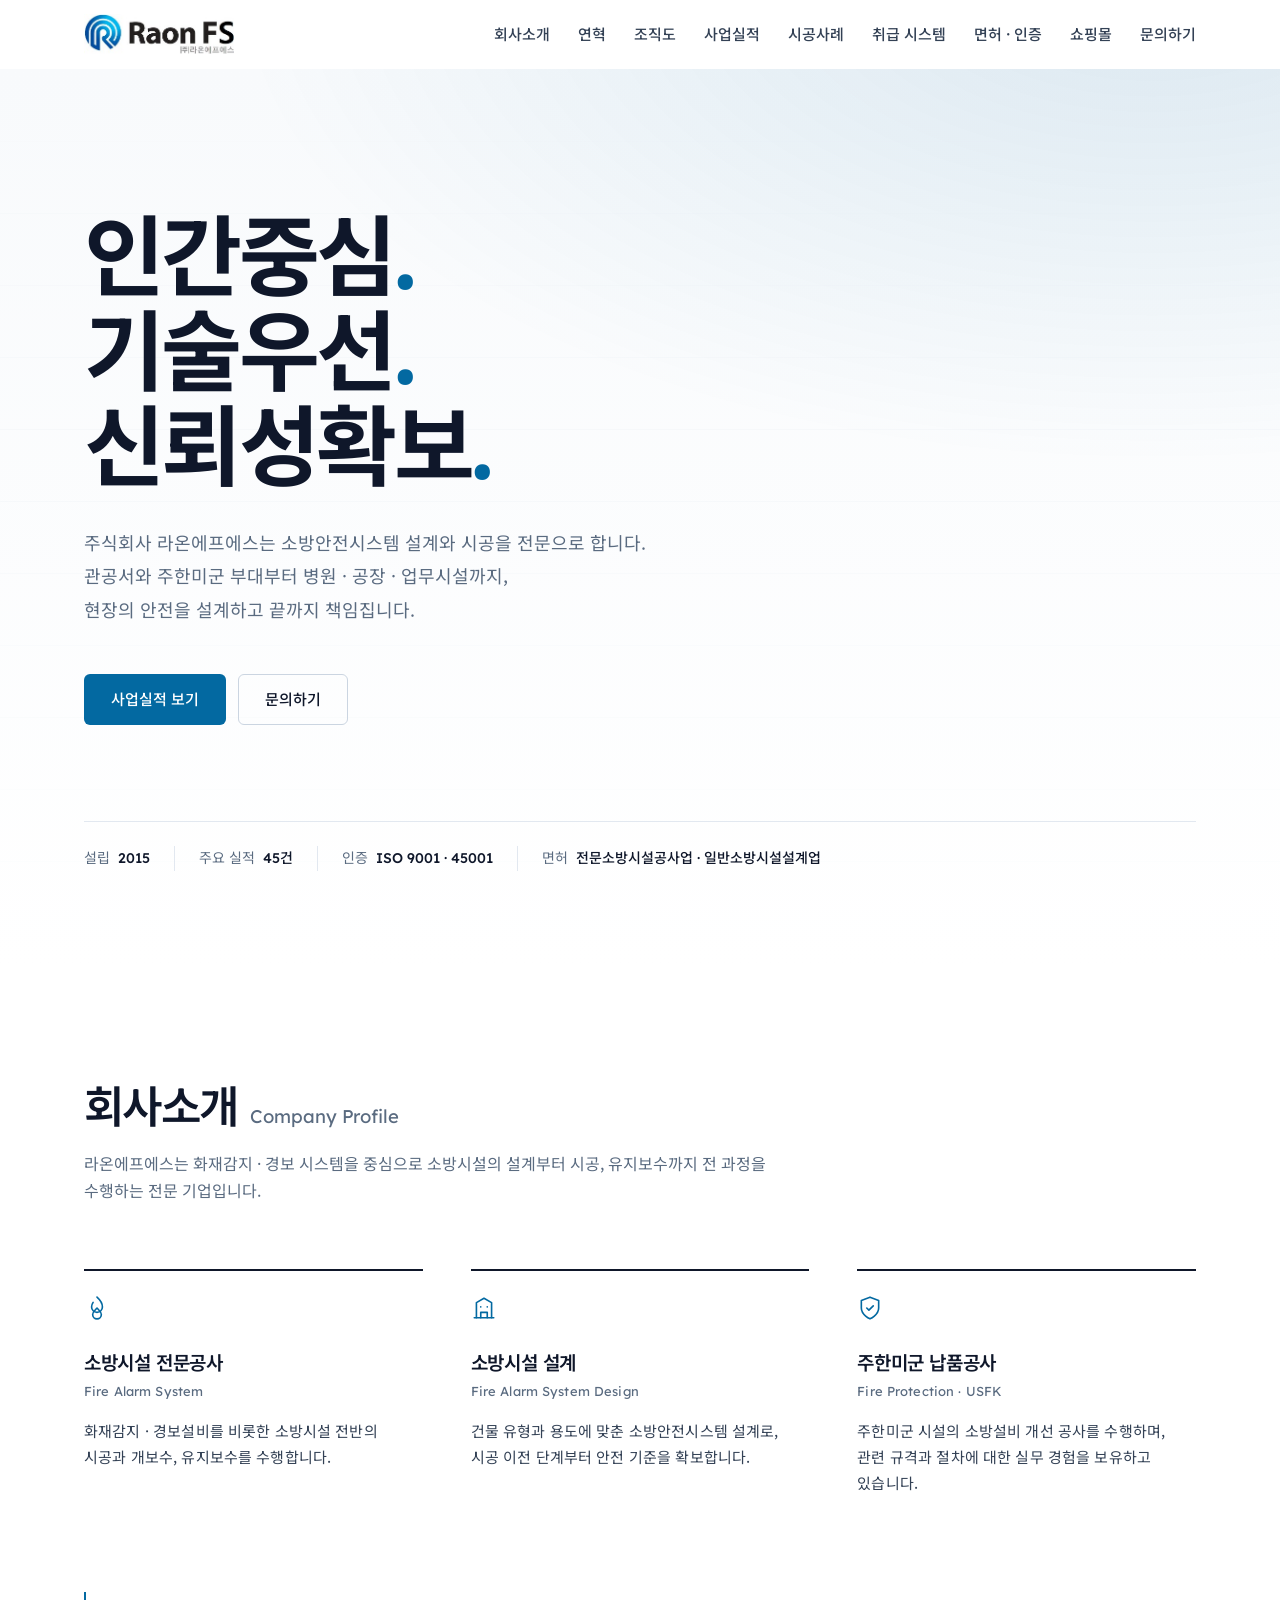
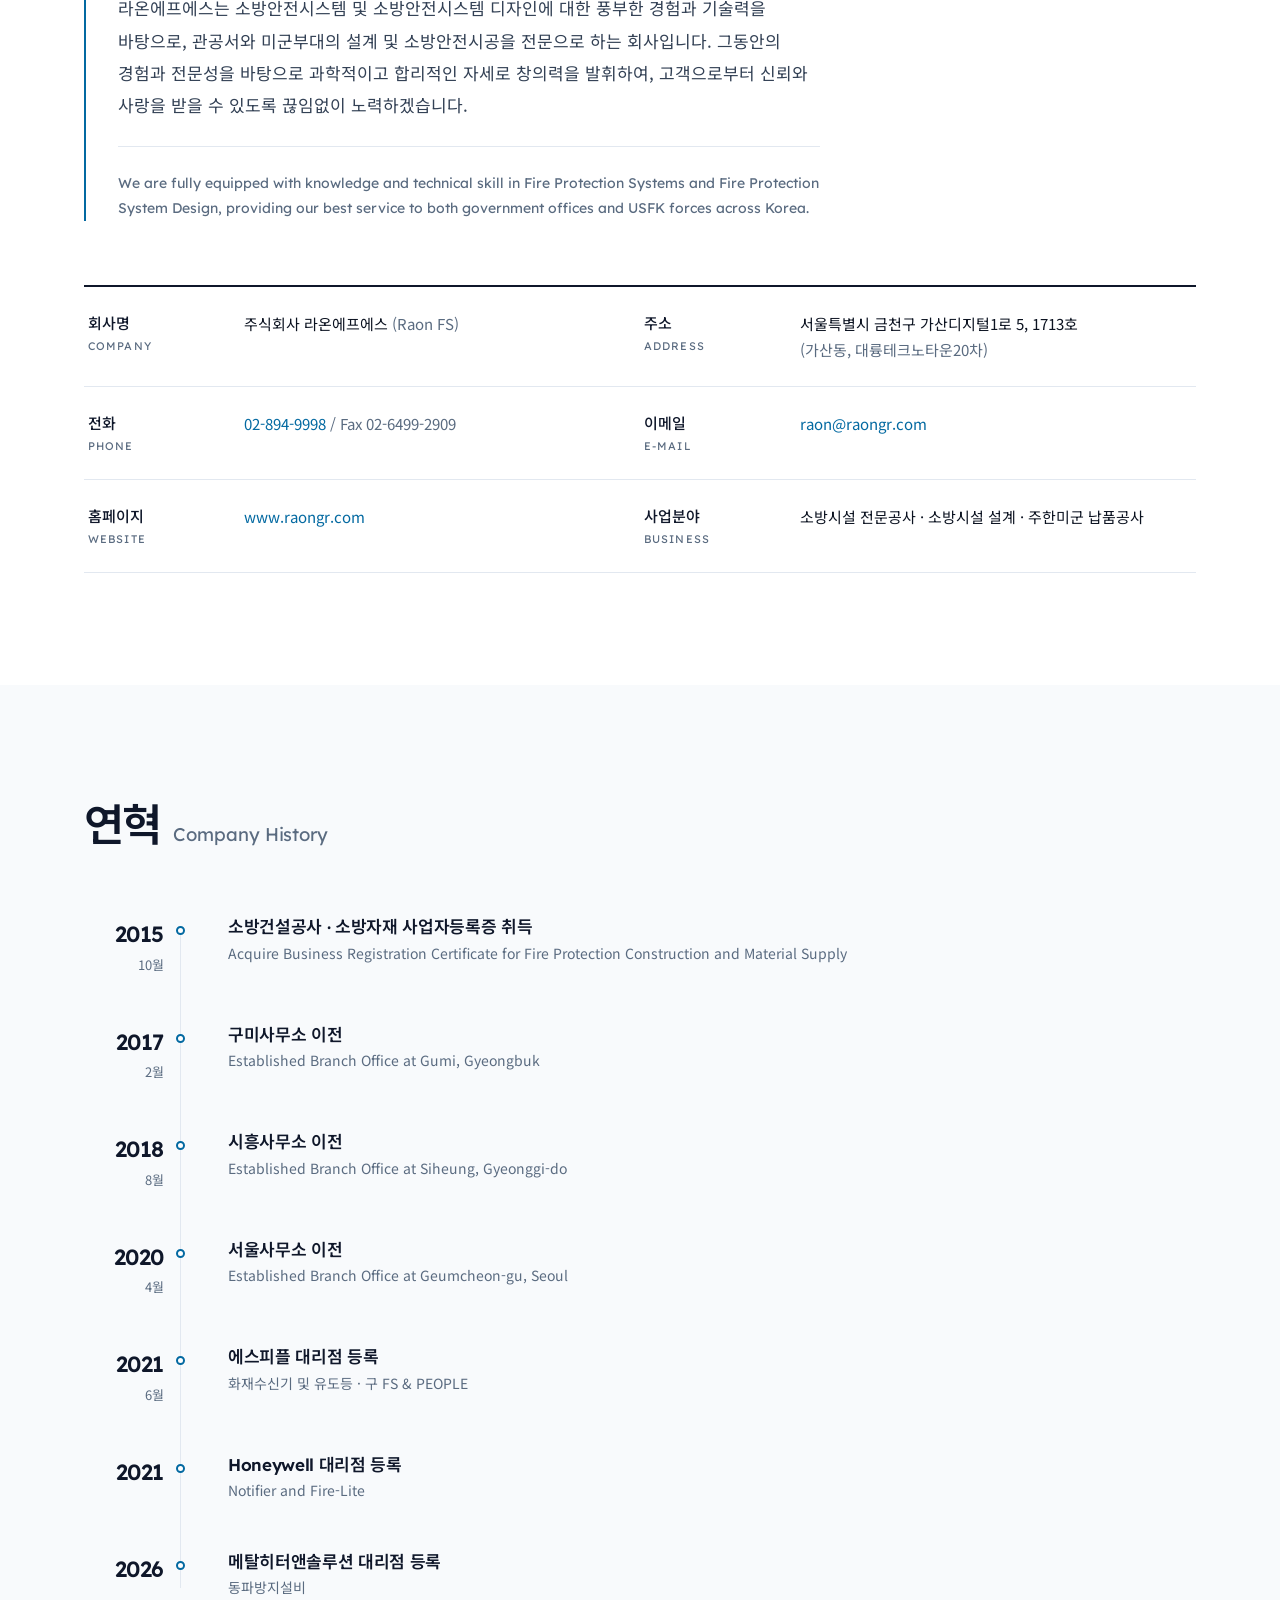
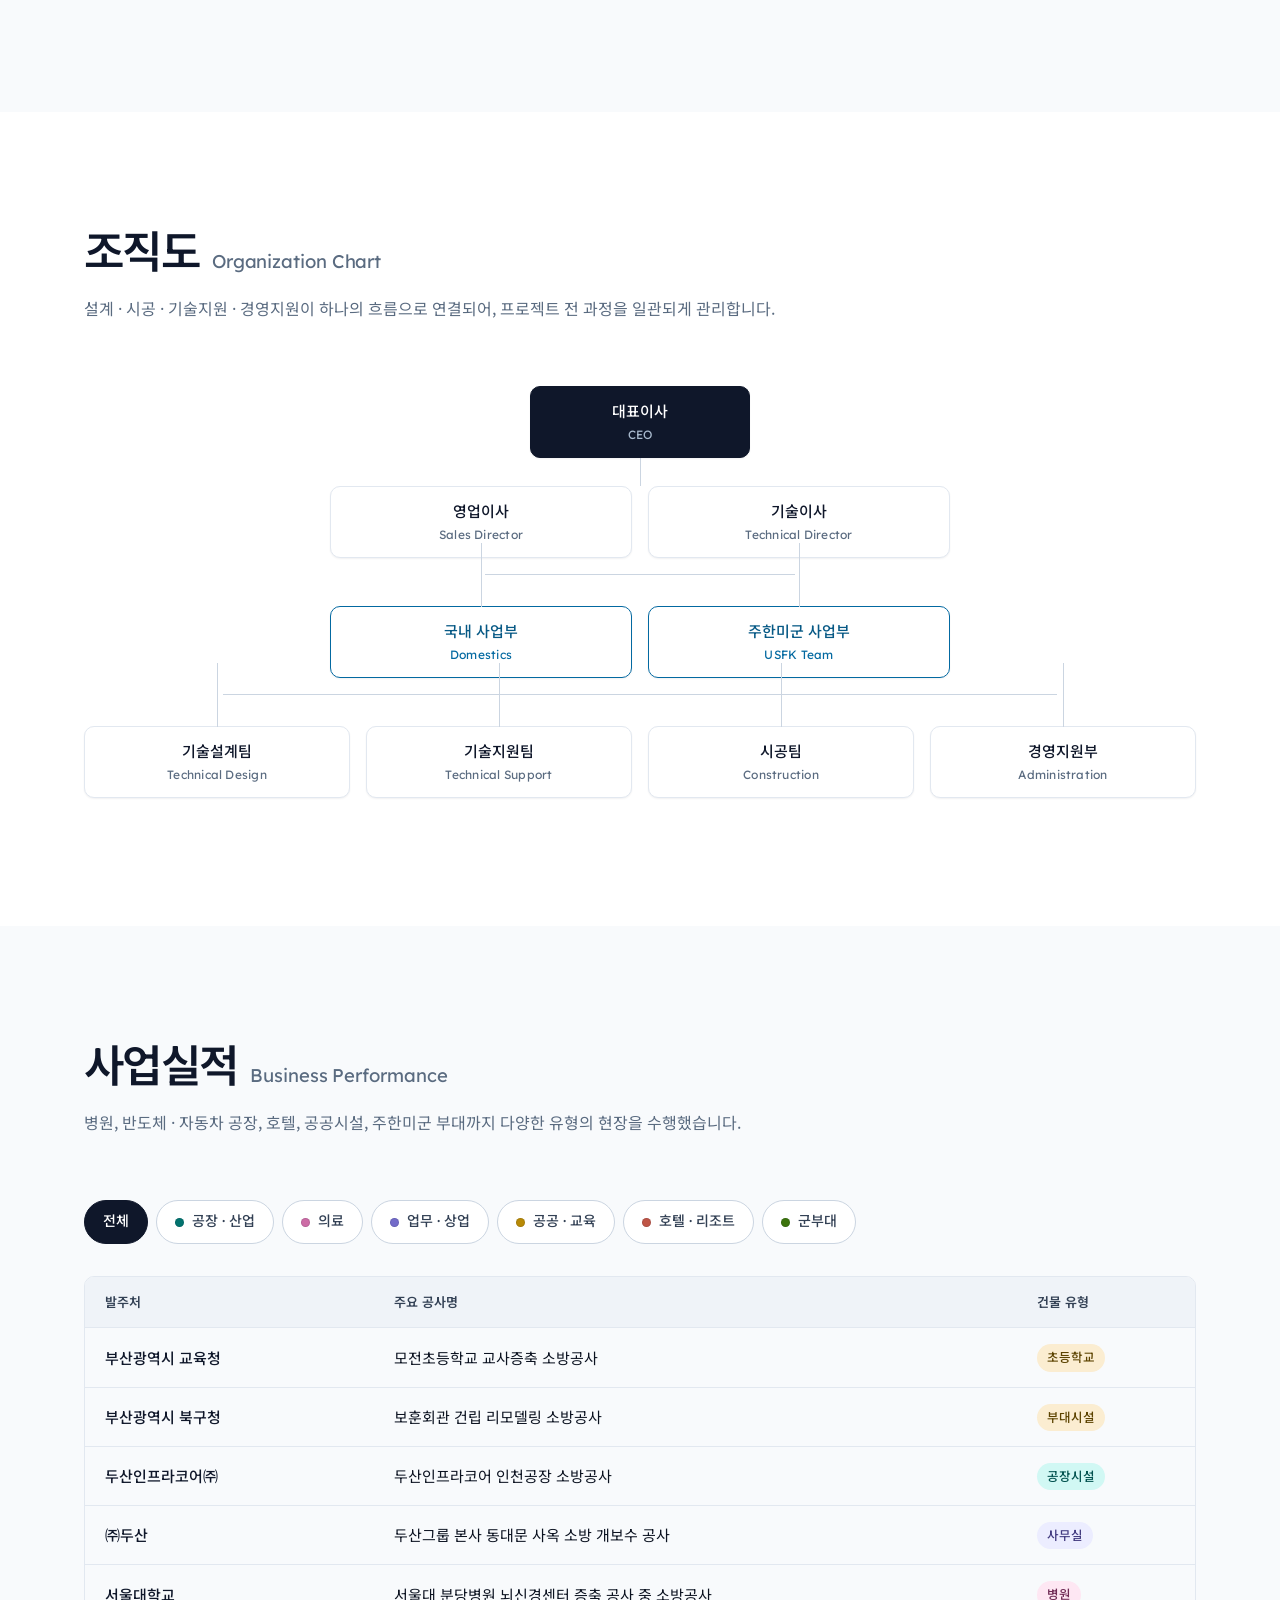
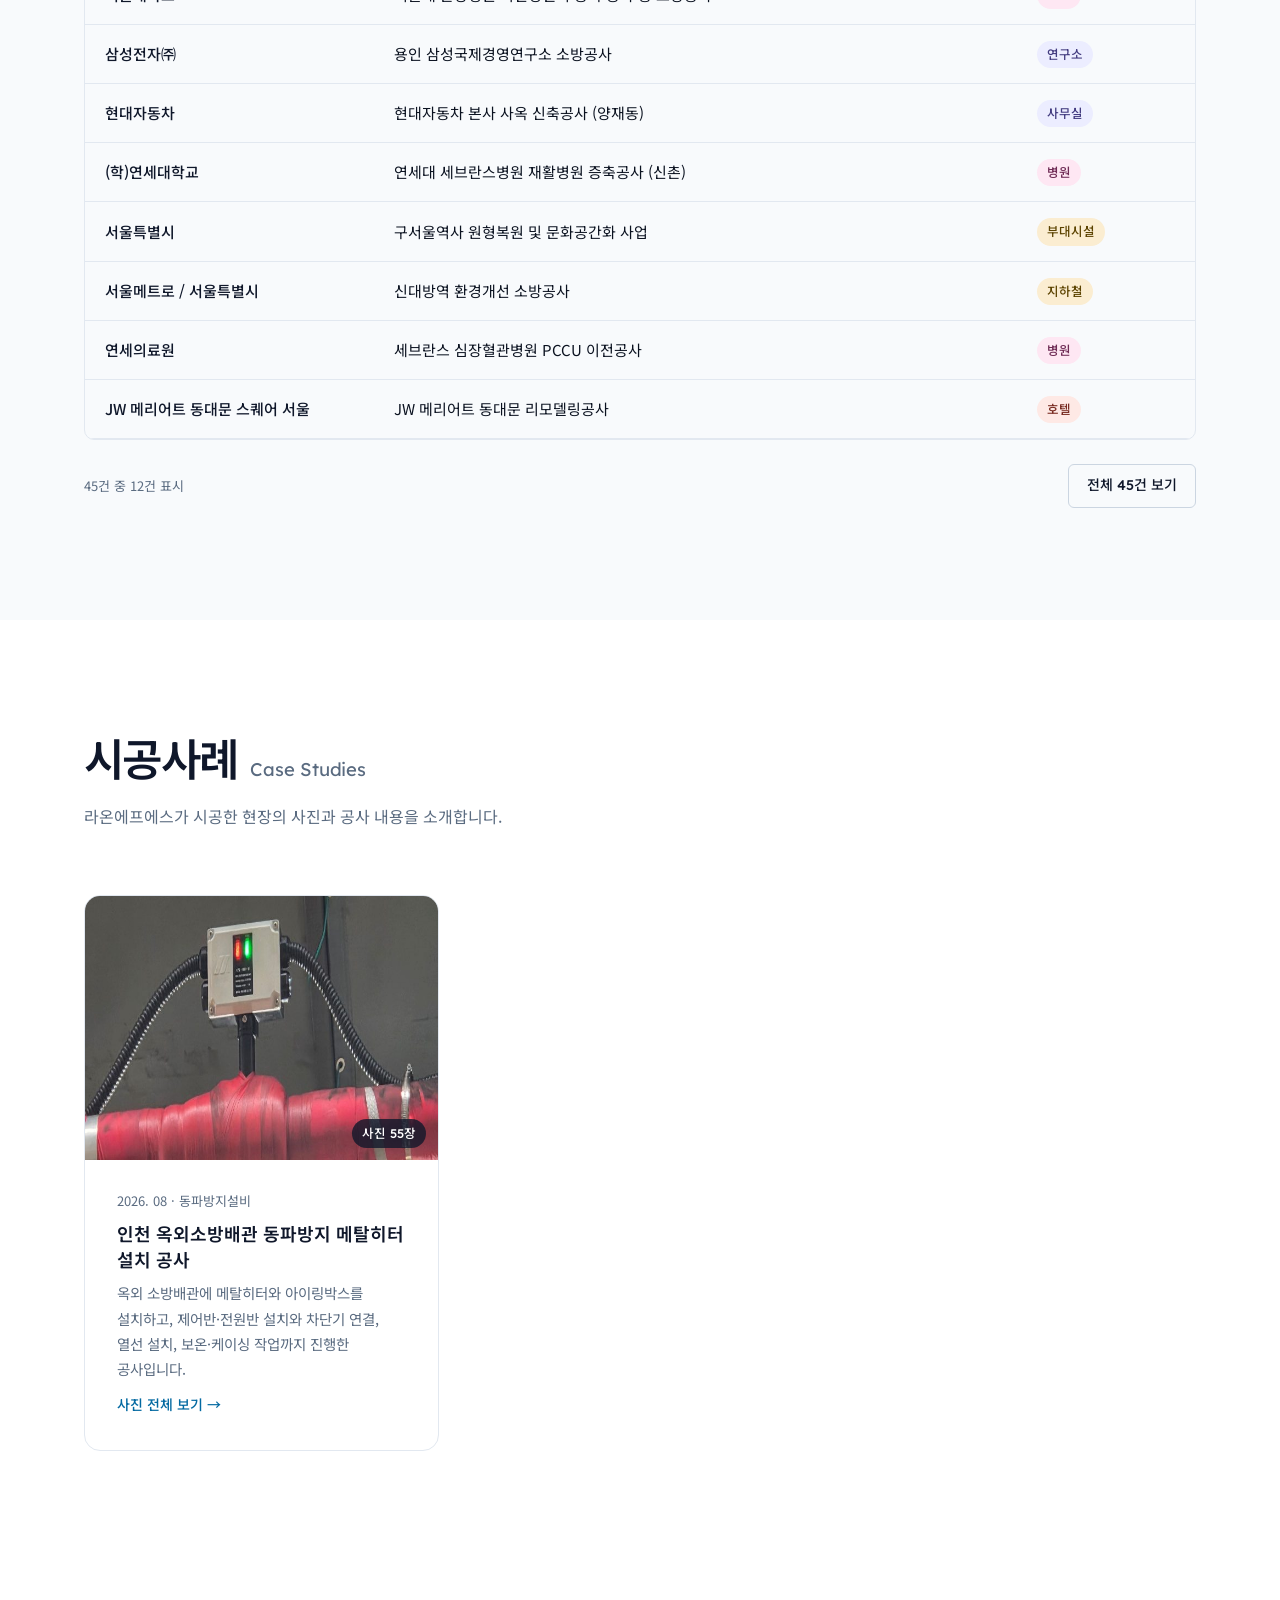
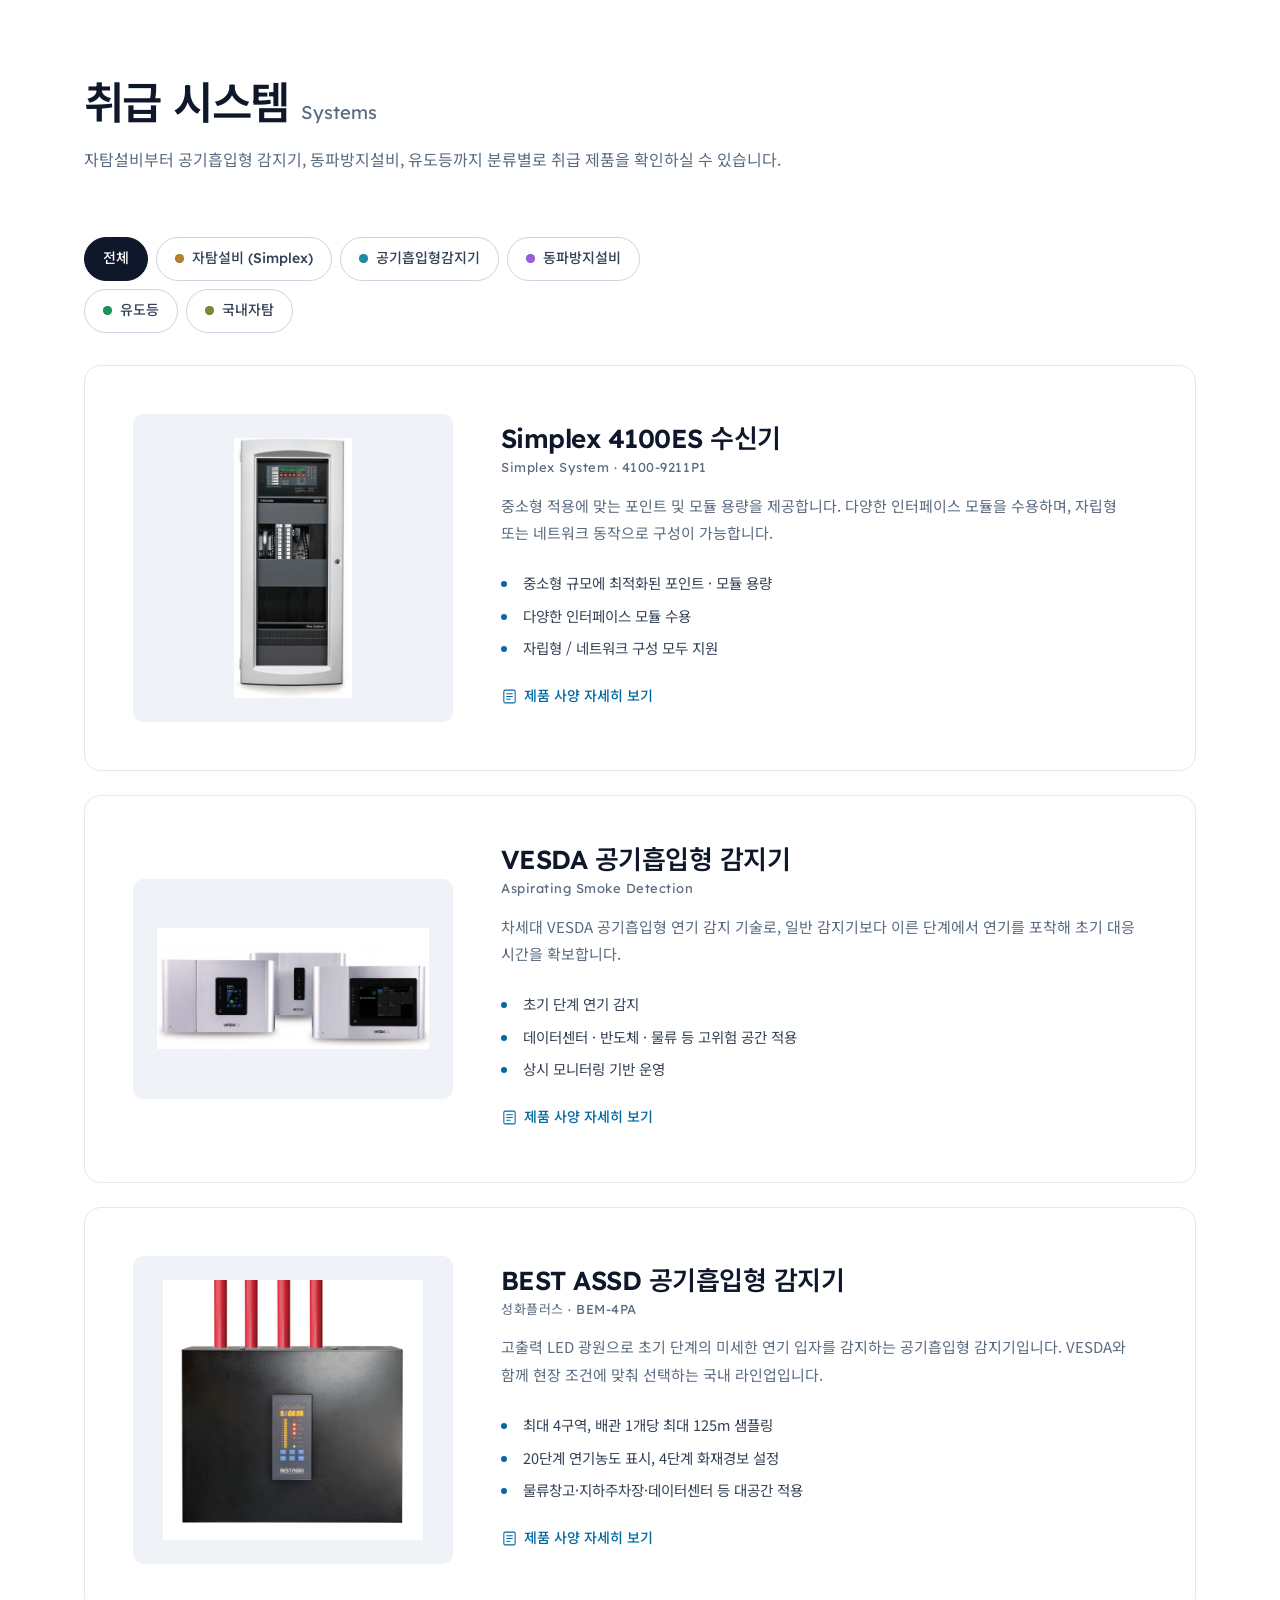
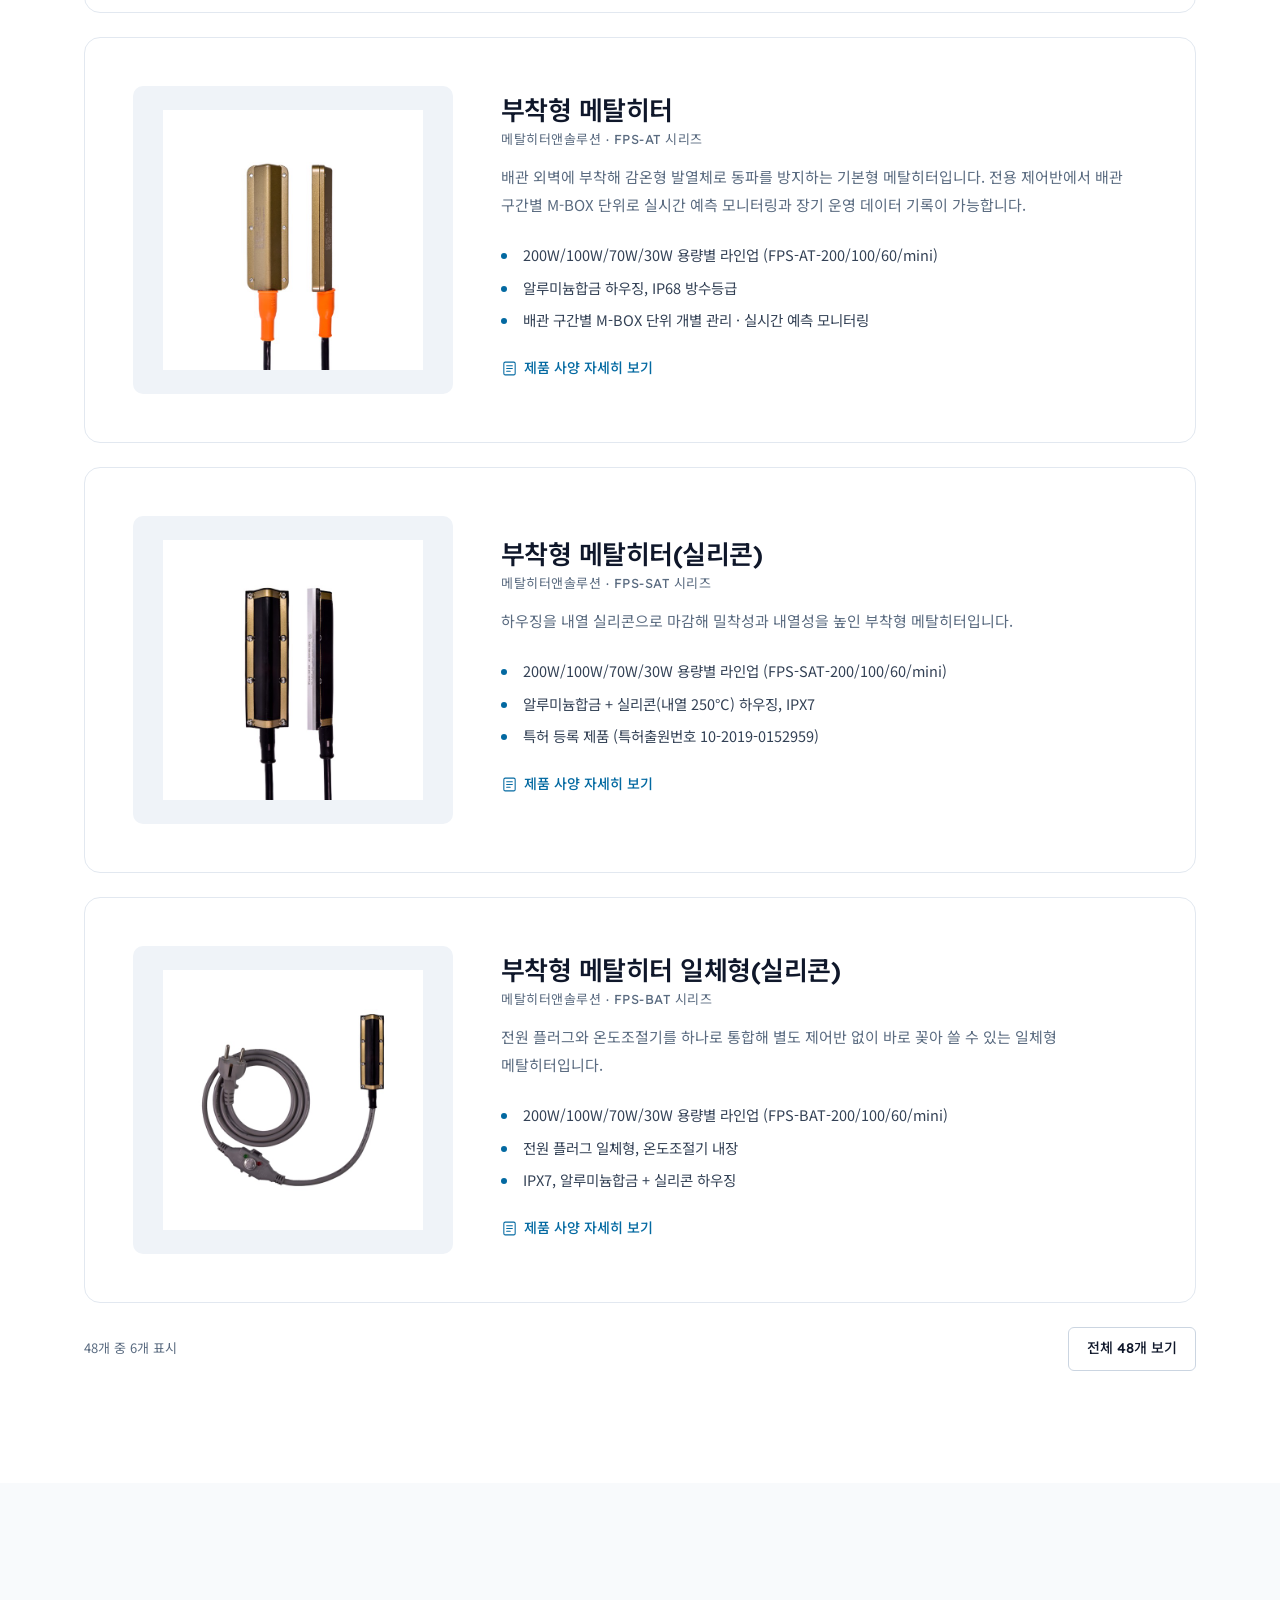
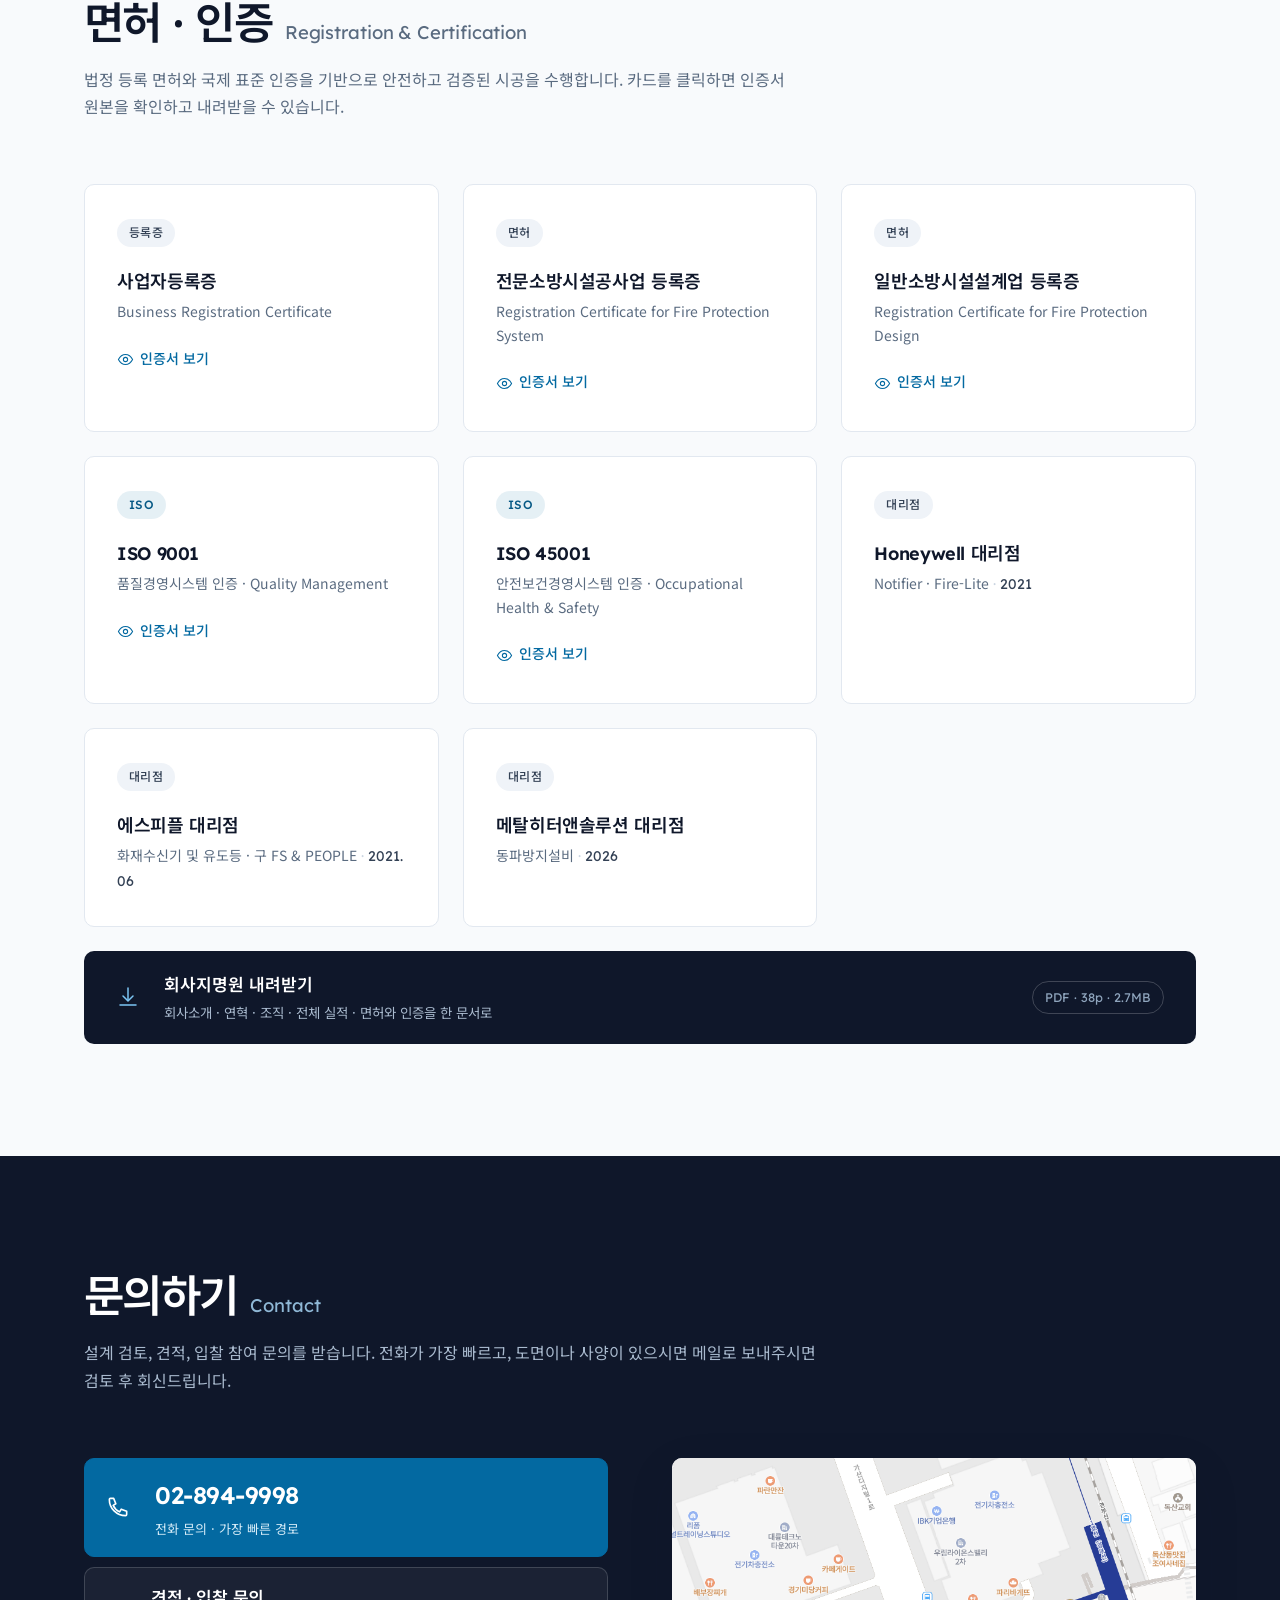
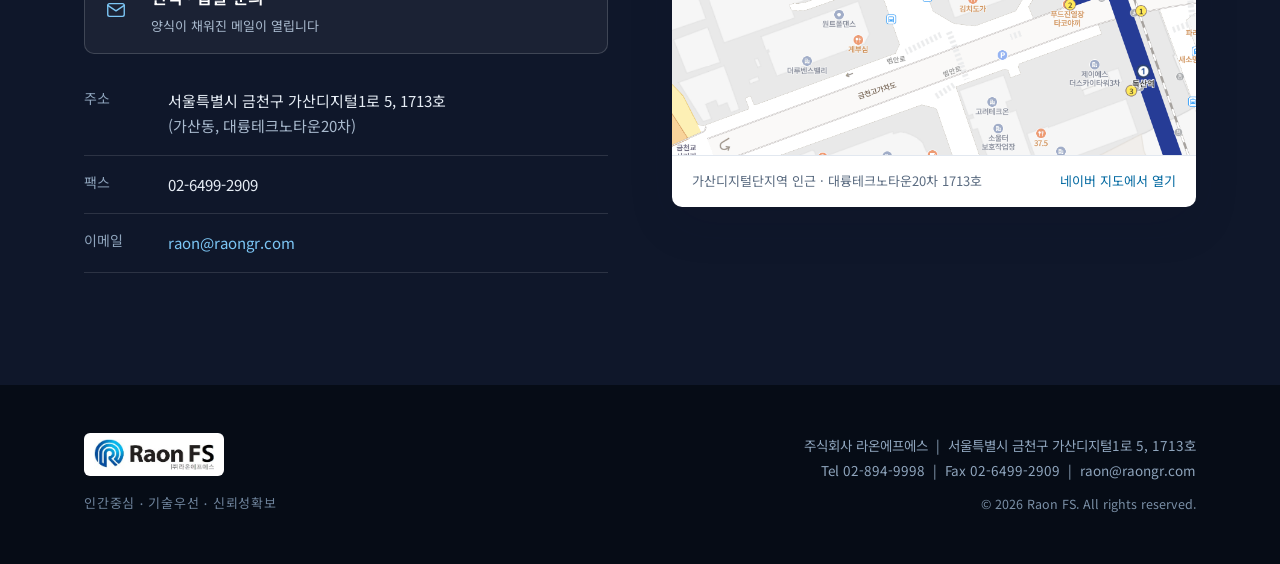
<file: index.html>
<!DOCTYPE html>
<html lang="ko">
<head>
<script>document.documentElement.className += ' js';</script>
<meta charset="UTF-8">
<meta name="viewport" content="width=device-width, initial-scale=1">
<meta name="color-scheme" content="light">
<title>라온에프에스 | 소방시설 전문공사 · 주한미군 납품 및 공사</title>
<meta name="description" content="관공서부터 주한미군, 병원, 공장까지. 소방시설 시공 전문기업 라온에프에스.">

<!-- 네이버 서치어드바이저 사이트 소유확인 — 지우면 소유 확인이 풀립니다 -->
<meta name="naver-site-verification" content="142e8c59c2f362d258a15902e219ab5804020e47" />

<link rel="canonical" href="https://www.raongr.com/">
<link rel="icon" href="assets/favicon-64.png" sizes="64x64" type="image/png">
<link rel="apple-touch-icon" href="assets/favicon-180.png">

<!-- Vendors get forwarded by pasting the link into KakaoTalk or email.
     og:image must be an absolute URL — crawlers do not resolve relative paths. -->
<meta property="og:type" content="website">
<meta property="og:site_name" content="주식회사 라온에프에스">
<meta property="og:title" content="라온에프에스 | 소방시설 전문공사 · 주한미군 납품 및 공사">
<meta property="og:description" content="관공서부터 주한미군, 병원, 공장까지. 소방시설 시공 전문기업 라온에프에스.">
<meta property="og:url" content="https://www.raongr.com/">
<meta property="og:image" content="https://www.raongr.com/assets/og-image.jpg">
<meta property="og:image:width" content="1200">
<meta property="og:image:height" content="630">
<meta property="og:image:alt" content="라온에프에스 — 인간중심 · 기술우선 · 신뢰성확보">
<meta property="og:locale" content="ko_KR">
<meta name="twitter:card" content="summary_large_image">

<link rel="preconnect" href="https://fonts.googleapis.com">
<link rel="preconnect" href="https://fonts.gstatic.com" crossorigin>
<link href="https://fonts.googleapis.com/css2?family=Lexend:wght@300;400;500;600;700&family=Noto+Sans+KR:wght@300;400;500;700&display=swap" rel="stylesheet">
<!-- ?v= bumps the cached CSS/JS immediately on deploy — raise it (date+letter)
     whenever css/style.css or js/main.js changes, so visitors don't wait
     out the 24h cache in netlify.toml. -->
<link rel="stylesheet" href="css/style.css?v=20261123b">

<script type="application/ld+json">
{
  "@context": "https://schema.org",
  "@type": "LocalBusiness",
  "name": "주식회사 라온에프에스",
  "alternateName": "Raon FS",
  "description": "소방안전시스템 설계와 시공을 전문으로 하는 기업. 소방시설 전문공사, 소방시설 설계, 주한미군 납품공사.",
  "foundingDate": "2015-10",
  "telephone": "+82-2-894-9998",
  "faxNumber": "+82-2-6499-2909",
  "email": "raon@raongr.com",
  "url": "https://www.raongr.com",
  "address": {
    "@type": "PostalAddress",
    "streetAddress": "가산디지털1로 5, 1713호 (가산동, 대륭테크노타운20차)",
    "addressLocality": "금천구",
    "addressRegion": "서울특별시",
    "addressCountry": "KR"
  },
  "hasCredential": [
    { "@type": "EducationalOccupationalCredential", "name": "ISO 9001:2015 품질경영시스템", "identifier": "QI377924", "recognizedBy": { "@type": "Organization", "name": "ICR" }, "validFrom": "2026-08-06", "expires": "2029-08-28" },
    { "@type": "EducationalOccupationalCredential", "name": "ISO 45001:2018 안전보건경영시스템", "identifier": "OHI189324", "recognizedBy": { "@type": "Organization", "name": "ICR" }, "validFrom": "2026-08-06", "expires": "2029-08-28" },
    { "@type": "EducationalOccupationalCredential", "name": "전문소방시설공사업 등록증", "identifier": "2017-02-00108" },
    { "@type": "EducationalOccupationalCredential", "name": "일반소방시설설계업 등록증", "identifier": "2022-01-00065" }
  ]
}
</script>
</head>
<body>

<a class="skip-link" href="#main">본문 바로가기</a>

<header class="site-header" id="siteHeader">
  <div class="container header-inner">
    <a class="brand" href="#top">
      <img src="assets/logo.jpg" alt="라온에프에스" width="313" height="83">
    </a>

    <nav class="nav" id="nav" aria-label="주요 메뉴">
      <a href="#about">회사소개</a>
      <a href="#history">연혁</a>
      <a href="#organization">조직도</a>
      <a href="#works">사업실적</a>
      <a href="#cases">시공사례</a>
      <a href="#systems">취급 시스템</a>
      <a href="#credentials">면허 · 인증</a>
      <a href="https://raonfstore.com/" target="_blank" rel="noopener">쇼핑몰</a>
      <a href="#contact">문의하기</a>
      <a class="nav-cta" href="tel:+8228949998">02-894-9998 로 전화하기</a>
    </nav>

    <button class="nav-toggle" id="navToggle" aria-label="메뉴 열기" aria-expanded="false" aria-controls="nav">
      <span></span><span></span><span></span>
    </button>
  </div>
  <div class="nav-backdrop" id="navBackdrop" hidden></div>
</header>

<!-- Below 900px the menu collapses into the drawer, so contact lives here instead. -->
<div class="callbar" id="callbar">
  <a class="callbar-call" href="tel:+8228949998">
    <svg viewBox="0 0 24 24" fill="none" stroke="currentColor" stroke-width="1.6" stroke-linecap="round" stroke-linejoin="round" aria-hidden="true"><path d="M4 5c0-.6.4-1 1-1h3l2 5-2.5 1.5a12 12 0 0 0 6 6L15 14l5 2v3c0 .6-.4 1-1 1A15 15 0 0 1 4 5Z"/></svg>
    전화 문의
  </a>
  <a class="callbar-alt" href="#contact">문의 방법 보기</a>
</div>

<main id="main">

  <!-- HERO -->
  <section class="hero" id="top">
    <div class="container hero-inner">
      <h1 class="hero-title">
        인간중심<span class="dot">.</span><br>
        기술우선<span class="dot">.</span><br>
        신뢰성확보<span class="dot">.</span>
      </h1>
      <p class="hero-lead">
        주식회사 라온에프에스는 소방안전시스템 설계와 시공을 전문으로 합니다.<br>
        관공서와 주한미군 부대부터 병원 · 공장 · 업무시설까지,<br>
        현장의 안전을 설계하고 끝까지 책임집니다.
      </p>
      <div class="hero-actions">
        <a class="btn btn-primary" href="#works">사업실적 보기</a>
        <a class="btn btn-ghost" href="#contact">문의하기</a>
      </div>

      <ul class="hero-facts">
        <li><span>설립</span> <b>2015</b></li>
        <li><span>주요 실적</span> <b>45건</b></li>
        <li><span>인증</span> <b>ISO 9001 · 45001</b></li>
        <li><span>면허</span> <b>전문소방시설공사업 · 일반소방시설설계업</b></li>
      </ul>
    </div>
  </section>

  <!-- ABOUT -->
  <section class="section" id="about">
    <div class="container">
      <header class="section-head reveal">
        <h2 class="section-title">회사소개 <span class="en">Company Profile</span></h2>
        <p class="section-desc">
          라온에프에스는 화재감지 · 경보 시스템을 중심으로 소방시설의 설계부터 시공,
          유지보수까지 전 과정을 수행하는 전문 기업입니다.
        </p>
      </header>

      <div class="fields">
        <article class="field-card">
          <svg class="icon" viewBox="0 0 24 24" fill="none" stroke="currentColor" stroke-width="1.5" stroke-linecap="round" stroke-linejoin="round" aria-hidden="true"><path d="M12 2s5 4.5 5 9a5 5 0 0 1-10 0c0-1.6.6-3 1.4-4.2"/><path d="M12 22a4 4 0 0 0 4-4c0-2.2-2-3.6-4-6-2 2.4-4 3.8-4 6a4 4 0 0 0 4 4Z"/></svg>
          <h3>소방시설 전문공사</h3>
          <p>Fire Alarm System</p>
          <p class="field-body">화재감지 · 경보설비를 비롯한 소방시설 전반의 시공과 개보수, 유지보수를 수행합니다.</p>
        </article>

        <article class="field-card">
          <svg class="icon" viewBox="0 0 24 24" fill="none" stroke="currentColor" stroke-width="1.5" stroke-linecap="round" stroke-linejoin="round" aria-hidden="true"><path d="M3 21h18"/><path d="M5 21V7l7-4 7 4v14"/><path d="M9 21v-5h6v5"/><path d="M9 11h.01M15 11h.01"/></svg>
          <h3>소방시설 설계</h3>
          <p>Fire Alarm System Design</p>
          <p class="field-body">건물 유형과 용도에 맞춘 소방안전시스템 설계로, 시공 이전 단계부터 안전 기준을 확보합니다.</p>
        </article>

        <article class="field-card">
          <svg class="icon" viewBox="0 0 24 24" fill="none" stroke="currentColor" stroke-width="1.5" stroke-linecap="round" stroke-linejoin="round" aria-hidden="true"><path d="M12 22s8-3.6 8-10V5l-8-3-8 3v7c0 6.4 8 10 8 10Z"/><path d="m9 12 2 2 4-4"/></svg>
          <h3>주한미군 납품공사</h3>
          <p>Fire Protection · USFK</p>
          <p class="field-body">주한미군 시설의 소방설비 개선 공사를 수행하며, 관련 규격과 절차에 대한 실무 경험을 보유하고 있습니다.</p>
        </article>
      </div>

      <div class="about-statement reveal">
        <p>라온에프에스는 소방안전시스템 및 소방안전시스템 디자인에 대한 풍부한 경험과 기술력을 바탕으로, 관공서와 미군부대의 설계 및 소방안전시공을 전문으로 하는 회사입니다. 그동안의 경험과 전문성을 바탕으로 과학적이고 합리적인 자세로 창의력을 발휘하여, 고객으로부터 신뢰와 사랑을 받을 수 있도록 끊임없이 노력하겠습니다.</p>
        <p class="about-statement-en">We are fully equipped with knowledge and technical skill in Fire Protection Systems and Fire Protection System Design, providing our best service to both government offices and USFK forces across Korea.</p>
      </div>

      <div class="profile reveal">
        <dl class="profile-list">
          <div class="profile-row">
            <dt>회사명 <span>Company</span></dt>
            <dd>주식회사 라온에프에스 <span class="muted">(Raon FS)</span></dd>
          </div>
          <div class="profile-row">
            <dt>주소 <span>Address</span></dt>
            <dd>서울특별시 금천구 가산디지털1로 5, 1713호<br><span class="muted">(가산동, 대륭테크노타운20차)</span></dd>
          </div>
          <div class="profile-row">
            <dt>전화 <span>Phone</span></dt>
            <dd><a href="tel:+8228949998">02-894-9998</a> <span class="muted">/ Fax 02-6499-2909</span></dd>
          </div>
          <div class="profile-row">
            <dt>이메일 <span>E-mail</span></dt>
            <dd><a href="mailto:raon@raongr.com">raon@raongr.com</a></dd>
          </div>
          <div class="profile-row">
            <dt>홈페이지 <span>Website</span></dt>
            <dd><a href="https://www.raongr.com" target="_blank" rel="noopener">www.raongr.com</a></dd>
          </div>
          <div class="profile-row">
            <dt>사업분야 <span>Business</span></dt>
            <dd>소방시설 전문공사 · 소방시설 설계 · 주한미군 납품공사</dd>
          </div>
        </dl>
      </div>
    </div>
  </section>

  <!-- HISTORY -->
  <section class="section section-muted" id="history">
    <div class="container">
      <header class="section-head reveal">
        <h2 class="section-title">연혁 <span class="en">Company History</span></h2>
      </header>

      <ol class="timeline">
        <li>
          <div class="tl-date"><span class="tl-year">2015</span><span class="tl-month">10월</span></div>
          <div class="tl-body">
            <h3>소방건설공사 · 소방자재 사업자등록증 취득</h3>
            <p>Acquire Business Registration Certificate for Fire Protection Construction and Material Supply</p>
          </div>
        </li>
        <li>
          <div class="tl-date"><span class="tl-year">2017</span><span class="tl-month">2월</span></div>
          <div class="tl-body">
            <h3>구미사무소 이전</h3>
            <p>Established Branch Office at Gumi, Gyeongbuk</p>
          </div>
        </li>
        <li>
          <div class="tl-date"><span class="tl-year">2018</span><span class="tl-month">8월</span></div>
          <div class="tl-body">
            <h3>시흥사무소 이전</h3>
            <p>Established Branch Office at Siheung, Gyeonggi-do</p>
          </div>
        </li>
        <li>
          <div class="tl-date"><span class="tl-year">2020</span><span class="tl-month">4월</span></div>
          <div class="tl-body">
            <h3>서울사무소 이전</h3>
            <p>Established Branch Office at Geumcheon-gu, Seoul</p>
          </div>
        </li>
        <li>
          <div class="tl-date"><span class="tl-year">2021</span><span class="tl-month">6월</span></div>
          <div class="tl-body">
            <h3>에스피플 대리점 등록</h3>
            <p>화재수신기 및 유도등 · 구 FS &amp; PEOPLE</p>
          </div>
        </li>
        <li>
          <div class="tl-date"><span class="tl-year">2021</span><span class="tl-month"></span></div>
          <div class="tl-body">
            <h3>Honeywell 대리점 등록</h3>
            <p>Notifier and Fire-Lite</p>
          </div>
        </li>
        <li>
          <div class="tl-date"><span class="tl-year">2026</span><span class="tl-month"></span></div>
          <div class="tl-body">
            <h3>메탈히터앤솔루션 대리점 등록</h3>
            <p>동파방지설비</p>
          </div>
        </li>
      </ol>
    </div>
  </section>

  <!-- ORGANIZATION -->
  <section class="section" id="organization">
    <div class="container">
      <header class="section-head reveal">
        <h2 class="section-title">조직도 <span class="en">Organization Chart</span></h2>
        <p class="section-desc">설계 · 시공 · 기술지원 · 경영지원이 하나의 흐름으로 연결되어, 프로젝트 전 과정을 일관되게 관리합니다.</p>
      </header>

      <div class="org reveal">
        <div class="org-top">
          <div class="org-node org-ceo">대표이사<span>CEO</span></div>
        </div>
        <div class="org-connector" aria-hidden="true"></div>

        <div class="org-row org-directors">
          <div class="org-node">영업이사<span>Sales Director</span></div>
          <div class="org-node">기술이사<span>Technical Director</span></div>
        </div>

        <div class="org-row org-divisions">
          <div class="org-node org-accent">국내 사업부<span>Domestics</span></div>
          <div class="org-node org-accent">주한미군 사업부<span>USFK Team</span></div>
        </div>

        <div class="org-row org-teams">
          <div class="org-node">기술설계팀<span>Technical Design</span></div>
          <div class="org-node">기술지원팀<span>Technical Support</span></div>
          <div class="org-node">시공팀<span>Construction</span></div>
          <div class="org-node">경영지원부<span>Administration</span></div>
        </div>
      </div>
    </div>
  </section>

  <!-- WORKS -->
  <section class="section section-muted" id="works">
    <div class="container">
      <header class="section-head reveal">
        <h2 class="section-title">사업실적 <span class="en">Business Performance</span></h2>
        <p class="section-desc">병원, 반도체 · 자동차 공장, 호텔, 공공시설, 주한미군 부대까지 다양한 유형의 현장을 수행했습니다.</p>
      </header>

      <!-- radiogroup, not toggle buttons: the filters are mutually exclusive. -->
      <div class="filters reveal" role="radiogroup" aria-label="실적 분야 필터">
        <button class="chip is-active" data-filter="all">전체</button>
        <button class="chip" data-filter="industrial">공장 · 산업</button>
        <button class="chip" data-filter="medical">의료</button>
        <button class="chip" data-filter="office">업무 · 상업</button>
        <button class="chip" data-filter="public">공공 · 교육</button>
        <button class="chip" data-filter="hotel">호텔 · 리조트</button>
        <button class="chip" data-filter="military">군부대</button>
      </div>

      <div class="table-wrap reveal">
        <table class="works-table">
          <caption class="sr-only">라온에프에스 주요 공사 실적</caption>
          <thead>
            <tr>
              <th scope="col" class="col-client">발주처</th>
              <th scope="col" class="col-project">주요 공사명</th>
              <th scope="col" class="col-type">건물 유형</th>
            </tr>
            <!-- data-label drives the stacked-card layout below 768px -->

          </thead>
          <tbody id="worksBody">
            <tr data-cat="public"><td data-label="발주처">부산광역시 교육청</td><td data-label="주요 공사명">모전초등학교 교사증축 소방공사</td><td data-label="건물 유형"><span class="tag">초등학교</span></td></tr>
            <tr data-cat="public"><td data-label="발주처">부산광역시 북구청</td><td data-label="주요 공사명">보훈회관 건립 리모델링 소방공사</td><td data-label="건물 유형"><span class="tag">부대시설</span></td></tr>
            <tr data-cat="industrial"><td data-label="발주처">두산인프라코어㈜</td><td data-label="주요 공사명">두산인프라코어 인천공장 소방공사</td><td data-label="건물 유형"><span class="tag">공장시설</span></td></tr>
            <tr data-cat="office"><td data-label="발주처">㈜두산</td><td data-label="주요 공사명">두산그룹 본사 동대문 사옥 소방 개보수 공사</td><td data-label="건물 유형"><span class="tag">사무실</span></td></tr>
            <tr data-cat="medical"><td data-label="발주처">서울대학교</td><td data-label="주요 공사명">서울대 분당병원 뇌신경센터 증축 공사 중 소방공사</td><td data-label="건물 유형"><span class="tag">병원</span></td></tr>
            <tr data-cat="office"><td data-label="발주처">삼성전자㈜</td><td data-label="주요 공사명">용인 삼성국제경영연구소 소방공사</td><td data-label="건물 유형"><span class="tag">연구소</span></td></tr>
            <tr data-cat="office"><td data-label="발주처">현대자동차</td><td data-label="주요 공사명">현대자동차 본사 사옥 신축공사 (양재동)</td><td data-label="건물 유형"><span class="tag">사무실</span></td></tr>
            <tr data-cat="medical"><td data-label="발주처">(학)연세대학교</td><td data-label="주요 공사명">연세대 세브란스병원 재활병원 증축공사 (신촌)</td><td data-label="건물 유형"><span class="tag">병원</span></td></tr>
            <tr data-cat="public"><td data-label="발주처">서울특별시</td><td data-label="주요 공사명">구서울역사 원형복원 및 문화공간화 사업</td><td data-label="건물 유형"><span class="tag">부대시설</span></td></tr>
            <tr data-cat="public"><td data-label="발주처">서울메트로 / 서울특별시</td><td data-label="주요 공사명">신대방역 환경개선 소방공사</td><td data-label="건물 유형"><span class="tag">지하철</span></td></tr>

            <tr data-cat="medical"><td data-label="발주처">연세의료원</td><td data-label="주요 공사명">세브란스 심장혈관병원 PCCU 이전공사</td><td data-label="건물 유형"><span class="tag">병원</span></td></tr>
            <tr data-cat="hotel"><td data-label="발주처">JW 메리어트 동대문 스퀘어 서울</td><td data-label="주요 공사명">JW 메리어트 동대문 리모델링공사</td><td data-label="건물 유형"><span class="tag">호텔</span></td></tr>
            <tr data-cat="office"><td data-label="발주처">국보디자인</td><td data-label="주요 공사명">NH투자증권 입주개선 공사</td><td data-label="건물 유형"><span class="tag">업무시설</span></td></tr>
            <tr data-cat="hotel"><td data-label="발주처">에이치디씨리조트</td><td data-label="주요 공사명">원주 오크밸리 빌리지센터 바운스 트램펄린 소방설비공사</td><td data-label="건물 유형"><span class="tag">리조트</span></td></tr>
            <tr data-cat="industrial"><td data-label="발주처">르노삼성자동차</td><td data-label="주요 공사명">르노삼성자동차 범퍼공장 외 소방시설 보완작업</td><td data-label="건물 유형"><span class="tag">공장</span></td></tr>
            <tr data-cat="industrial"><td data-label="발주처">두산인프라코어</td><td data-label="주요 공사명">두산인프라코어 인천공장 외 영선성 소방공사</td><td data-label="건물 유형"><span class="tag">공장</span></td></tr>
            <tr data-cat="office"><td data-label="발주처">국보디자인</td><td data-label="주요 공사명">기아자동차 가양지점 리노베이션 공사</td><td data-label="건물 유형"><span class="tag">판매시설</span></td></tr>
            <tr data-cat="office"><td data-label="발주처">한국마사회</td><td data-label="주요 공사명">과천경마공원 해피빌 리모델링 소방공사</td><td data-label="건물 유형"><span class="tag">업무시설</span></td></tr>
            <tr data-cat="industrial"><td data-label="발주처">두산산업차량㈜</td><td data-label="주요 공사명">두산산업차량 소방시설 개선공사</td><td data-label="건물 유형"><span class="tag">공장</span></td></tr>
            <tr data-cat="industrial"><td data-label="발주처">대한송유관공사</td><td data-label="주요 공사명">판교저유소 건물동 소방설비 보수공사</td><td data-label="건물 유형"><span class="tag">정유시설</span></td></tr>
            <tr data-cat="office"><td data-label="발주처">두산큐벡스</td><td data-label="주요 공사명">동대문 두산타워 업무동 소방시설 보수공사</td><td data-label="건물 유형"><span class="tag">업무시설</span></td></tr>
            <tr data-cat="public"><td data-label="발주처">과기부 우정공무원교육원</td><td data-label="주요 공사명">자동화재탐지설비 유지보수 용역</td><td data-label="건물 유형"><span class="tag">교육시설</span></td></tr>
            <tr data-cat="industrial"><td data-label="발주처">ASE KOREA</td><td data-label="주요 공사명">ASE KOREA 화재수신기 교체공사</td><td data-label="건물 유형"><span class="tag">반도체 공장</span></td></tr>
            <tr data-cat="hotel"><td data-label="발주처">에이치디씨리조트</td><td data-label="주요 공사명">원주 오크밸리 바운스 리뉴얼 추가입점 소방공사</td><td data-label="건물 유형"><span class="tag">리조트</span></td></tr>

            <tr data-cat="military"><td data-label="발주처">크로포스아이엔씨</td><td data-label="주요 공사명">Area 3 Repair S-371 소방시설 개선공사</td><td data-label="건물 유형"><span class="tag">군부대</span></td></tr>
            <tr data-cat="military"><td data-label="발주처">화주종합건설</td><td data-label="주요 공사명">평택 험프리 Repair S-1201 소방시설 개선공사</td><td data-label="건물 유형"><span class="tag">군부대</span></td></tr>
            <tr data-cat="military"><td data-label="발주처">오무전기</td><td data-label="주요 공사명">오산공군 B-940 BT Interface 공사</td><td data-label="건물 유형"><span class="tag">군부대</span></td></tr>
            <tr data-cat="office"><td data-label="발주처">국보디자인</td><td data-label="주요 공사명">NC알파리움 타워 인테리어 공사</td><td data-label="건물 유형"><span class="tag">업무시설</span></td></tr>
            <tr data-cat="office"><td data-label="발주처">국보디자인</td><td data-label="주요 공사명">녹십자홀딩스 목암BLDG 업무시설 리모델링</td><td data-label="건물 유형"><span class="tag">업무시설</span></td></tr>
            <tr data-cat="industrial"><td data-label="발주처">현대두산인프라코어㈜</td><td data-label="주요 공사명">신뢰성센터 소방시설 복구공사</td><td data-label="건물 유형"><span class="tag">공장</span></td></tr>
            <tr data-cat="industrial"><td data-label="발주처">두산산업차량㈜</td><td data-label="주요 공사명">특수감지기(불꽃) 교체공사</td><td data-label="건물 유형"><span class="tag">공장</span></td></tr>
            <tr data-cat="industrial"><td data-label="발주처">켄달스퀘어 전문투자형 사모부동산투자신탁 5호</td><td data-label="주요 공사명">지게차충전실 청정소화설비 설치공사</td><td data-label="건물 유형"><span class="tag">공장</span></td></tr>
            <tr data-cat="industrial"><td data-label="발주처">비테스코테크놀로지코리아 유한책임회사</td><td data-label="주요 공사명">비테스코 이천공장 및 자동화창고 소방시설공사</td><td data-label="건물 유형"><span class="tag">공장</span></td></tr>
            <tr data-cat="industrial"><td data-label="발주처">에이치디현대인프라코어㈜</td><td data-label="주요 공사명">DX508 신규 생산라인 소방공사</td><td data-label="건물 유형"><span class="tag">공장</span></td></tr>
            <tr data-cat="industrial"><td data-label="발주처">ASE KOREA</td><td data-label="주요 공사명">소방시스템 유지보수 공사</td><td data-label="건물 유형"><span class="tag">반도체 제조</span></td></tr>
            <tr data-cat="industrial"><td data-label="발주처">에이치디현대인프라코어㈜</td><td data-label="주요 공사명">DX0508 신규 생산라인 소방공사</td><td data-label="건물 유형"><span class="tag">굴삭기 제조</span></td></tr>
            <tr data-cat="public"><td data-label="발주처">정보통신부 우정공무원 연수원</td><td data-label="주요 공사명">2023년 자동화재탐지설비 유지보수</td><td data-label="건물 유형"><span class="tag">연수시설</span></td></tr>

            <tr data-cat="industrial"><td data-label="발주처">에이치디현대인프라코어㈜</td><td data-label="주요 공사명">안산센터 1창고 화재감지기 설치공사</td><td data-label="건물 유형"><span class="tag">물류시설</span></td></tr>
            <tr data-cat="medical"><td data-label="발주처">연세대학교의료원</td><td data-label="주요 공사명">세브란스병원 공간재배치 1단계 소방공사</td><td data-label="건물 유형"><span class="tag">병원</span></td></tr>
            <tr data-cat="public"><td data-label="발주처">(학)연세대학교</td><td data-label="주요 공사명">제2공학관 공간변경 공사 중 소방공사</td><td data-label="건물 유형"><span class="tag">학교시설</span></td></tr>
            <tr data-cat="industrial"><td data-label="발주처">두산밥캣코리아㈜</td><td data-label="주요 공사명">인천공장 신축 사무동 서버룸 소방설비공사</td><td data-label="건물 유형"><span class="tag">업무시설</span></td></tr>
            <tr data-cat="hotel"><td data-label="발주처">메리어트 호텔</td><td data-label="주요 공사명">JW 메리어트 마곡 소방공사</td><td data-label="건물 유형"><span class="tag">숙박시설</span></td></tr>
            <tr data-cat="hotel"><td data-label="발주처">미래에셋자산운용㈜</td><td data-label="주요 공사명">광화문 포시즌 호텔 소방공사</td><td data-label="건물 유형"><span class="tag">숙박시설</span></td></tr>
            <tr data-cat="public"><td data-label="발주처">서울특별시 물재생센터 (중랑)</td><td data-label="주요 공사명">제3처리장 B계열 지하공동구 소방설비 교체공사</td><td data-label="건물 유형"><span class="tag">공동구시설</span></td></tr>
            <tr data-cat="public"><td data-label="발주처">한국전력공사 남서울본부</td><td data-label="주요 공사명">관악동작지사 임차사옥 조성 소방공사</td><td data-label="건물 유형"><span class="tag">업무시설</span></td></tr>
          </tbody>
        </table>
      </div>
      <div class="works-foot">
        <p class="works-count" id="worksCount" aria-live="polite"></p>
        <button class="btn btn-ghost btn-sm" id="worksMore" type="button" aria-expanded="false" aria-controls="worksBody">전체 실적 보기</button>
      </div>
    </div>
  </section>

  <!-- CASES -->
  <section class="section" id="cases">
    <div class="container">
      <header class="section-head reveal">
        <h2 class="section-title">시공사례 <span class="en">Case Studies</span></h2>
        <p class="section-desc">라온에프에스가 시공한 현장의 사진과 공사 내용을 소개합니다.</p>
      </header>

      <div class="cases">
        <button class="case-card spec-open" type="button" data-spec="case-incheon-metalheater" data-title="인천 옥외소방배관 동파방지 메탈히터 설치 공사">
          <span class="case-thumb">
            <img src="assets/cases/incheon-metalheater/14.jpg" alt="인천 옥외소방배관 동파방지 메탈히터 설치 공사 준공 사진" width="643" height="863" loading="lazy" decoding="async">
            <span class="case-count">사진 55장</span>
          </span>
          <span class="case-body">
            <span class="case-meta">2026. 08 · 동파방지설비</span>
            <strong class="case-title">인천 옥외소방배관 동파방지 메탈히터 설치 공사</strong>
            <span class="case-desc">옥외 소방배관에 메탈히터와 아이링박스를 설치하고, 제어반·전원반 설치와 차단기 연결, 열선 설치, 보온·케이싱 작업까지 진행한 공사입니다.</span>
            <span class="case-more">사진 전체 보기 →</span>
          </span>
        </button>
      </div>
    </div>
  </section>

  <!-- SYSTEMS -->
  <section class="section" id="systems">
    <div class="container">
      <header class="section-head reveal">
        <h2 class="section-title">취급 시스템 <span class="en">Systems</span></h2>
        <p class="section-desc">자탐설비부터 공기흡입형 감지기, 동파방지설비, 유도등까지 분류별로 취급 제품을 확인하실 수 있습니다.</p>
      </header>

      <!-- radiogroup, not toggle buttons: the filters are mutually exclusive. -->
      <div class="filters filters-tiered reveal" role="radiogroup" aria-label="취급 시스템 분류 필터">
        <div class="filters-row">
          <button class="chip is-active" data-filter="all">전체</button>
          <button class="chip" data-filter="jatam">자탐설비 (Simplex)</button>
          <button class="chip" data-filter="aspirating">공기흡입형감지기</button>
          <button class="chip" data-filter="freeze">동파방지설비</button>
        </div>
        <div class="filters-row">
          <button class="chip" data-filter="exit">유도등</button>
          <button class="chip" data-filter="domestic">국내자탐</button>
        </div>
      </div>

      <div class="systems" id="systemsBody">
        <article class="system-card" data-cat="jatam">
          <div class="system-media">
            <img src="assets/simplex-4100es.jpg" alt="Simplex 4100ES 화재수신기 캐비닛" width="296" height="649" loading="lazy" decoding="async">
          </div>
          <div class="system-text">
            <h3>Simplex 4100ES 수신기<span class="model">Simplex System · 4100-9211P1</span></h3>
            <p>중소형 적용에 맞는 포인트 및 모듈 용량을 제공합니다. 다양한 인터페이스 모듈을 수용하며, 자립형 또는 네트워크 동작으로 구성이 가능합니다.</p>
            <ul class="system-list">
              <li>중소형 규모에 최적화된 포인트 · 모듈 용량</li>
              <li>다양한 인터페이스 모듈 수용</li>
              <li>자립형 / 네트워크 구성 모두 지원</li>
            </ul>
            <button class="spec-open" type="button" data-spec="spec-simplex-4100es" data-title="Simplex 4100ES 제품 사양">
              <svg viewBox="0 0 24 24" fill="none" stroke="currentColor" stroke-width="1.5" stroke-linecap="round" stroke-linejoin="round" aria-hidden="true"><rect x="4" y="3" width="16" height="18" rx="2"/><path d="M8 8h8M8 12h8M8 16h5"/></svg>
              제품 사양 자세히 보기
            </button>
          </div>
        </article>

        <article class="system-card" data-cat="aspirating">
          <div class="system-media">
            <img src="assets/vesda.jpg" alt="VESDA 공기흡입형 연기 감지기 제품군" width="575" height="255" loading="lazy" decoding="async">
          </div>
          <div class="system-text">
            <h3>VESDA 공기흡입형 감지기<span class="model">Aspirating Smoke Detection</span></h3>
            <p>차세대 VESDA 공기흡입형 연기 감지 기술로, 일반 감지기보다 이른 단계에서 연기를 포착해 초기 대응 시간을 확보합니다.</p>
            <ul class="system-list">
              <li>초기 단계 연기 감지</li>
              <li>데이터센터 · 반도체 · 물류 등 고위험 공간 적용</li>
              <li>상시 모니터링 기반 운영</li>
            </ul>
            <button class="spec-open" type="button" data-spec="spec-vesda" data-title="VESDA 공기흡입형 감지기 제품 사양">
              <svg viewBox="0 0 24 24" fill="none" stroke="currentColor" stroke-width="1.5" stroke-linecap="round" stroke-linejoin="round" aria-hidden="true"><rect x="4" y="3" width="16" height="18" rx="2"/><path d="M8 8h8M8 12h8M8 16h5"/></svg>
              제품 사양 자세히 보기
            </button>
          </div>
        </article>

        <article class="system-card" data-cat="aspirating">
          <div class="system-media">
            <img src="assets/bem-4pa.jpg" alt="성화플러스 BEST ASSD BEM-4PA 공기흡입형 감지기" width="640" height="640" loading="lazy" decoding="async">
          </div>
          <div class="system-text">
            <h3>BEST ASSD 공기흡입형 감지기<span class="model">성화플러스 · BEM-4PA</span></h3>
            <p>고출력 LED 광원으로 초기 단계의 미세한 연기 입자를 감지하는 공기흡입형 감지기입니다. VESDA와 함께 현장 조건에 맞춰 선택하는 국내 라인업입니다.</p>
            <ul class="system-list">
              <li>최대 4구역, 배관 1개당 최대 125m 샘플링</li>
              <li>20단계 연기농도 표시, 4단계 화재경보 설정</li>
              <li>물류창고·지하주차장·데이터센터 등 대공간 적용</li>
            </ul>
            <button class="spec-open" type="button" data-spec="spec-bem-4pa" data-title="BEST ASSD 공기흡입형 감지기 제품 사양 · BEM-4PA">
              <svg viewBox="0 0 24 24" fill="none" stroke="currentColor" stroke-width="1.5" stroke-linecap="round" stroke-linejoin="round" aria-hidden="true"><rect x="4" y="3" width="16" height="18" rx="2"/><path d="M8 8h8M8 12h8M8 16h5"/></svg>
              제품 사양 자세히 보기
            </button>
          </div>
        </article>

        <article class="system-card" data-cat="freeze">
          <div class="system-media">
            <img src="assets/metalheater-fps-at200.jpg" alt="메탈히터 부착형 메탈히터 FPS-AT 시리즈" width="640" height="640" loading="lazy" decoding="async">
          </div>
          <div class="system-text">
            <h3>부착형 메탈히터<span class="model">메탈히터앤솔루션 · FPS-AT 시리즈</span></h3>
            <p>배관 외벽에 부착해 감온형 발열체로 동파를 방지하는 기본형 메탈히터입니다. 전용 제어반에서 배관 구간별 M-BOX 단위로 실시간 예측 모니터링과 장기 운영 데이터 기록이 가능합니다.</p>
            <ul class="system-list">
              <li>200W/100W/70W/30W 용량별 라인업 (FPS-AT-200/100/60/mini)</li>
              <li>알루미늄합금 하우징, IP68 방수등급</li>
              <li>배관 구간별 M-BOX 단위 개별 관리 · 실시간 예측 모니터링</li>
            </ul>
            <button class="spec-open" type="button" data-spec="spec-fps-at200" data-title="부착형 메탈히터 제품 사양 · FPS-AT 시리즈">
              <svg viewBox="0 0 24 24" fill="none" stroke="currentColor" stroke-width="1.5" stroke-linecap="round" stroke-linejoin="round" aria-hidden="true"><rect x="4" y="3" width="16" height="18" rx="2"/><path d="M8 8h8M8 12h8M8 16h5"/></svg>
              제품 사양 자세히 보기
            </button>
          </div>
        </article>

        <article class="system-card" data-cat="freeze">
          <div class="system-media">
            <img src="assets/metalheater-fps-sat200.jpg" alt="메탈히터 부착형 메탈히터(실리콘) FPS-SAT 시리즈" width="640" height="640" loading="lazy" decoding="async">
          </div>
          <div class="system-text">
            <h3>부착형 메탈히터(실리콘)<span class="model">메탈히터앤솔루션 · FPS-SAT 시리즈</span></h3>
            <p>하우징을 내열 실리콘으로 마감해 밀착성과 내열성을 높인 부착형 메탈히터입니다.</p>
            <ul class="system-list">
              <li>200W/100W/70W/30W 용량별 라인업 (FPS-SAT-200/100/60/mini)</li>
              <li>알루미늄합금 + 실리콘(내열 250℃) 하우징, IPX7</li>
              <li>특허 등록 제품 (특허출원번호 10-2019-0152959)</li>
            </ul>
            <button class="spec-open" type="button" data-spec="spec-fps-sat200" data-title="부착형 메탈히터(실리콘) 제품 사양 · FPS-SAT 시리즈">
              <svg viewBox="0 0 24 24" fill="none" stroke="currentColor" stroke-width="1.5" stroke-linecap="round" stroke-linejoin="round" aria-hidden="true"><rect x="4" y="3" width="16" height="18" rx="2"/><path d="M8 8h8M8 12h8M8 16h5"/></svg>
              제품 사양 자세히 보기
            </button>
          </div>
        </article>

        <article class="system-card" data-cat="freeze">
          <div class="system-media">
            <img src="assets/metalheater-fps-bat200.jpg" alt="메탈히터 부착형 메탈히터 일체형(실리콘) FPS-BAT 시리즈" width="640" height="640" loading="lazy" decoding="async">
          </div>
          <div class="system-text">
            <h3>부착형 메탈히터 일체형(실리콘)<span class="model">메탈히터앤솔루션 · FPS-BAT 시리즈</span></h3>
            <p>전원 플러그와 온도조절기를 하나로 통합해 별도 제어반 없이 바로 꽂아 쓸 수 있는 일체형 메탈히터입니다.</p>
            <ul class="system-list">
              <li>200W/100W/70W/30W 용량별 라인업 (FPS-BAT-200/100/60/mini)</li>
              <li>전원 플러그 일체형, 온도조절기 내장</li>
              <li>IPX7, 알루미늄합금 + 실리콘 하우징</li>
            </ul>
            <button class="spec-open" type="button" data-spec="spec-fps-bat200" data-title="부착형 메탈히터 일체형(실리콘) 제품 사양 · FPS-BAT 시리즈">
              <svg viewBox="0 0 24 24" fill="none" stroke="currentColor" stroke-width="1.5" stroke-linecap="round" stroke-linejoin="round" aria-hidden="true"><rect x="4" y="3" width="16" height="18" rx="2"/><path d="M8 8h8M8 12h8M8 16h5"/></svg>
              제품 사양 자세히 보기
            </button>
          </div>
        </article>

        <article class="system-card" data-cat="freeze">
          <div class="system-media">
            <img src="assets/metalheater-fps-bsat60.jpg" alt="메탈히터 일체형 메탈히터 FPS-BSAT 시리즈" width="640" height="640" loading="lazy" decoding="async">
          </div>
          <div class="system-text">
            <h3>일체형 메탈히터<span class="model">메탈히터앤솔루션 · FPS-BSAT 시리즈</span></h3>
            <p>소형 배관·동파 취약 구간에 적용하는 콤팩트형 일체형 메탈히터입니다.</p>
            <ul class="system-list">
              <li>70W/30W 용량 라인업 (FPS-BSAT-60/mini)</li>
              <li>전원 플러그 일체형, IPX7</li>
              <li>알루미늄합금 / 액체도장 하우징</li>
            </ul>
            <button class="spec-open" type="button" data-spec="spec-fps-bsat60" data-title="일체형 메탈히터 제품 사양 · FPS-BSAT 시리즈">
              <svg viewBox="0 0 24 24" fill="none" stroke="currentColor" stroke-width="1.5" stroke-linecap="round" stroke-linejoin="round" aria-hidden="true"><rect x="4" y="3" width="16" height="18" rx="2"/><path d="M8 8h8M8 12h8M8 16h5"/></svg>
              제품 사양 자세히 보기
            </button>
          </div>
        </article>

        <article class="system-card" data-cat="freeze">
          <div class="system-media">
            <img src="assets/metalheater-fps-it250.jpg" alt="메탈히터 수조형(삽입형) FPS-IT-250" width="640" height="640" loading="lazy" decoding="async">
          </div>
          <div class="system-text">
            <h3>수조형(삽입형) 메탈히터<span class="model">메탈히터앤솔루션 · FPS-IT-250</span></h3>
            <p>소화수조 등 저수조 내부에 직접 삽입해 저장수 자체의 동결을 방지하는 삽입형 메탈히터입니다.</p>
            <ul class="system-list">
              <li>정격용량 250W, 보호등급 IP68</li>
              <li>Nickel Chromium 발열체, 경질 아노다이징 하우징</li>
              <li>히터 길이 500mm · 전원선 길이 1,200mm</li>
            </ul>
            <button class="spec-open" type="button" data-spec="spec-fps-it250" data-title="수조형(삽입형) 메탈히터 제품 사양 · FPS-IT-250">
              <svg viewBox="0 0 24 24" fill="none" stroke="currentColor" stroke-width="1.5" stroke-linecap="round" stroke-linejoin="round" aria-hidden="true"><rect x="4" y="3" width="16" height="18" rx="2"/><path d="M8 8h8M8 12h8M8 16h5"/></svg>
              제품 사양 자세히 보기
            </button>
          </div>
        </article>

        <article class="system-card" data-cat="freeze">
          <div class="system-media">
            <img src="assets/metalheater-fps-exdat300.jpg" alt="메탈히터 방폭형 FPS Exd AT 시리즈" width="640" height="640" loading="lazy" decoding="async">
          </div>
          <div class="system-text">
            <h3>방폭형 메탈히터<span class="model">메탈히터앤솔루션 · FPS Exd AT 시리즈</span></h3>
            <p>가스·분진 폭발 위험이 있는 구역에 적용하는 내압방폭구조(Exd) 메탈히터입니다.</p>
            <ul class="system-list">
              <li>385W/128W 용량 라인업 (FPS Exd AT-300/mini)</li>
              <li>내압방폭구조(Exd) · 기기분류 Ⅱ · 가스등급 B+H2 · 온도등급 T3</li>
              <li>용량별 방폭 인증번호 보유</li>
            </ul>
            <button class="spec-open" type="button" data-spec="spec-fps-exdat300" data-title="방폭형 메탈히터 제품 사양 · FPS Exd AT 시리즈">
              <svg viewBox="0 0 24 24" fill="none" stroke="currentColor" stroke-width="1.5" stroke-linecap="round" stroke-linejoin="round" aria-hidden="true"><rect x="4" y="3" width="16" height="18" rx="2"/><path d="M8 8h8M8 12h8M8 16h5"/></svg>
              제품 사양 자세히 보기
            </button>
          </div>
        </article>

        <article class="system-card" data-cat="exit">
          <div class="system-media">
            <img src="assets/fs-people-sp-e-c250bs.jpg" alt="에스피플 피난구유도등 천장형 대형 양/단면 SP-E-C250B/S" width="640" height="427" loading="lazy" decoding="async">
          </div>
          <div class="system-text">
            <h3>피난구유도등 천장형 대형 양/단면<span class="model">에스피플 · SP-E-C250B/S</span></h3>
            <p>출입구 위치를 알리는 피난구유도등으로, 천장형 대형(표시면 250×250mm) 양면/단면 겸용입니다.</p>
            <button class="spec-open" type="button" data-spec="spec-sp-e-c250bs" data-title="피난구유도등 천장형 대형 양/단면 제품 사양 · SP-E-C250B/S">
              <svg viewBox="0 0 24 24" fill="none" stroke="currentColor" stroke-width="1.5" stroke-linecap="round" stroke-linejoin="round" aria-hidden="true"><rect x="4" y="3" width="16" height="18" rx="2"/><path d="M8 8h8M8 12h8M8 16h5"/></svg>
              제품 사양 자세히 보기
            </button>
          </div>
        </article>

        <article class="system-card" data-cat="exit">
          <div class="system-media">
            <img src="assets/fs-people-sp-e-c200bs.jpg" alt="에스피플 피난구유도등 천장형 중형 양/단면 SP-E-C200B/S" width="616" height="640" loading="lazy" decoding="async">
          </div>
          <div class="system-text">
            <h3>피난구유도등 천장형 중형 양/단면<span class="model">에스피플 · SP-E-C200B/S</span></h3>
            <p>출입구 위치를 알리는 피난구유도등으로, 천장형 중형(표시면 200×200mm) 양면/단면 겸용입니다.</p>
            <button class="spec-open" type="button" data-spec="spec-sp-e-c200bs" data-title="피난구유도등 천장형 중형 양/단면 제품 사양 · SP-E-C200B/S">
              <svg viewBox="0 0 24 24" fill="none" stroke="currentColor" stroke-width="1.5" stroke-linecap="round" stroke-linejoin="round" aria-hidden="true"><rect x="4" y="3" width="16" height="18" rx="2"/><path d="M8 8h8M8 12h8M8 16h5"/></svg>
              제품 사양 자세히 보기
            </button>
          </div>
        </article>

        <article class="system-card" data-cat="exit">
          <div class="system-media">
            <img src="assets/fs-people-sp-e-c130bs.jpg" alt="에스피플 피난구유도등 천장형 소형 양/단면 SP-E-C130B/S" width="640" height="427" loading="lazy" decoding="async">
          </div>
          <div class="system-text">
            <h3>피난구유도등 천장형 소형 양/단면<span class="model">에스피플 · SP-E-C130B/S</span></h3>
            <p>출입구 위치를 알리는 피난구유도등으로, 천장형 소형(표시면 130×130mm) 양면/단면 겸용입니다.</p>
            <button class="spec-open" type="button" data-spec="spec-sp-e-c130bs" data-title="피난구유도등 천장형 소형 양/단면 제품 사양 · SP-E-C130B/S">
              <svg viewBox="0 0 24 24" fill="none" stroke="currentColor" stroke-width="1.5" stroke-linecap="round" stroke-linejoin="round" aria-hidden="true"><rect x="4" y="3" width="16" height="18" rx="2"/><path d="M8 8h8M8 12h8M8 16h5"/></svg>
              제품 사양 자세히 보기
            </button>
          </div>
        </article>

        <article class="system-card" data-cat="exit">
          <div class="system-media">
            <img src="assets/fs-people-sp-e-w250s.jpg" alt="에스피플 피난구유도등 벽부 대형 단면 SP-E-W250S" width="427" height="640" loading="lazy" decoding="async">
          </div>
          <div class="system-text">
            <h3>피난구유도등 벽부 대형 단면<span class="model">에스피플 · SP-E-W250S</span></h3>
            <p>출입구 위치를 알리는 피난구유도등으로, 벽부착형 대형(표시면 250×250mm) 단면입니다.</p>
            <button class="spec-open" type="button" data-spec="spec-sp-e-w250s" data-title="피난구유도등 벽부 대형 단면 제품 사양 · SP-E-W250S">
              <svg viewBox="0 0 24 24" fill="none" stroke="currentColor" stroke-width="1.5" stroke-linecap="round" stroke-linejoin="round" aria-hidden="true"><rect x="4" y="3" width="16" height="18" rx="2"/><path d="M8 8h8M8 12h8M8 16h5"/></svg>
              제품 사양 자세히 보기
            </button>
          </div>
        </article>

        <article class="system-card" data-cat="exit">
          <div class="system-media">
            <img src="assets/fs-people-sp-e-w200s.jpg" alt="에스피플 피난구유도등 벽부 중형 단면 SP-E-W200S" width="427" height="640" loading="lazy" decoding="async">
          </div>
          <div class="system-text">
            <h3>피난구유도등 벽부 중형 단면<span class="model">에스피플 · SP-E-W200S</span></h3>
            <p>출입구 위치를 알리는 피난구유도등으로, 벽부착형 중형(표시면 200×200mm) 단면입니다.</p>
            <button class="spec-open" type="button" data-spec="spec-sp-e-w200s" data-title="피난구유도등 벽부 중형 단면 제품 사양 · SP-E-W200S">
              <svg viewBox="0 0 24 24" fill="none" stroke="currentColor" stroke-width="1.5" stroke-linecap="round" stroke-linejoin="round" aria-hidden="true"><rect x="4" y="3" width="16" height="18" rx="2"/><path d="M8 8h8M8 12h8M8 16h5"/></svg>
              제품 사양 자세히 보기
            </button>
          </div>
        </article>

        <article class="system-card" data-cat="exit">
          <div class="system-media">
            <img src="assets/fs-people-sp-e-w130s.jpg" alt="에스피플 피난구유도등 벽부 소형 단면 SP-E-W130S" width="427" height="640" loading="lazy" decoding="async">
          </div>
          <div class="system-text">
            <h3>피난구유도등 벽부 소형 단면<span class="model">에스피플 · SP-E-W130S</span></h3>
            <p>출입구 위치를 알리는 피난구유도등으로, 벽부착형 소형(표시면 130×130mm) 단면입니다.</p>
            <button class="spec-open" type="button" data-spec="spec-sp-e-w130s" data-title="피난구유도등 벽부 소형 단면 제품 사양 · SP-E-W130S">
              <svg viewBox="0 0 24 24" fill="none" stroke="currentColor" stroke-width="1.5" stroke-linecap="round" stroke-linejoin="round" aria-hidden="true"><rect x="4" y="3" width="16" height="18" rx="2"/><path d="M8 8h8M8 12h8M8 16h5"/></svg>
              제품 사양 자세히 보기
            </button>
          </div>
        </article>

        <article class="system-card" data-cat="exit">
          <div class="system-media">
            <img src="assets/fs-people-sp-e-w130s-c.jpg" alt="에스피플 복도통로유도등 벽부 소형 단면 SP-E-W130S-C" width="427" height="640" loading="lazy" decoding="async">
          </div>
          <div class="system-text">
            <h3>복도통로유도등 벽부 소형 단면<span class="model">에스피플 · SP-E-W130S-C</span></h3>
            <p>복도 피난 방향을 안내하는 통로유도등으로, 벽부착형 소형(표시면 130×130mm) 단면입니다.</p>
            <button class="spec-open" type="button" data-spec="spec-sp-e-w130s-c" data-title="복도통로유도등 벽부 소형 단면 제품 사양 · SP-E-W130S-C">
              <svg viewBox="0 0 24 24" fill="none" stroke="currentColor" stroke-width="1.5" stroke-linecap="round" stroke-linejoin="round" aria-hidden="true"><rect x="4" y="3" width="16" height="18" rx="2"/><path d="M8 8h8M8 12h8M8 16h5"/></svg>
              제품 사양 자세히 보기
            </button>
          </div>
        </article>

        <article class="system-card" data-cat="exit">
          <div class="system-media">
            <img src="assets/fs-people-sp-e-c200bs-l.jpg" alt="에스피플 거실통로유도등 천장형 중형 양/단면 SP-E-C200B/S-L" width="640" height="427" loading="lazy" decoding="async">
          </div>
          <div class="system-text">
            <h3>거실통로유도등 천장형 중형 양/단면<span class="model">에스피플 · SP-E-C200B/S-L</span></h3>
            <p>거실·사무공간 등의 피난 방향을 안내하는 통로유도등으로, 천장형 중형(표시면 200×200mm) 양면/단면 겸용입니다.</p>
            <button class="spec-open" type="button" data-spec="spec-sp-e-c200bs-l" data-title="거실통로유도등 천장형 중형 양/단면 제품 사양 · SP-E-C200B/S-L">
              <svg viewBox="0 0 24 24" fill="none" stroke="currentColor" stroke-width="1.5" stroke-linecap="round" stroke-linejoin="round" aria-hidden="true"><rect x="4" y="3" width="16" height="18" rx="2"/><path d="M8 8h8M8 12h8M8 16h5"/></svg>
              제품 사양 자세히 보기
            </button>
          </div>
        </article>

        <article class="system-card" data-cat="exit">
          <div class="system-media">
            <img src="assets/fs-people-sp-e-w200s-l.jpg" alt="에스피플 거실통로유도등 벽부 중형 단면 SP-E-W200S-L" width="427" height="640" loading="lazy" decoding="async">
          </div>
          <div class="system-text">
            <h3>거실통로유도등 벽부 중형 단면<span class="model">에스피플 · SP-E-W200S-L</span></h3>
            <p>거실·사무공간 등의 피난 방향을 안내하는 통로유도등으로, 벽부착형 중형(표시면 200×200mm) 단면입니다.</p>
            <button class="spec-open" type="button" data-spec="spec-sp-e-w200s-l" data-title="거실통로유도등 벽부 중형 단면 제품 사양 · SP-E-W200S-L">
              <svg viewBox="0 0 24 24" fill="none" stroke="currentColor" stroke-width="1.5" stroke-linecap="round" stroke-linejoin="round" aria-hidden="true"><rect x="4" y="3" width="16" height="18" rx="2"/><path d="M8 8h8M8 12h8M8 16h5"/></svg>
              제품 사양 자세히 보기
            </button>
          </div>
        </article>

        <article class="system-card" data-cat="exit">
          <div class="system-media">
            <img src="assets/fs-people-fs-e-w200s-s.jpg" alt="에스피플 계단통로유도등 벽부 중형 단면 FS-E-W200S-S" width="427" height="640" loading="lazy" decoding="async">
          </div>
          <div class="system-text">
            <h3>계단통로유도등 벽부 중형 단면<span class="model">에스피플 · FS-E-W200S-S</span></h3>
            <p>계단실의 피난 방향을 안내하는 통로유도등으로, 벽부착형 중형(표시면 200×200mm) 단면입니다.</p>
            <button class="spec-open" type="button" data-spec="spec-fs-e-w200s-s" data-title="계단통로유도등 벽부 중형 단면 제품 사양 · FS-E-W200S-S">
              <svg viewBox="0 0 24 24" fill="none" stroke="currentColor" stroke-width="1.5" stroke-linecap="round" stroke-linejoin="round" aria-hidden="true"><rect x="4" y="3" width="16" height="18" rx="2"/><path d="M8 8h8M8 12h8M8 16h5"/></svg>
              제품 사양 자세히 보기
            </button>
          </div>
        </article>

        <article class="system-card" data-cat="exit">
          <div class="system-media">
            <img src="assets/fs-people-sp-e-w130s-s.jpg" alt="에스피플 계단통로유도등 벽부 소형 단면 SP-E-W130S-S" width="427" height="640" loading="lazy" decoding="async">
          </div>
          <div class="system-text">
            <h3>계단통로유도등 벽부 소형 단면<span class="model">에스피플 · SP-E-W130S-S</span></h3>
            <p>계단실의 피난 방향을 안내하는 통로유도등으로, 벽부착형 소형(표시면 130×130mm) 단면입니다.</p>
            <button class="spec-open" type="button" data-spec="spec-sp-e-w130s-s" data-title="계단통로유도등 벽부 소형 단면 제품 사양 · SP-E-W130S-S">
              <svg viewBox="0 0 24 24" fill="none" stroke="currentColor" stroke-width="1.5" stroke-linecap="round" stroke-linejoin="round" aria-hidden="true"><rect x="4" y="3" width="16" height="18" rx="2"/><path d="M8 8h8M8 12h8M8 16h5"/></svg>
              제품 사양 자세히 보기
            </button>
          </div>
        </article>

        <article class="system-card" data-cat="exit">
          <div class="system-media">
            <img src="assets/fs-people-sp-e-w500s.jpg" alt="에스피플 피난구유도등 벽부착형 중형 와이드 SP-E-W500S" width="640" height="427" loading="lazy" decoding="async">
          </div>
          <div class="system-text">
            <h3>피난구유도등 벽부착형 중형 와이드<span class="model">에스피플 · SP-E-W500S</span></h3>
            <p>출입구 위치를 알리는 피난구유도등으로, 벽부착형 와이드(표시면 500×140mm) 단면입니다.</p>
            <button class="spec-open" type="button" data-spec="spec-sp-e-w500s" data-title="피난구유도등 벽부착형 중형 와이드 제품 사양 · SP-E-W500S">
              <svg viewBox="0 0 24 24" fill="none" stroke="currentColor" stroke-width="1.5" stroke-linecap="round" stroke-linejoin="round" aria-hidden="true"><rect x="4" y="3" width="16" height="18" rx="2"/><path d="M8 8h8M8 12h8M8 16h5"/></svg>
              제품 사양 자세히 보기
            </button>
          </div>
        </article>

        <article class="system-card" data-cat="exit">
          <div class="system-media">
            <img src="assets/fs-people-fs-e-fr280s-p.jpg" alt="에스피플 바닥통로유도등 중형 FS-E-FR280S-P" width="640" height="427" loading="lazy" decoding="async">
          </div>
          <div class="system-text">
            <h3>바닥통로유도등 중형<span class="model">에스피플 · FS-E-FR280S-P</span></h3>
            <p>바닥에 매립해 저시야 상황에서도 피난 방향을 안내하는 바닥통로유도등 중형(표시면 280×135mm)입니다.</p>
            <button class="spec-open" type="button" data-spec="spec-fs-e-fr280s-p" data-title="바닥통로유도등 중형 제품 사양 · FS-E-FR280S-P">
              <svg viewBox="0 0 24 24" fill="none" stroke="currentColor" stroke-width="1.5" stroke-linecap="round" stroke-linejoin="round" aria-hidden="true"><rect x="4" y="3" width="16" height="18" rx="2"/><path d="M8 8h8M8 12h8M8 16h5"/></svg>
              제품 사양 자세히 보기
            </button>
          </div>
        </article>

        <article class="system-card" data-cat="exit">
          <div class="system-media">
            <img src="assets/fs-people-fs-e-fr130s-c.jpg" alt="에스피플 바닥통로유도등 소형 FS-E-FR130S-C" width="640" height="427" loading="lazy" decoding="async">
          </div>
          <div class="system-text">
            <h3>바닥통로유도등 소형<span class="model">에스피플 · FS-E-FR130S-C</span></h3>
            <p>바닥에 매립해 저시야 상황에서도 피난 방향을 안내하는 바닥통로유도등 소형(표시면 136×136mm)입니다.</p>
            <button class="spec-open" type="button" data-spec="spec-fs-e-fr130s-c" data-title="바닥통로유도등 소형 제품 사양 · FS-E-FR130S-C">
              <svg viewBox="0 0 24 24" fill="none" stroke="currentColor" stroke-width="1.5" stroke-linecap="round" stroke-linejoin="round" aria-hidden="true"><rect x="4" y="3" width="16" height="18" rx="2"/><path d="M8 8h8M8 12h8M8 16h5"/></svg>
              제품 사양 자세히 보기
            </button>
          </div>
        </article>

        <article class="system-card" data-cat="exit">
          <div class="system-media">
            <img src="assets/fs-people-sp-e-mc250bs.jpg" alt="에스피플 피난구유도등 천장형 음성점멸 대형 양/단면 SP-E-MC250B/S" width="640" height="427" loading="lazy" decoding="async">
          </div>
          <div class="system-text">
            <h3>피난구유도등 천장형 음성점멸 대형 양/단면<span class="model">에스피플 · SP-E-MC250B/S</span></h3>
            <p>화재 시 음성안내와 점멸로 피난을 유도하는 음성점멸형 피난구유도등으로, 천장형 대형(표시면 250×250mm)입니다.</p>
            <button class="spec-open" type="button" data-spec="spec-sp-e-mc250bs" data-title="피난구유도등 천장형 음성점멸 대형 양/단면 제품 사양 · SP-E-MC250B/S">
              <svg viewBox="0 0 24 24" fill="none" stroke="currentColor" stroke-width="1.5" stroke-linecap="round" stroke-linejoin="round" aria-hidden="true"><rect x="4" y="3" width="16" height="18" rx="2"/><path d="M8 8h8M8 12h8M8 16h5"/></svg>
              제품 사양 자세히 보기
            </button>
          </div>
        </article>

        <article class="system-card" data-cat="exit">
          <div class="system-media">
            <img src="assets/fs-people-sp-e-mc200bs.jpg" alt="에스피플 피난구유도등 천장형 음성점멸 중형 양/단면 SP-E-MC200B/S" width="640" height="427" loading="lazy" decoding="async">
          </div>
          <div class="system-text">
            <h3>피난구유도등 천장형 음성점멸 중형 양/단면<span class="model">에스피플 · SP-E-MC200B/S</span></h3>
            <p>화재 시 음성안내와 점멸로 피난을 유도하는 음성점멸형 피난구유도등으로, 천장형 중형(표시면 200×200mm)입니다.</p>
            <button class="spec-open" type="button" data-spec="spec-sp-e-mc200bs" data-title="피난구유도등 천장형 음성점멸 중형 양/단면 제품 사양 · SP-E-MC200B/S">
              <svg viewBox="0 0 24 24" fill="none" stroke="currentColor" stroke-width="1.5" stroke-linecap="round" stroke-linejoin="round" aria-hidden="true"><rect x="4" y="3" width="16" height="18" rx="2"/><path d="M8 8h8M8 12h8M8 16h5"/></svg>
              제품 사양 자세히 보기
            </button>
          </div>
        </article>

        <article class="system-card" data-cat="exit">
          <div class="system-media">
            <img src="assets/fs-people-sp-e-mw250s.jpg" alt="에스피플 피난구유도등 벽부착형 음성점멸 대형 SP-E-MW250S" width="640" height="640" loading="lazy" decoding="async">
          </div>
          <div class="system-text">
            <h3>피난구유도등 벽부착형 음성점멸 대형<span class="model">에스피플 · SP-E-MW250S</span></h3>
            <p>화재 시 음성안내와 점멸로 피난을 유도하는 음성점멸형 피난구유도등으로, 벽부착형 대형(표시면 250×250mm)입니다.</p>
            <button class="spec-open" type="button" data-spec="spec-sp-e-mw250s" data-title="피난구유도등 벽부착형 음성점멸 대형 제품 사양 · SP-E-MW250S">
              <svg viewBox="0 0 24 24" fill="none" stroke="currentColor" stroke-width="1.5" stroke-linecap="round" stroke-linejoin="round" aria-hidden="true"><rect x="4" y="3" width="16" height="18" rx="2"/><path d="M8 8h8M8 12h8M8 16h5"/></svg>
              제품 사양 자세히 보기
            </button>
          </div>
        </article>

        <article class="system-card" data-cat="exit">
          <div class="system-media">
            <img src="assets/fs-people-sp-e-mw200s.jpg" alt="에스피플 피난구유도등 벽부착형 음성점멸 중형 SP-E-MW200S" width="640" height="564" loading="lazy" decoding="async">
          </div>
          <div class="system-text">
            <h3>피난구유도등 벽부착형 음성점멸 중형<span class="model">에스피플 · SP-E-MW200S</span></h3>
            <p>화재 시 음성안내와 점멸로 피난을 유도하는 음성점멸형 피난구유도등으로, 벽부착형 중형(표시면 200×200mm)입니다.</p>
            <button class="spec-open" type="button" data-spec="spec-sp-e-mw200s" data-title="피난구유도등 벽부착형 음성점멸 중형 제품 사양 · SP-E-MW200S">
              <svg viewBox="0 0 24 24" fill="none" stroke="currentColor" stroke-width="1.5" stroke-linecap="round" stroke-linejoin="round" aria-hidden="true"><rect x="4" y="3" width="16" height="18" rx="2"/><path d="M8 8h8M8 12h8M8 16h5"/></svg>
              제품 사양 자세히 보기
            </button>
          </div>
        </article>

        <article class="system-card" data-cat="exit">
          <div class="system-media">
            <img src="assets/fs-people-sp-e-mw130s.jpg" alt="에스피플 피난구유도등 벽부착형 음성점멸 소형 SP-E-MW130S" width="640" height="640" loading="lazy" decoding="async">
          </div>
          <div class="system-text">
            <h3>피난구유도등 벽부착형 음성점멸 소형<span class="model">에스피플 · SP-E-MW130S</span></h3>
            <p>화재 시 음성안내와 점멸로 피난을 유도하는 음성점멸형 피난구유도등으로, 벽부착형 소형(표시면 130×130mm)입니다.</p>
            <button class="spec-open" type="button" data-spec="spec-sp-e-mw130s" data-title="피난구유도등 벽부착형 음성점멸 소형 제품 사양 · SP-E-MW130S">
              <svg viewBox="0 0 24 24" fill="none" stroke="currentColor" stroke-width="1.5" stroke-linecap="round" stroke-linejoin="round" aria-hidden="true"><rect x="4" y="3" width="16" height="18" rx="2"/><path d="M8 8h8M8 12h8M8 16h5"/></svg>
              제품 사양 자세히 보기
            </button>
          </div>
        </article>

        <article class="system-card" data-cat="exit">
          <div class="system-media">
            <img src="assets/fs-people-sp-e-mw500s.jpg" alt="에스피플 피난구유도등 벽부착형 음성점멸 와이드형 SP-E-MW500S" width="640" height="458" loading="lazy" decoding="async">
          </div>
          <div class="system-text">
            <h3>피난구유도등 벽부착형 음성점멸 와이드형<span class="model">에스피플 · SP-E-MW500S</span></h3>
            <p>화재 시 음성안내와 점멸로 피난을 유도하는 음성점멸형 피난구유도등으로, 벽부착형 와이드(표시면 500×140mm)입니다.</p>
            <button class="spec-open" type="button" data-spec="spec-sp-e-mw500s" data-title="피난구유도등 벽부착형 음성점멸 와이드형 제품 사양 · SP-E-MW500S">
              <svg viewBox="0 0 24 24" fill="none" stroke="currentColor" stroke-width="1.5" stroke-linecap="round" stroke-linejoin="round" aria-hidden="true"><rect x="4" y="3" width="16" height="18" rx="2"/><path d="M8 8h8M8 12h8M8 16h5"/></svg>
              제품 사양 자세히 보기
            </button>
          </div>
        </article>

        <article class="system-card" data-cat="exit">
          <div class="system-media">
            <img src="assets/fs-people-sp-e-pw130s-c.jpg" alt="에스피플 입체형 벽부 소형 복도통로 유도등(2면용) SP-E-PW130S-C" width="640" height="563" loading="lazy" decoding="async">
          </div>
          <div class="system-text">
            <h3>입체형 벽부 소형 복도통로 유도등(2면용)<span class="model">에스피플 · SP-E-PW130S-C</span></h3>
            <p>양쪽 복도에서 동시에 보이도록 2면에 표시면을 둔 입체형 복도통로유도등(소형)입니다.</p>
            <button class="spec-open" type="button" data-spec="spec-sp-e-pw130s-c" data-title="입체형 벽부 소형 복도통로 유도등(2면용) 제품 사양 · SP-E-PW130S-C">
              <svg viewBox="0 0 24 24" fill="none" stroke="currentColor" stroke-width="1.5" stroke-linecap="round" stroke-linejoin="round" aria-hidden="true"><rect x="4" y="3" width="16" height="18" rx="2"/><path d="M8 8h8M8 12h8M8 16h5"/></svg>
              제품 사양 자세히 보기
            </button>
          </div>
        </article>

        <article class="system-card" data-cat="exit">
          <div class="system-media">
            <img src="assets/fs-people-sp-e-mpw130s.jpg" alt="에스피플 입체형 음성점멸 벽부 소형 피난구 유도등(3면) SP-E-MPW130S" width="640" height="563" loading="lazy" decoding="async">
          </div>
          <div class="system-text">
            <h3>입체형 음성점멸 벽부 소형 피난구 유도등(3면)<span class="model">에스피플 · SP-E-MPW130S</span></h3>
            <p>3개 면에서 동시에 보이고 음성안내·점멸로 피난을 유도하는 입체형 피난구유도등(소형)입니다.</p>
            <button class="spec-open" type="button" data-spec="spec-sp-e-mpw130s" data-title="입체형 음성점멸 벽부 소형 피난구 유도등(3면) 제품 사양 · SP-E-MPW130S">
              <svg viewBox="0 0 24 24" fill="none" stroke="currentColor" stroke-width="1.5" stroke-linecap="round" stroke-linejoin="round" aria-hidden="true"><rect x="4" y="3" width="16" height="18" rx="2"/><path d="M8 8h8M8 12h8M8 16h5"/></svg>
              제품 사양 자세히 보기
            </button>
          </div>
        </article>

        <article class="system-card" data-cat="domestic">
          <div class="system-media">
            <img src="assets/fs-people-sp-gr10-1000.jpg" alt="에스피플 화재수신기 SP-GR1.0_1000" width="640" height="564" loading="lazy" decoding="async">
          </div>
          <div class="system-text">
            <h3>화재수신기<span class="model">에스피플 · SP-GR1.0_1000</span></h3>
            <p>GR형 복합식 화재수신기로, 감지기·중계기 신호를 수집해 화재를 표시·경보하고 소화설비를 제어하는 소방시설의 핵심 장비입니다. 에스피플 공식 대리점으로서 공급합니다.</p>
            <ul class="system-list">
              <li>최대 16계통 × 250 Address × 4회로 = 16,000회로 수용</li>
              <li>LCD식 디지털·아날로그 겸용, 축적/비축적 겸용</li>
              <li>옥내외 소화전·스프링클러·제연·가스누설경보설비 연동</li>
            </ul>
            <button class="spec-open" type="button" data-spec="spec-sp-gr10-1000" data-title="화재수신기 제품 사양 · SP-GR1.0_1000">
              <svg viewBox="0 0 24 24" fill="none" stroke="currentColor" stroke-width="1.5" stroke-linecap="round" stroke-linejoin="round" aria-hidden="true"><rect x="4" y="3" width="16" height="18" rx="2"/><path d="M8 8h8M8 12h8M8 16h5"/></svg>
              제품 사양 자세히 보기
            </button>
          </div>
        </article>

        <article class="system-card" data-cat="domestic">
          <div class="system-media">
            <img src="assets/fs-people-sp-rs10.jpg" alt="에스피플 중계반 SP-RS1.0" width="640" height="564" loading="lazy" decoding="async">
          </div>
          <div class="system-text">
            <h3>중계반<span class="model">에스피플 · SP-RS1.0</span></h3>
            <p>수신기와 중계기·감지기 사이에서 신호를 중계하는 장비로, 입력 8,000회로·출력 8,000회로를 수용해 대규모 현장의 신호 전달을 담당합니다.</p>
            <ul class="system-list">
              <li>최대 8계통 × 250 Address × 4회로 = 8,000회로 수용</li>
              <li>전압제어 다중통신방식, RS-485 통신</li>
              <li>KC 인증 제품 (인증번호 R-R-FSp-SP-RS10)</li>
            </ul>
            <button class="spec-open" type="button" data-spec="spec-sp-rs10" data-title="중계반 제품 사양 · SP-RS1.0">
              <svg viewBox="0 0 24 24" fill="none" stroke="currentColor" stroke-width="1.5" stroke-linecap="round" stroke-linejoin="round" aria-hidden="true"><rect x="4" y="3" width="16" height="18" rx="2"/><path d="M8 8h8M8 12h8M8 16h5"/></svg>
              제품 사양 자세히 보기
            </button>
          </div>
        </article>

        <article class="system-card" data-cat="domestic">
          <div class="system-media">
            <img src="assets/fs-people-sp-r10-4l-4circuit.jpg" alt="에스피플 중계기 SP-R1.0-4L" width="640" height="640" loading="lazy" decoding="async">
          </div>
          <div class="system-text">
            <h3>중계기<span class="model">에스피플 · SP-R1.0-4L</span></h3>
            <p>현장의 감지기·설비 접점 신호를 수신기로 전달하는 중계기로, 입출력 회로 구성에 따라 4회로형과 2회로형 중 선택해 적용합니다.</p>
            <ul class="system-list">
              <li>입력 4회로/출력 4회로 또는 입력 2회로/출력 2회로 선택 적용</li>
              <li>차동식·정온식·연기감지기 등 일반감지기 접점 입력</li>
              <li>수신기(수24-2 등)·중계반(중24-22)과 연동</li>
            </ul>
            <button class="spec-open" type="button" data-spec="spec-sp-r10-4l-4" data-title="중계기 제품 사양 · SP-R1.0-4L(4:4회로)">
              <svg viewBox="0 0 24 24" fill="none" stroke="currentColor" stroke-width="1.5" stroke-linecap="round" stroke-linejoin="round" aria-hidden="true"><rect x="4" y="3" width="16" height="18" rx="2"/><path d="M8 8h8M8 12h8M8 16h5"/></svg>
              4:4회로 사양 보기
            </button>
            <button class="spec-open" type="button" data-spec="spec-sp-r10-4l-2" data-title="중계기 제품 사양 · SP-R1.0-4L(2:2회로)">
              <svg viewBox="0 0 24 24" fill="none" stroke="currentColor" stroke-width="1.5" stroke-linecap="round" stroke-linejoin="round" aria-hidden="true"><rect x="4" y="3" width="16" height="18" rx="2"/><path d="M8 8h8M8 12h8M8 16h5"/></svg>
              2:2회로 사양 보기
            </button>
          </div>
        </article>

        <article class="system-card" data-cat="domestic">
          <div class="system-media">
            <img src="assets/fs-people-sp-ps15a.jpg" alt="에스피플 비상전원반 SP-PS15A" width="640" height="564" loading="lazy" decoding="async">
          </div>
          <div class="system-text">
            <h3>비상전원반<span class="model">에스피플 · SP-PS15A</span></h3>
            <p>상용 AC전원과 예비전원(배터리)을 상시 감시하다가 정전 시 자동으로 예비전원으로 전환해, 화재수신기 등 연계 설비에 전원을 안정적으로 공급하는 전원공급반입니다. 에스피플 공식 대리점으로서 공급합니다.</p>
            <ul class="system-list">
              <li>AC 220V 상용전원 + DC 12V×2 예비전원 이중화 구성</li>
              <li>교류전원감시 · 예비전원감시 · 예비전원시험스위치 내장</li>
              <li>KC 인증 제품 (인증번호 R-R-FSp-SP-PS15A)</li>
            </ul>
            <button class="spec-open" type="button" data-spec="spec-sp-ps15a" data-title="비상전원반 제품 사양 · SP-PS15A">
              <svg viewBox="0 0 24 24" fill="none" stroke="currentColor" stroke-width="1.5" stroke-linecap="round" stroke-linejoin="round" aria-hidden="true"><rect x="4" y="3" width="16" height="18" rx="2"/><path d="M8 8h8M8 12h8M8 16h5"/></svg>
              제품 사양 자세히 보기
            </button>
          </div>
        </article>

        <article class="system-card" data-cat="domestic">
          <div class="system-media">
            <img src="assets/fs-people-sp-ass10.jpg" alt="에스피플 아날로그 연기식감지기 SP-ASS1.0" width="640" height="630" loading="lazy" decoding="async">
          </div>
          <div class="system-text">
            <h3>아날로그 연기식감지기<span class="model">에스피플 · SP-ASS1.0</span></h3>
            <p>포토센서·IR-LED로 연기 농도를 감지하는 아날로그 연기식 감지기입니다.</p>
            <button class="spec-open" type="button" data-spec="spec-sp-ass10" data-title="아날로그 연기식감지기 제품 사양 · SP-ASS1.0">
              <svg viewBox="0 0 24 24" fill="none" stroke="currentColor" stroke-width="1.5" stroke-linecap="round" stroke-linejoin="round" aria-hidden="true"><rect x="4" y="3" width="16" height="18" rx="2"/><path d="M8 8h8M8 12h8M8 16h5"/></svg>
              제품 사양 자세히 보기
            </button>
          </div>
        </article>

        <article class="system-card" data-cat="domestic">
          <div class="system-media">
            <img src="assets/fs-people-sp-ash10.jpg" alt="에스피플 아날로그 열식감지기 SP-ASH1.0" width="640" height="640" loading="lazy" decoding="async">
          </div>
          <div class="system-text">
            <h3>아날로그 열식감지기<span class="model">에스피플 · SP-ASH1.0 / SP-ASH1.0W</span></h3>
            <p>온도센서(써미스터)로 온도를 감지하는 아날로그 열식 감지기로, 일반형과 방수형이 있습니다.</p>
            <button class="spec-open" type="button" data-spec="spec-sp-ash10" data-title="아날로그 열식감지기 제품 사양 · SP-ASH1.0">
              <svg viewBox="0 0 24 24" fill="none" stroke="currentColor" stroke-width="1.5" stroke-linecap="round" stroke-linejoin="round" aria-hidden="true"><rect x="4" y="3" width="16" height="18" rx="2"/><path d="M8 8h8M8 12h8M8 16h5"/></svg>
              제품 사양 자세히 보기
            </button>
          </div>
        </article>

        <article class="system-card" data-cat="domestic">
          <div class="system-media">
            <img src="assets/fs-people-fs-shr10.jpg" alt="에스피플 차동식 감지기 FS-SHR10" width="640" height="588" loading="lazy" decoding="async">
          </div>
          <div class="system-text">
            <h3>차동식 감지기<span class="model">에스피플 · FS-SHR10 / FS-SHR10W</span></h3>
            <p>실온 대비 온도 상승률로 화재를 감지하는 차동식 스포트형 감지기로, 일반형과 방수형이 있습니다.</p>
            <button class="spec-open" type="button" data-spec="spec-fs-shr10" data-title="차동식 감지기 제품 사양 · FS-SHR10">
              <svg viewBox="0 0 24 24" fill="none" stroke="currentColor" stroke-width="1.5" stroke-linecap="round" stroke-linejoin="round" aria-hidden="true"><rect x="4" y="3" width="16" height="18" rx="2"/><path d="M8 8h8M8 12h8M8 16h5"/></svg>
              제품 사양 자세히 보기
            </button>
          </div>
        </article>

        <article class="system-card" data-cat="domestic">
          <div class="system-media">
            <img src="assets/fs-people-fs-shf10.jpg" alt="에스피플 정온식 감지기 FS-SHF10" width="640" height="635" loading="lazy" decoding="async">
          </div>
          <div class="system-text">
            <h3>정온식 감지기<span class="model">에스피플 · FS-SHF10 / FS-SHF10W</span></h3>
            <p>설정 온도(70℃) 이상에서 작동하는 정온식 스포트형 감지기로, 일반형과 방수형이 있습니다.</p>
            <button class="spec-open" type="button" data-spec="spec-fs-shf10" data-title="정온식 감지기 제품 사양 · FS-SHF10">
              <svg viewBox="0 0 24 24" fill="none" stroke="currentColor" stroke-width="1.5" stroke-linecap="round" stroke-linejoin="round" aria-hidden="true"><rect x="4" y="3" width="16" height="18" rx="2"/><path d="M8 8h8M8 12h8M8 16h5"/></svg>
              제품 사양 자세히 보기
            </button>
          </div>
        </article>

        <article class="system-card" data-cat="domestic">
          <div class="system-media">
            <img src="assets/fs-people-fs-ss10.jpg" alt="에스피플 광전식 감지기 FS-SS10" width="619" height="640" loading="lazy" decoding="async">
          </div>
          <div class="system-text">
            <h3>광전식 감지기<span class="model">에스피플 · FS-SS10</span></h3>
            <p>연기농도 15% 이상에서 작동하는 광전식 스포트형 감지기입니다.</p>
            <button class="spec-open" type="button" data-spec="spec-fs-ss10" data-title="광전식 감지기 제품 사양 · FS-SS10">
              <svg viewBox="0 0 24 24" fill="none" stroke="currentColor" stroke-width="1.5" stroke-linecap="round" stroke-linejoin="round" aria-hidden="true"><rect x="4" y="3" width="16" height="18" rx="2"/><path d="M8 8h8M8 12h8M8 16h5"/></svg>
              제품 사양 자세히 보기
            </button>
          </div>
        </article>

        <article class="system-card" data-cat="domestic">
          <div class="system-media">
            <img src="assets/fs-people-fs-lp-iso-detector.jpg" alt="에스피플 감지기타입 아이솔레이터 FS-LP-ISO" width="640" height="564" loading="lazy" decoding="async">
          </div>
          <div class="system-text">
            <h3>감지기타입 아이솔레이터<span class="model">에스피플 · FS-LP-ISO</span></h3>
            <p>회로 단락 시 고장 구간을 분리해 나머지 감지기 통신을 보호하는 절연장치입니다.</p>
            <button class="spec-open" type="button" data-spec="spec-fs-lp-iso-detector" data-title="감지기타입 아이솔레이터 제품 사양 · FS-LP-ISO">
              <svg viewBox="0 0 24 24" fill="none" stroke="currentColor" stroke-width="1.5" stroke-linecap="round" stroke-linejoin="round" aria-hidden="true"><rect x="4" y="3" width="16" height="18" rx="2"/><path d="M8 8h8M8 12h8M8 16h5"/></svg>
              제품 사양 자세히 보기
            </button>
          </div>
        </article>

        <article class="system-card" data-cat="domestic">
          <div class="system-media">
            <img src="assets/fs-people-fs-lp-iso-repeater.jpg" alt="에스피플 중계기타입 아이솔레이터 FS-LP-ISO" width="640" height="564" loading="lazy" decoding="async">
          </div>
          <div class="system-text">
            <h3>중계기타입 아이솔레이터<span class="model">에스피플 · FS-LP-ISO</span></h3>
            <p>중계기 회로의 단락 구간을 분리해 통신 장애 확산을 막는 절연장치입니다.</p>
            <button class="spec-open" type="button" data-spec="spec-fs-lp-iso-repeater" data-title="중계기타입 아이솔레이터 제품 사양 · FS-LP-ISO">
              <svg viewBox="0 0 24 24" fill="none" stroke="currentColor" stroke-width="1.5" stroke-linecap="round" stroke-linejoin="round" aria-hidden="true"><rect x="4" y="3" width="16" height="18" rx="2"/><path d="M8 8h8M8 12h8M8 16h5"/></svg>
              제품 사양 자세히 보기
            </button>
          </div>
        </article>

        <article class="system-card" data-cat="domestic">
          <div class="system-media">
            <img src="assets/fs-people-sprinkler-box.jpg" alt="에스피플 스프링클러 수동조작함" width="640" height="614" loading="lazy" decoding="async">
          </div>
          <div class="system-text">
            <h3>스프링클러 수동조작함<span class="model">에스피플</span></h3>
            <p>스프링클러 설비를 수동으로 기동시키는 현장 조작함입니다.</p>
            <button class="spec-open" type="button" data-spec="spec-fs-sprinkler-box" data-title="스프링클러 수동조작함 제품 사양">
              <svg viewBox="0 0 24 24" fill="none" stroke="currentColor" stroke-width="1.5" stroke-linecap="round" stroke-linejoin="round" aria-hidden="true"><rect x="4" y="3" width="16" height="18" rx="2"/><path d="M8 8h8M8 12h8M8 16h5"/></svg>
              제품 사양 자세히 보기
            </button>
          </div>
        </article>

        <article class="system-card" data-cat="domestic">
          <div class="system-media">
            <img src="assets/fs-people-extinguish-box.jpg" alt="에스피플 소화약제 수동조작함" width="640" height="607" loading="lazy" decoding="async">
          </div>
          <div class="system-text">
            <h3>소화약제 수동조작함<span class="model">에스피플</span></h3>
            <p>가스계 등 소화약제 방출설비를 수동으로 기동시키는 현장 조작함입니다.</p>
            <button class="spec-open" type="button" data-spec="spec-fs-extinguish-box" data-title="소화약제 수동조작함 제품 사양">
              <svg viewBox="0 0 24 24" fill="none" stroke="currentColor" stroke-width="1.5" stroke-linecap="round" stroke-linejoin="round" aria-hidden="true"><rect x="4" y="3" width="16" height="18" rx="2"/><path d="M8 8h8M8 12h8M8 16h5"/></svg>
              제품 사양 자세히 보기
            </button>
          </div>
        </article>

        <article class="system-card" data-cat="domestic">
          <div class="system-media">
            <img src="assets/fs-people-damper-box.jpg" alt="에스피플 댐퍼 수동조작함" width="640" height="631" loading="lazy" decoding="async">
          </div>
          <div class="system-text">
            <h3>댐퍼 수동조작함<span class="model">에스피플</span></h3>
            <p>제연설비 댐퍼를 수동으로 개폐시키는 현장 조작함입니다.</p>
            <button class="spec-open" type="button" data-spec="spec-fs-damper-box" data-title="댐퍼 수동조작함 제품 사양">
              <svg viewBox="0 0 24 24" fill="none" stroke="currentColor" stroke-width="1.5" stroke-linecap="round" stroke-linejoin="round" aria-hidden="true"><rect x="4" y="3" width="16" height="18" rx="2"/><path d="M8 8h8M8 12h8M8 16h5"/></svg>
              제품 사양 자세히 보기
            </button>
          </div>
        </article>

        <article class="system-card" data-cat="domestic">
          <div class="system-media">
            <img src="assets/fs-people-sp-o16a.jpg" alt="에스피플 비상콘센트 SP-O16A" width="640" height="564" loading="lazy" decoding="async">
          </div>
          <div class="system-text">
            <h3>비상콘센트<span class="model">에스피플 · SP-O16A</span></h3>
            <p>화재 시 소방대의 조명·파괴기기 등에 전원을 공급하는 비상콘센트입니다.</p>
            <button class="spec-open" type="button" data-spec="spec-sp-o16a" data-title="비상콘센트 제품 사양 · SP-O16A">
              <svg viewBox="0 0 24 24" fill="none" stroke="currentColor" stroke-width="1.5" stroke-linecap="round" stroke-linejoin="round" aria-hidden="true"><rect x="4" y="3" width="16" height="18" rx="2"/><path d="M8 8h8M8 12h8M8 16h5"/></svg>
              제품 사양 자세히 보기
            </button>
          </div>
        </article>

        <article class="system-card" data-cat="domestic">
          <div class="system-media">
            <img src="assets/fs-people-sp-va10.jpg" alt="에스피플 시각경보기 SP-VA1.0" width="640" height="640" loading="lazy" decoding="async">
          </div>
          <div class="system-text">
            <h3>시각경보기<span class="model">에스피플 · SP-VA1.0</span></h3>
            <p>화재 시 섬광으로 경보를 알리는 시각경보기로, 비동기식·동기식 모두 지원합니다.</p>
            <button class="spec-open" type="button" data-spec="spec-sp-va10" data-title="시각경보기 제품 사양 · SP-VA1.0">
              <svg viewBox="0 0 24 24" fill="none" stroke="currentColor" stroke-width="1.5" stroke-linecap="round" stroke-linejoin="round" aria-hidden="true"><rect x="4" y="3" width="16" height="18" rx="2"/><path d="M8 8h8M8 12h8M8 16h5"/></svg>
              제품 사양 자세히 보기
            </button>
          </div>
        </article>

        <article class="system-card" data-cat="domestic">
          <div class="system-media">
            <img src="assets/fs-people-sp-a10.jpg" alt="에스피플 시각경보장치용 동조장치 SP-A1.0" width="640" height="564" loading="lazy" decoding="async">
          </div>
          <div class="system-text">
            <h3>시각경보장치용 동조장치<span class="model">에스피플 · SP-A1.0</span></h3>
            <p>여러 대의 시각경보기가 동시에 점멸하도록 신호를 동기화하는 장치입니다.</p>
            <button class="spec-open" type="button" data-spec="spec-sp-a10" data-title="시각경보장치용 동조장치 제품 사양 · SP-A1.0">
              <svg viewBox="0 0 24 24" fill="none" stroke="currentColor" stroke-width="1.5" stroke-linecap="round" stroke-linejoin="round" aria-hidden="true"><rect x="4" y="3" width="16" height="18" rx="2"/><path d="M8 8h8M8 12h8M8 16h5"/></svg>
              제품 사양 자세히 보기
            </button>
          </div>
        </article>
      </div>
      <div class="works-foot">
        <p class="works-count" id="systemsCount" aria-live="polite"></p>
        <button class="btn btn-ghost btn-sm" id="systemsMore" type="button" aria-expanded="false" aria-controls="systemsBody">전체 보기</button>
      </div>
    </div>
  </section>

  <!-- CREDENTIALS -->
  <section class="section section-muted" id="credentials">
    <div class="container">
      <header class="section-head reveal">
        <h2 class="section-title">면허 · 인증 <span class="en">Registration &amp; Certification</span></h2>
        <p class="section-desc">법정 등록 면허와 국제 표준 인증을 기반으로 안전하고 검증된 시공을 수행합니다. 카드를 클릭하면 인증서 원본을 확인하고 내려받을 수 있습니다.</p>
      </header>

      <div class="cert-grid">
        <article class="cert-card cert-card-linked">
          <span class="cert-badge">등록증</span>
          <h3>사업자등록증</h3>
          <p>Business Registration Certificate</p>
          <a class="cert-open" href="assets/certificates/business-registration.png"
                  aria-label="사업자등록증 인증서 크게 보기"
                  data-title="사업자등록증"
                  data-file="라온에프에스_사업자등록증.png">
            <svg viewBox="0 0 24 24" fill="none" stroke="currentColor" stroke-width="1.5" stroke-linecap="round" stroke-linejoin="round" aria-hidden="true"><path d="M2 12s3.6-7 10-7 10 7 10 7-3.6 7-10 7-10-7-10-7Z"/><circle cx="12" cy="12" r="3"/></svg>
            인증서 보기
          </a>
        </article>
        <article class="cert-card cert-card-linked">
          <span class="cert-badge">면허</span>
          <h3>전문소방시설공사업 등록증</h3>
          <p>Registration Certificate for Fire Protection System</p>
          <a class="cert-open" href="assets/certificates/fire-protection-construction.png"
                  aria-label="전문소방시설공사업 등록증 크게 보기"
                  data-title="전문소방시설공사업 등록증"
                  data-file="라온에프에스_전문소방시설공사업등록증.png">
            <svg viewBox="0 0 24 24" fill="none" stroke="currentColor" stroke-width="1.5" stroke-linecap="round" stroke-linejoin="round" aria-hidden="true"><path d="M2 12s3.6-7 10-7 10 7 10 7-3.6 7-10 7-10-7-10-7Z"/><circle cx="12" cy="12" r="3"/></svg>
            인증서 보기
          </a>
        </article>
        <article class="cert-card cert-card-linked">
          <span class="cert-badge">면허</span>
          <h3>일반소방시설설계업 등록증</h3>
          <p>Registration Certificate for Fire Protection Design</p>
          <a class="cert-open" href="assets/certificates/fire-protection-design.jpg"
                  aria-label="일반소방시설설계업 등록증 크게 보기"
                  data-title="일반소방시설설계업 등록증"
                  data-file="라온에프에스_일반소방시설설계업등록증.jpg">
            <svg viewBox="0 0 24 24" fill="none" stroke="currentColor" stroke-width="1.5" stroke-linecap="round" stroke-linejoin="round" aria-hidden="true"><path d="M2 12s3.6-7 10-7 10 7 10 7-3.6 7-10 7-10-7-10-7Z"/><circle cx="12" cy="12" r="3"/></svg>
            인증서 보기
          </a>
        </article>
        <article class="cert-card cert-card-linked">
          <span class="cert-badge cert-badge-accent">ISO</span>
          <h3>ISO 9001</h3>
          <p>품질경영시스템 인증 · Quality Management</p>
          <a class="cert-open" href="assets/certificates/iso-9001.jpg"
                  aria-label="ISO 9001 인증서 크게 보기"
                  data-title="ISO 9001 품질경영시스템 인증서"
                  data-pdf="assets/certificates/iso-9001.pdf"
                  data-file="라온에프에스_ISO9001.pdf">
            <svg viewBox="0 0 24 24" fill="none" stroke="currentColor" stroke-width="1.5" stroke-linecap="round" stroke-linejoin="round" aria-hidden="true"><path d="M2 12s3.6-7 10-7 10 7 10 7-3.6 7-10 7-10-7-10-7Z"/><circle cx="12" cy="12" r="3"/></svg>
            인증서 보기
          </a>
        </article>
        <article class="cert-card cert-card-linked">
          <span class="cert-badge cert-badge-accent">ISO</span>
          <h3>ISO 45001</h3>
          <p>안전보건경영시스템 인증 · Occupational Health &amp; Safety</p>
          <a class="cert-open" href="assets/certificates/iso-45001.jpg"
                  aria-label="ISO 45001 인증서 크게 보기"
                  data-title="ISO 45001 안전보건경영시스템 인증서"
                  data-pdf="assets/certificates/iso-45001.pdf"
                  data-file="라온에프에스_ISO45001.pdf">
            <svg viewBox="0 0 24 24" fill="none" stroke="currentColor" stroke-width="1.5" stroke-linecap="round" stroke-linejoin="round" aria-hidden="true"><path d="M2 12s3.6-7 10-7 10 7 10 7-3.6 7-10 7-10-7-10-7Z"/><circle cx="12" cy="12" r="3"/></svg>
            인증서 보기
          </a>
        </article>
        <article class="cert-card">
          <span class="cert-badge">대리점</span>
          <h3>Honeywell 대리점</h3>
          <p>Notifier · Fire-Lite <span class="cert-year">2021</span></p>
        </article>
        <article class="cert-card">
          <span class="cert-badge">대리점</span>
          <h3>에스피플 대리점</h3>
          <p>화재수신기 및 유도등 · 구 FS &amp; PEOPLE <span class="cert-year">2021. 06</span></p>
        </article>
        <article class="cert-card">
          <span class="cert-badge">대리점</span>
          <h3>메탈히터앤솔루션 대리점</h3>
          <p>동파방지설비 <span class="cert-year">2026</span></p>
        </article>
      </div>

      <a class="doc-download reveal" href="assets/raonfs-company-profile.pdf" download="라온에프에스_회사지명원.pdf">
        <svg viewBox="0 0 24 24" fill="none" stroke="currentColor" stroke-width="1.5" stroke-linecap="round" stroke-linejoin="round" aria-hidden="true"><path d="M12 3v12"/><path d="m7 11 5 5 5-5"/><path d="M4 20h16"/></svg>
        <span class="dd-text">
          <strong>회사지명원 내려받기</strong>
          <span>회사소개 · 연혁 · 조직 · 전체 실적 · 면허와 인증을 한 문서로</span>
        </span>
        <span class="dd-meta">PDF · 38p · 2.7MB</span>
      </a>
    </div>
  </section>

  <!-- CONTACT -->
  <section class="section section-dark" id="contact">
    <div class="container">
      <header class="section-head reveal">
        <h2 class="section-title">문의하기 <span class="en">Contact</span></h2>
        <p class="section-desc">설계 검토, 견적, 입찰 참여 문의를 받습니다. 전화가 가장 빠르고, 도면이나 사양이 있으시면 메일로 보내주시면 검토 후 회신드립니다.</p>
      </header>

      <div class="contact-grid">
        <div class="contact-primary reveal">
          <a class="contact-action contact-action-lead" href="tel:+8228949998">
            <svg viewBox="0 0 24 24" fill="none" stroke="currentColor" stroke-width="1.5" stroke-linecap="round" stroke-linejoin="round" aria-hidden="true"><path d="M4 5c0-.6.4-1 1-1h3l2 5-2.5 1.5a12 12 0 0 0 6 6L15 14l5 2v3c0 .6-.4 1-1 1A15 15 0 0 1 4 5Z"/></svg>
            <span class="ca-text"><strong>02-894-9998</strong><span>전화 문의 · 가장 빠른 경로</span></span>
          </a>

          <a class="contact-action" href="mailto:raon@raongr.com?subject=%5B%EA%B2%AC%EC%A0%81%C2%B7%EC%9E%85%EC%B0%B0%20%EB%AC%B8%EC%9D%98%5D%20%ED%9A%8C%EC%82%AC%EB%AA%85%20%EA%B8%B0%EC%9E%85&amp;body=%EA%B4%80%EC%8B%AC%20%EA%B0%90%EC%82%AC%ED%95%A9%EB%8B%88%EB%8B%A4.%20%EC%95%84%EB%9E%98%20%ED%95%AD%EB%AA%A9%EC%9D%84%20%EC%B1%84%EC%9B%8C%20%EB%B3%B4%EB%82%B4%EC%A3%BC%EC%8B%9C%EB%A9%B4%20%EA%B2%80%ED%86%A0%20%ED%9B%84%20%ED%9A%8C%EC%8B%A0%EB%93%9C%EB%A6%BD%EB%8B%88%EB%8B%A4.%0A%0A%C2%B7%20%ED%9A%8C%EC%82%AC%EB%AA%85%3A%0A%C2%B7%20%EB%8B%B4%EB%8B%B9%EC%9E%90%2F%EC%97%B0%EB%9D%BD%EC%B2%98%3A%0A%C2%B7%20%ED%98%84%EC%9E%A5%EB%AA%85%20%EB%B0%8F%20%EA%B1%B4%EB%AC%BC%20%EC%9C%A0%ED%98%95%3A%0A%C2%B7%20%EA%B3%B5%EC%82%AC%20%EB%B2%94%EC%9C%84%20(%EC%84%A4%EA%B3%84%2F%EC%8B%9C%EA%B3%B5%2F%EC%9C%A0%EC%A7%80%EB%B3%B4%EC%88%98)%3A%0A%C2%B7%20%ED%9D%AC%EB%A7%9D%20%EC%9D%BC%EC%A0%95%3A%0A%C2%B7%20%EC%B2%A8%EB%B6%80%20(%EB%8F%84%EB%A9%B4%2F%EC%82%AC%EC%96%91%EC%84%9C)%3A%0A">
            <svg viewBox="0 0 24 24" fill="none" stroke="currentColor" stroke-width="1.5" stroke-linecap="round" stroke-linejoin="round" aria-hidden="true"><rect x="3" y="5" width="18" height="14" rx="2"/><path d="m3 7 9 6 9-6"/></svg>
            <span class="ca-text"><strong>견적 · 입찰 문의</strong><span>양식이 채워진 메일이 열립니다</span></span>
          </a>

          <dl class="contact-meta">
            <div><dt>주소</dt><dd>서울특별시 금천구 가산디지털1로 5, 1713호<br><span class="muted-dark">(가산동, 대륭테크노타운20차)</span></dd></div>
            <div><dt>팩스</dt><dd>02-6499-2909</dd></div>
            <div><dt>이메일</dt><dd><a href="mailto:raon@raongr.com">raon@raongr.com</a></dd></div>
          </dl>
        </div>

        <div class="contact-aside reveal">
          <figure class="contact-map">
            <img src="assets/map.png" alt="라온에프에스 사무소 약도 — 서울특별시 금천구 가산디지털1로 5 대륭테크노타운20차" width="869" height="493" loading="lazy" decoding="async">
            <figcaption>
              가산디지털단지역 인근 · 대륭테크노타운20차 1713호
              <a href="https://map.naver.com/p/search/서울특별시 금천구 가산디지털1로 5 대륭테크노타운20차" target="_blank" rel="noopener">네이버 지도에서 열기</a>
            </figcaption>
          </figure>
        </div>
      </div>
    </div>
  </section>



</main>

<!-- CERTIFICATE LIGHTBOX -->
<div class="lightbox" id="certLightbox" hidden>
  <div class="lightbox-backdrop" data-close></div>

  <div class="lightbox-panel" role="dialog" aria-modal="true" aria-labelledby="certTitle">
    <header class="lightbox-head">
      <h2 class="lightbox-title" id="certTitle"></h2>
      <div class="lightbox-tools">
        <a class="btn btn-primary btn-sm" id="certDownload" href="#" download>
          <svg viewBox="0 0 24 24" fill="none" stroke="currentColor" stroke-width="1.6" stroke-linecap="round" stroke-linejoin="round" aria-hidden="true" width="16" height="16"><path d="M12 3v12"/><path d="m7 11 5 5 5-5"/><path d="M4 20h16"/></svg>
          다운로드
        </a>
        <button class="lightbox-close" id="certClose" type="button" aria-label="닫기">
          <svg viewBox="0 0 24 24" fill="none" stroke="currentColor" stroke-width="1.8" stroke-linecap="round" aria-hidden="true"><path d="m6 6 12 12M18 6 6 18"/></svg>
        </button>
      </div>
    </header>

    <div class="lightbox-body"></div>

    <!-- Outside .lightbox-body so the arrows can't drift with scrolled content. -->
    <button class="lightbox-nav lightbox-prev" id="certPrev" type="button" aria-label="이전 인증서">
      <svg viewBox="0 0 24 24" fill="none" stroke="currentColor" stroke-width="1.5" stroke-linecap="round" stroke-linejoin="round" aria-hidden="true"><path d="m15 5-7 7 7 7"/></svg>
    </button>
    <button class="lightbox-nav lightbox-next" id="certNext" type="button" aria-label="다음 인증서">
      <svg viewBox="0 0 24 24" fill="none" stroke="currentColor" stroke-width="1.5" stroke-linecap="round" stroke-linejoin="round" aria-hidden="true"><path d="m9 5 7 7-7 7"/></svg>
    </button>

    <p class="lightbox-foot"><span id="certIndex"></span> · 원본 파일을 내려받으려면 다운로드를 누르세요</p>
  </div>
</div>

<!-- SYSTEM SPEC LIGHTBOX -->
<div class="lightbox" id="specLightbox" hidden>
  <div class="lightbox-backdrop" data-close></div>

  <div class="lightbox-panel lightbox-panel-spec" role="dialog" aria-modal="true" aria-labelledby="specTitle">
    <header class="lightbox-head">
      <h2 class="lightbox-title" id="specTitle"></h2>
      <div class="lightbox-tools">
        <button class="lightbox-close" id="specClose" type="button" aria-label="닫기">
          <svg viewBox="0 0 24 24" fill="none" stroke="currentColor" stroke-width="1.8" stroke-linecap="round" aria-hidden="true"><path d="m6 6 12 12M18 6 6 18"/></svg>
        </button>
      </div>
    </header>

    <div class="spec-body" id="specBody"></div>
  </div>
</div>

<template id="case-incheon-metalheater" data-wide>
  <div class="case-gallery">
    <section class="case-group">
      <h3>1정문 주차타워</h3>
      <div class="case-grid">
        <figure>
          <img src="assets/cases/incheon-metalheater/01.jpg" alt="인천 옥외소방배관 동파방지 메탈히터 설치 공사 · 1정문 주차타워 · 메탈히터 제어반 설치" width="643" height="863" loading="lazy" decoding="async">
          <figcaption>메탈히터 제어반 설치</figcaption>
        </figure>
        <figure>
          <img src="assets/cases/incheon-metalheater/02.jpg" alt="인천 옥외소방배관 동파방지 메탈히터 설치 공사 · 1정문 주차타워 · 메탈히터 및 아이링박스 설치" width="643" height="863" loading="lazy" decoding="async">
          <figcaption>메탈히터 및 아이링박스 설치</figcaption>
        </figure>
        <figure>
          <img src="assets/cases/incheon-metalheater/03.jpg" alt="인천 옥외소방배관 동파방지 메탈히터 설치 공사 · 1정문 주차타워 · 메탈히터 및 아이링박스 설치" width="643" height="863" loading="lazy" decoding="async">
          <figcaption>메탈히터 및 아이링박스 설치</figcaption>
        </figure>
        <figure>
          <img src="assets/cases/incheon-metalheater/04.jpg" alt="인천 옥외소방배관 동파방지 메탈히터 설치 공사 · 1정문 주차타워 · 메탈히터 및 아이링박스 설치" width="643" height="863" loading="lazy" decoding="async">
          <figcaption>메탈히터 및 아이링박스 설치</figcaption>
        </figure>
        <figure>
          <img src="assets/cases/incheon-metalheater/05.jpg" alt="인천 옥외소방배관 동파방지 메탈히터 설치 공사 · 1정문 주차타워 · 메탈히터 및 아이링박스 설치" width="643" height="863" loading="lazy" decoding="async">
          <figcaption>메탈히터 및 아이링박스 설치</figcaption>
        </figure>
        <figure>
          <img src="assets/cases/incheon-metalheater/06.jpg" alt="인천 옥외소방배관 동파방지 메탈히터 설치 공사 · 1정문 주차타워 · 메탈히터 및 아이링박스 설치" width="643" height="864" loading="lazy" decoding="async">
          <figcaption>메탈히터 및 아이링박스 설치</figcaption>
        </figure>
        <figure>
          <img src="assets/cases/incheon-metalheater/07.jpg" alt="인천 옥외소방배관 동파방지 메탈히터 설치 공사 · 1정문 주차타워 · 메탈히터 및 아이링박스 설치" width="643" height="863" loading="lazy" decoding="async">
          <figcaption>메탈히터 및 아이링박스 설치</figcaption>
        </figure>
        <figure>
          <img src="assets/cases/incheon-metalheater/08.jpg" alt="인천 옥외소방배관 동파방지 메탈히터 설치 공사 · 1정문 주차타워 · 메탈히터 및 아이링박스 설치" width="643" height="863" loading="lazy" decoding="async">
          <figcaption>메탈히터 및 아이링박스 설치</figcaption>
        </figure>
      </div>
    </section>
    <section class="case-group">
      <h3>통합배선장</h3>
      <div class="case-grid">
        <figure>
          <img src="assets/cases/incheon-metalheater/09.jpg" alt="인천 옥외소방배관 동파방지 메탈히터 설치 공사 · 통합배선장 · 메탈히터 제어반 설치" width="643" height="863" loading="lazy" decoding="async">
          <figcaption>메탈히터 제어반 설치</figcaption>
        </figure>
        <figure>
          <img src="assets/cases/incheon-metalheater/10.jpg" alt="인천 옥외소방배관 동파방지 메탈히터 설치 공사 · 통합배선장 · 메탈히터 및 아이링박스 설치" width="643" height="863" loading="lazy" decoding="async">
          <figcaption>메탈히터 및 아이링박스 설치</figcaption>
        </figure>
        <figure>
          <img src="assets/cases/incheon-metalheater/11.jpg" alt="인천 옥외소방배관 동파방지 메탈히터 설치 공사 · 통합배선장 · 메탈히터 및 아이링박스 설치" width="643" height="863" loading="lazy" decoding="async">
          <figcaption>메탈히터 및 아이링박스 설치</figcaption>
        </figure>
        <figure>
          <img src="assets/cases/incheon-metalheater/12.jpg" alt="인천 옥외소방배관 동파방지 메탈히터 설치 공사 · 통합배선장 · 메탈히터 및 아이링박스 설치" width="643" height="863" loading="lazy" decoding="async">
          <figcaption>메탈히터 및 아이링박스 설치</figcaption>
        </figure>
        <figure>
          <img src="assets/cases/incheon-metalheater/13.jpg" alt="인천 옥외소방배관 동파방지 메탈히터 설치 공사 · 통합배선장 · 메탈히터 및 아이링박스 설치" width="643" height="863" loading="lazy" decoding="async">
          <figcaption>메탈히터 및 아이링박스 설치</figcaption>
        </figure>
        <figure>
          <img src="assets/cases/incheon-metalheater/14.jpg" alt="인천 옥외소방배관 동파방지 메탈히터 설치 공사 · 통합배선장 · 메탈히터 및 아이링박스 설치" width="643" height="863" loading="lazy" decoding="async">
          <figcaption>메탈히터 및 아이링박스 설치</figcaption>
        </figure>
        <figure>
          <img src="assets/cases/incheon-metalheater/15.jpg" alt="인천 옥외소방배관 동파방지 메탈히터 설치 공사 · 통합배선장 · 메탈히터 및 아이링박스 설치" width="643" height="863" loading="lazy" decoding="async">
          <figcaption>메탈히터 및 아이링박스 설치</figcaption>
        </figure>
        <figure>
          <img src="assets/cases/incheon-metalheater/16.jpg" alt="인천 옥외소방배관 동파방지 메탈히터 설치 공사 · 통합배선장 · 메탈히터 및 아이링박스 설치" width="643" height="863" loading="lazy" decoding="async">
          <figcaption>메탈히터 및 아이링박스 설치</figcaption>
        </figure>
      </div>
    </section>
    <section class="case-group">
      <h3>건기조립공장 외곽</h3>
      <div class="case-grid">
        <figure>
          <img src="assets/cases/incheon-metalheater/17.jpg" alt="인천 옥외소방배관 동파방지 메탈히터 설치 공사 · 건기조립공장 외곽 · 메탈히터 제어반 설치" width="643" height="863" loading="lazy" decoding="async">
          <figcaption>메탈히터 제어반 설치</figcaption>
        </figure>
        <figure>
          <img src="assets/cases/incheon-metalheater/18.jpg" alt="인천 옥외소방배관 동파방지 메탈히터 설치 공사 · 건기조립공장 외곽 · 메탈히터 및 아이링박스 설치" width="643" height="863" loading="lazy" decoding="async">
          <figcaption>메탈히터 및 아이링박스 설치</figcaption>
        </figure>
        <figure>
          <img src="assets/cases/incheon-metalheater/19.jpg" alt="인천 옥외소방배관 동파방지 메탈히터 설치 공사 · 건기조립공장 외곽 · 메탈히터 및 아이링박스 설치" width="643" height="863" loading="lazy" decoding="async">
          <figcaption>메탈히터 및 아이링박스 설치</figcaption>
        </figure>
        <figure>
          <img src="assets/cases/incheon-metalheater/20.jpg" alt="인천 옥외소방배관 동파방지 메탈히터 설치 공사 · 건기조립공장 외곽 · 메탈히터 및 아이링박스 설치" width="643" height="863" loading="lazy" decoding="async">
          <figcaption>메탈히터 및 아이링박스 설치</figcaption>
        </figure>
        <figure>
          <img src="assets/cases/incheon-metalheater/21.jpg" alt="인천 옥외소방배관 동파방지 메탈히터 설치 공사 · 건기조립공장 외곽 · 메탈히터 및 아이링박스 설치" width="643" height="863" loading="lazy" decoding="async">
          <figcaption>메탈히터 및 아이링박스 설치</figcaption>
        </figure>
        <figure>
          <img src="assets/cases/incheon-metalheater/22.jpg" alt="인천 옥외소방배관 동파방지 메탈히터 설치 공사 · 건기조립공장 외곽 · 메탈히터 및 아이링박스 설치" width="643" height="863" loading="lazy" decoding="async">
          <figcaption>메탈히터 및 아이링박스 설치</figcaption>
        </figure>
        <figure>
          <img src="assets/cases/incheon-metalheater/23.jpg" alt="인천 옥외소방배관 동파방지 메탈히터 설치 공사 · 건기조립공장 외곽 · 메탈히터 및 아이링박스 설치" width="643" height="863" loading="lazy" decoding="async">
          <figcaption>메탈히터 및 아이링박스 설치</figcaption>
        </figure>
        <figure>
          <img src="assets/cases/incheon-metalheater/24.jpg" alt="인천 옥외소방배관 동파방지 메탈히터 설치 공사 · 건기조립공장 외곽 · 메탈히터 및 아이링박스 설치" width="643" height="863" loading="lazy" decoding="async">
          <figcaption>메탈히터 및 아이링박스 설치</figcaption>
        </figure>
        <figure>
          <img src="assets/cases/incheon-metalheater/25.jpg" alt="인천 옥외소방배관 동파방지 메탈히터 설치 공사 · 건기조립공장 외곽 · 메탈히터 및 아이링박스 설치" width="643" height="863" loading="lazy" decoding="async">
          <figcaption>메탈히터 및 아이링박스 설치</figcaption>
        </figure>
        <figure>
          <img src="assets/cases/incheon-metalheater/26.jpg" alt="인천 옥외소방배관 동파방지 메탈히터 설치 공사 · 건기조립공장 외곽 · 메탈히터 및 아이링박스 설치" width="643" height="863" loading="lazy" decoding="async">
          <figcaption>메탈히터 및 아이링박스 설치</figcaption>
        </figure>
        <figure>
          <img src="assets/cases/incheon-metalheater/27.jpg" alt="인천 옥외소방배관 동파방지 메탈히터 설치 공사 · 건기조립공장 외곽 · 메탈히터 및 아이링박스 설치" width="643" height="863" loading="lazy" decoding="async">
          <figcaption>메탈히터 및 아이링박스 설치</figcaption>
        </figure>
        <figure>
          <img src="assets/cases/incheon-metalheater/28.jpg" alt="인천 옥외소방배관 동파방지 메탈히터 설치 공사 · 건기조립공장 외곽 · 메탈히터 및 아이링박스 설치" width="643" height="863" loading="lazy" decoding="async">
          <figcaption>메탈히터 및 아이링박스 설치</figcaption>
        </figure>
      </div>
    </section>
    <section class="case-group">
      <h3>건기시작가공샾 뒤편</h3>
      <div class="case-grid">
        <figure>
          <img src="assets/cases/incheon-metalheater/29.jpg" alt="인천 옥외소방배관 동파방지 메탈히터 설치 공사 · 건기시작가공샾 뒤편 · 메탈히터 제어반 설치" width="643" height="863" loading="lazy" decoding="async">
          <figcaption>메탈히터 제어반 설치</figcaption>
        </figure>
        <figure>
          <img src="assets/cases/incheon-metalheater/30.jpg" alt="인천 옥외소방배관 동파방지 메탈히터 설치 공사 · 건기시작가공샾 뒤편 · 메탈히터 및 아이링박스 설치" width="643" height="863" loading="lazy" decoding="async">
          <figcaption>메탈히터 및 아이링박스 설치</figcaption>
        </figure>
        <figure>
          <img src="assets/cases/incheon-metalheater/31.jpg" alt="인천 옥외소방배관 동파방지 메탈히터 설치 공사 · 건기시작가공샾 뒤편 · 메탈히터 및 아이링박스 설치" width="643" height="863" loading="lazy" decoding="async">
          <figcaption>메탈히터 및 아이링박스 설치</figcaption>
        </figure>
        <figure>
          <img src="assets/cases/incheon-metalheater/32.jpg" alt="인천 옥외소방배관 동파방지 메탈히터 설치 공사 · 건기시작가공샾 뒤편 · 메탈히터 및 아이링박스 설치" width="643" height="863" loading="lazy" decoding="async">
          <figcaption>메탈히터 및 아이링박스 설치</figcaption>
        </figure>
        <figure>
          <img src="assets/cases/incheon-metalheater/33.jpg" alt="인천 옥외소방배관 동파방지 메탈히터 설치 공사 · 건기시작가공샾 뒤편 · 메탈히터 및 아이링박스 설치" width="643" height="863" loading="lazy" decoding="async">
          <figcaption>메탈히터 및 아이링박스 설치</figcaption>
        </figure>
        <figure>
          <img src="assets/cases/incheon-metalheater/34.jpg" alt="인천 옥외소방배관 동파방지 메탈히터 설치 공사 · 건기시작가공샾 뒤편 · 메탈히터 및 아이링박스 설치" width="643" height="863" loading="lazy" decoding="async">
          <figcaption>메탈히터 및 아이링박스 설치</figcaption>
        </figure>
        <figure>
          <img src="assets/cases/incheon-metalheater/35.jpg" alt="인천 옥외소방배관 동파방지 메탈히터 설치 공사 · 건기시작가공샾 뒤편 · 메탈히터 및 아이링박스 설치" width="643" height="863" loading="lazy" decoding="async">
          <figcaption>메탈히터 및 아이링박스 설치</figcaption>
        </figure>
        <figure>
          <img src="assets/cases/incheon-metalheater/36.jpg" alt="인천 옥외소방배관 동파방지 메탈히터 설치 공사 · 건기시작가공샾 뒤편 · 메탈히터 및 아이링박스 설치" width="643" height="863" loading="lazy" decoding="async">
          <figcaption>메탈히터 및 아이링박스 설치</figcaption>
        </figure>
      </div>
    </section>
    <section class="case-group">
      <h3>2공압실 옥상</h3>
      <div class="case-grid">
        <figure>
          <img src="assets/cases/incheon-metalheater/37.jpg" alt="인천 옥외소방배관 동파방지 메탈히터 설치 공사 · 2공압실 옥상 · 메탈히터 제어반 설치" width="643" height="863" loading="lazy" decoding="async">
          <figcaption>메탈히터 제어반 설치</figcaption>
        </figure>
        <figure>
          <img src="assets/cases/incheon-metalheater/38.jpg" alt="인천 옥외소방배관 동파방지 메탈히터 설치 공사 · 2공압실 옥상 · 메탈히터 및 아이링박스 설치" width="643" height="863" loading="lazy" decoding="async">
          <figcaption>메탈히터 및 아이링박스 설치</figcaption>
        </figure>
        <figure>
          <img src="assets/cases/incheon-metalheater/39.jpg" alt="인천 옥외소방배관 동파방지 메탈히터 설치 공사 · 2공압실 옥상 · 메탈히터 및 아이링박스 설치" width="643" height="863" loading="lazy" decoding="async">
          <figcaption>메탈히터 및 아이링박스 설치</figcaption>
        </figure>
        <figure>
          <img src="assets/cases/incheon-metalheater/40.jpg" alt="인천 옥외소방배관 동파방지 메탈히터 설치 공사 · 2공압실 옥상 · 메탈히터 및 아이링박스 설치" width="643" height="863" loading="lazy" decoding="async">
          <figcaption>메탈히터 및 아이링박스 설치</figcaption>
        </figure>
        <figure>
          <img src="assets/cases/incheon-metalheater/41.jpg" alt="인천 옥외소방배관 동파방지 메탈히터 설치 공사 · 2공압실 옥상 · 메탈히터 및 아이링박스 설치" width="643" height="863" loading="lazy" decoding="async">
          <figcaption>메탈히터 및 아이링박스 설치</figcaption>
        </figure>
        <figure>
          <img src="assets/cases/incheon-metalheater/42.jpg" alt="인천 옥외소방배관 동파방지 메탈히터 설치 공사 · 2공압실 옥상 · 메탈히터 및 아이링박스 설치" width="643" height="863" loading="lazy" decoding="async">
          <figcaption>메탈히터 및 아이링박스 설치</figcaption>
        </figure>
        <figure>
          <img src="assets/cases/incheon-metalheater/43.jpg" alt="인천 옥외소방배관 동파방지 메탈히터 설치 공사 · 2공압실 옥상 · 메탈히터 차단기 연결" width="643" height="863" loading="lazy" decoding="async">
          <figcaption>메탈히터 차단기 연결</figcaption>
        </figure>
      </div>
    </section>
    <section class="case-group">
      <h3>기숙사 외곽</h3>
      <div class="case-grid">
        <figure>
          <img src="assets/cases/incheon-metalheater/44.jpg" alt="인천 옥외소방배관 동파방지 메탈히터 설치 공사 · 기숙사 외곽 · 메탈히터 전원반 설치" width="643" height="863" loading="lazy" decoding="async">
          <figcaption>메탈히터 전원반 설치</figcaption>
        </figure>
        <figure>
          <img src="assets/cases/incheon-metalheater/45.jpg" alt="인천 옥외소방배관 동파방지 메탈히터 설치 공사 · 기숙사 외곽 · 분전반 차단기 연결 및 태그 표시" width="643" height="863" loading="lazy" decoding="async">
          <figcaption>분전반 차단기 연결 및 태그 표시</figcaption>
        </figure>
        <figure>
          <img src="assets/cases/incheon-metalheater/46.jpg" alt="인천 옥외소방배관 동파방지 메탈히터 설치 공사 · 기숙사 외곽 · 메탈히터 및 아이링박스 설치" width="643" height="863" loading="lazy" decoding="async">
          <figcaption>메탈히터 및 아이링박스 설치</figcaption>
        </figure>
        <figure>
          <img src="assets/cases/incheon-metalheater/47.jpg" alt="인천 옥외소방배관 동파방지 메탈히터 설치 공사 · 기숙사 외곽 · 메탈히터 및 아이링박스 설치" width="643" height="863" loading="lazy" decoding="async">
          <figcaption>메탈히터 및 아이링박스 설치</figcaption>
        </figure>
      </div>
    </section>
    <section class="case-group">
      <h3>해안가 캐스코드 사무실 외곽</h3>
      <div class="case-grid">
        <figure>
          <img src="assets/cases/incheon-metalheater/48.jpg" alt="인천 옥외소방배관 동파방지 메탈히터 설치 공사 · 해안가 캐스코드 사무실 외곽 · 메탈히터 전원반 설치" width="643" height="863" loading="lazy" decoding="async">
          <figcaption>메탈히터 전원반 설치</figcaption>
        </figure>
        <figure>
          <img src="assets/cases/incheon-metalheater/49.jpg" alt="인천 옥외소방배관 동파방지 메탈히터 설치 공사 · 해안가 캐스코드 사무실 외곽 · 전원반 차단기 연결 및 태그 표시" width="643" height="863" loading="lazy" decoding="async">
          <figcaption>전원반 차단기 연결 및 태그 표시</figcaption>
        </figure>
        <figure>
          <img src="assets/cases/incheon-metalheater/50.jpg" alt="인천 옥외소방배관 동파방지 메탈히터 설치 공사 · 해안가 캐스코드 사무실 외곽 · 메탈히터 및 아이링박스 설치" width="643" height="863" loading="lazy" decoding="async">
          <figcaption>메탈히터 및 아이링박스 설치</figcaption>
        </figure>
        <figure>
          <img src="assets/cases/incheon-metalheater/51.jpg" alt="인천 옥외소방배관 동파방지 메탈히터 설치 공사 · 해안가 캐스코드 사무실 외곽 · 케이싱 작업" width="643" height="863" loading="lazy" decoding="async">
          <figcaption>케이싱 작업</figcaption>
        </figure>
      </div>
    </section>
    <section class="case-group">
      <h3>위험물저장소 외곽</h3>
      <div class="case-grid">
        <figure>
          <img src="assets/cases/incheon-metalheater/52.jpg" alt="인천 옥외소방배관 동파방지 메탈히터 설치 공사 · 위험물저장소 외곽 · 열선 설치" width="643" height="863" loading="lazy" decoding="async">
          <figcaption>열선 설치</figcaption>
        </figure>
        <figure>
          <img src="assets/cases/incheon-metalheater/53.jpg" alt="인천 옥외소방배관 동파방지 메탈히터 설치 공사 · 위험물저장소 외곽 · 열선 설치" width="643" height="863" loading="lazy" decoding="async">
          <figcaption>열선 설치</figcaption>
        </figure>
        <figure>
          <img src="assets/cases/incheon-metalheater/54.jpg" alt="인천 옥외소방배관 동파방지 메탈히터 설치 공사 · 위험물저장소 외곽 · 보온 작업" width="863" height="645" loading="lazy" decoding="async">
          <figcaption>보온 작업</figcaption>
        </figure>
        <figure>
          <img src="assets/cases/incheon-metalheater/55.jpg" alt="인천 옥외소방배관 동파방지 메탈히터 설치 공사 · 위험물저장소 외곽 · 보온 작업" width="643" height="863" loading="lazy" decoding="async">
          <figcaption>보온 작업</figcaption>
        </figure>
      </div>
    </section>
  </div>
</template>

<template id="spec-sp-gr10-1000">
  <div class="spec-sheet">
    <figure class="spec-photo">
      <img src="assets/fs-people-sp-gr10-1000.jpg" alt="에스피플 화재수신기 SP-GR1.0_1000" width="640" height="564" loading="lazy" decoding="async">
    </figure>
    <table class="spec-table">
      <tbody>
        <tr><th>제품명</th><td>수신기</td></tr>
        <tr><th>모델명</th><td>SP-GR1.0_1000</td></tr>
        <tr><th>형식승인번호</th><td>수24-2, 수24-2-1</td></tr>
        <tr><th>KC인증번호</th><td>R-R-FSp-SP-GR10-1000</td></tr>
        <tr><th>형식</th><td>GR형복합식 · AC220V · LCD식 · 디지털/반도체/아날로그식 축적·비축적 겸용 · (옥내외 소화전·스프링클러)설비 · (물·분무·포)소화설비 · 제연설비 · 가스누설경보설비</td></tr>
        <tr><th>계통 당 최대 회로 수</th><td>1계통 250 Address × 4회로 = 2,000회로</td></tr>
        <tr><th>기기</th><td>최대 16계통 × 250 Address = 4,000 Address(중계기·아날로그감지기)</td></tr>
        <tr><th>회로</th><td>최대 16계통 × 250개 Address × 4회로 = 16,000회로</td></tr>
        <tr><th>통신방식</th><td>Local: 전압제어 다중접속방식 / Network: RS-485</td></tr>
        <tr><th>공칭축적시간</th><td>30초, 60초</td></tr>
        <tr><th>환경조건</th><td>-10℃ ~ 50℃ · 상대습도 10~95%</td></tr>
        <tr><th>정격전압</th><td>AC 220V / 60Hz</td></tr>
        <tr><th>정격용량</th><td>DC 24V / 15A</td></tr>
        <tr><th>예비전원</th><td>DC 12V, 18Ah × 2개(연축전지)</td></tr>
        <tr><th>크기</th><td>600 × 2,000 × 600mm (LCD 24형 화면)</td></tr>
        <tr><th>외함재질</th><td>1.6mm Steel</td></tr>
        <tr><th>색상</th><td>검정 / 아이보리(5Y7/1)</td></tr>
      </tbody>
    </table>
  </div>
</template>

<template id="spec-sp-rs10">
  <div class="spec-sheet">
    <figure class="spec-photo">
      <img src="assets/fs-people-sp-rs10.jpg" alt="에스피플 중계반 SP-RS1.0" width="640" height="564" loading="lazy" decoding="async">
    </figure>
    <table class="spec-table">
      <tbody>
        <tr><th>제품명</th><td>중계반</td></tr>
        <tr><th>모델명</th><td>SP-RS1.0</td></tr>
        <tr><th>형식승인번호</th><td>중24-22</td></tr>
        <tr><th>KC인증번호</th><td>R-R-FSp-SP-RS10</td></tr>
        <tr><th>형식</th><td>AC220V · DC24V · GR형 · 반도체식 · 입력 8,000회로 · 출력 8,000회로</td></tr>
        <tr><th>계통 당 최대 회로 수</th><td>1계통 250 Address × 4회로 = 1,000회로</td></tr>
        <tr><th>기기</th><td>최대 8계통 × 250 Address = 2,000 Address(중계기·아날로그감지기)</td></tr>
        <tr><th>회로</th><td>최대 8계통 × 250개 Address × 4회로 = 8,000회로</td></tr>
        <tr><th>통신방식</th><td>전압제어 다중통신방식 / RS-485</td></tr>
        <tr><th>공칭축적시간</th><td>10초 ~ 60초</td></tr>
        <tr><th>환경조건</th><td>-10℃ ~ 50℃ · 상대습도 10~95%</td></tr>
        <tr><th>정격전압</th><td>AC 220V / 60Hz</td></tr>
        <tr><th>정격용량</th><td>DC 24V / 15A</td></tr>
        <tr><th>예비전원</th><td>DC 12V, 7.0Ah × 2개(연축전지)</td></tr>
        <tr><th>크기</th><td>400 × 650 × 165mm</td></tr>
        <tr><th>외함재질</th><td>1.6mm Steel</td></tr>
        <tr><th>색상</th><td>검정 / 아이보리(5Y7/1)</td></tr>
      </tbody>
    </table>
  </div>
</template>

<template id="spec-sp-r10-4l-4">
  <div class="spec-sheet">
    <figure class="spec-photo">
      <img src="assets/fs-people-sp-r10-4l-4circuit.jpg" alt="에스피플 중계기 SP-R1.0-4L(4:4회로)" width="640" height="640" loading="lazy" decoding="async">
    </figure>
    <table class="spec-table">
      <tbody>
        <tr><th>제품명</th><td>중계기</td></tr>
        <tr><th>모델명</th><td>SP-R1.0-4L(4:4회로)</td></tr>
        <tr><th>형식승인번호</th><td>중23-66</td></tr>
        <tr><th>KC인증번호</th><td>R-R-FSp-SP-R10-4L</td></tr>
        <tr><th>형식</th><td>GR형용 · DC24V · 입력 4회로 · 출력 4회로</td></tr>
        <tr><th>계통 당 최대 회로 수</th><td>차동식감지기 50개 · 정온식감지기 50개 · 연기감지기 30개</td></tr>
        <tr><th>접속가능기기</th><td>수신기(수24-2, 수24-2-1) · 중계반(중24-22)</td></tr>
        <tr><th>회로</th><td>Max 250개 (001~250 사용)</td></tr>
        <tr><th>통신방식</th><td>NO Type 기기접점입력, 일반감지기 입력 등</td></tr>
        <tr><th>공칭축적시간</th><td>축적 시 30초 / 60초</td></tr>
        <tr><th>환경조건</th><td>-10℃ ~ 50℃ · 상대습도 10~95%(결로되지 않는 조건)</td></tr>
        <tr><th>정격전압</th><td>DC 24V</td></tr>
        <tr><th>정격용량</th><td>입력부 감시전류 설계범위 1 ~ 9mA</td></tr>
        <tr><th>예비전원</th><td>해당없음</td></tr>
        <tr><th>크기</th><td>85 × 90 × 21.3mm</td></tr>
        <tr><th>외함재질</th><td>PC난연</td></tr>
        <tr><th>색상</th><td>아이보리</td></tr>
      </tbody>
    </table>
  </div>
</template>

<template id="spec-sp-r10-4l-2">
  <div class="spec-sheet">
    <figure class="spec-photo">
      <img src="assets/fs-people-sp-r10-4l-2circuit.jpg" alt="에스피플 중계기 SP-R1.0-4L(2:2회로)" width="640" height="640" loading="lazy" decoding="async">
    </figure>
    <table class="spec-table">
      <tbody>
        <tr><th>제품명</th><td>중계기</td></tr>
        <tr><th>모델명</th><td>SP-R1.0-4L(2:2회로)</td></tr>
        <tr><th>형식승인번호</th><td>중23-65</td></tr>
        <tr><th>KC인증번호</th><td>R-R-FSp-SP-R10-4L</td></tr>
        <tr><th>형식</th><td>GR형용 · DC24V · 입력 2회로 · 출력 2회로</td></tr>
        <tr><th>계통 당 최대 회로 수</th><td>차동식감지기 50개 · 정온식감지기 50개 · 연기감지기 30개</td></tr>
        <tr><th>접속가능기기</th><td>수신기(수24-2, 수24-2-1) · 중계반(중24-22)</td></tr>
        <tr><th>회로</th><td>Max 250개 (001~250 사용)</td></tr>
        <tr><th>통신방식</th><td>NO Type 기기접점입력, 일반감지기 입력 등</td></tr>
        <tr><th>공칭축적시간</th><td>30초, 60초</td></tr>
        <tr><th>환경조건</th><td>-10℃ ~ 50℃ · 상대습도 10~95%(결로되지 않는 조건)</td></tr>
        <tr><th>정격전압</th><td>DC 24V</td></tr>
        <tr><th>정격용량</th><td>입력부 감시전류 설계범위 1 ~ 9mA</td></tr>
        <tr><th>예비전원</th><td>해당없음</td></tr>
        <tr><th>크기</th><td>85 × 90 × 21.3mm</td></tr>
        <tr><th>외함재질</th><td>PC난연</td></tr>
        <tr><th>색상</th><td>아이보리</td></tr>
      </tbody>
    </table>
  </div>
</template>

<template id="spec-sp-ass10">
  <div class="spec-sheet">
    <figure class="spec-photo">
      <img src="assets/fs-people-sp-ass10.jpg" alt="에스피플 아날로그 연기식감지기 SP-ASS1.0" width="640" height="630" loading="lazy" decoding="async">
    </figure>
    <table class="spec-table">
      <tbody>
        <tr><th>제품명</th><td>아날로그 연기식감지기</td></tr>
        <tr><th>모델명</th><td>SP-ASS1.0</td></tr>
        <tr><th>종별</th><td>아날로그 광전식감지기</td></tr>
        <tr><th>KC인증번호</th><td>R-R-FSp-SP-ASS10</td></tr>
        <tr><th>형식</th><td>아날로그식 · 보통형 · 재용형 · 비방수형</td></tr>
        <tr><th>감지 방식</th><td>수광부(포토센서) · 발광부(IR-LED)에 의한 농도감지</td></tr>
        <tr><th>계통당 접속수</th><td>1계통당 250개 사용</td></tr>
        <tr><th>사용 전압</th><td>DC 11V ~ 13V</td></tr>
        <tr><th>소비 전류</th><td>감시 20㎂ · 화재동작 20mA</td></tr>
        <tr><th>공칭감지농도</th><td>5% ~ 15% (화재감지 농도 설정 가능)</td></tr>
        <tr><th>환경조건</th><td>-10℃ ~ 50℃ · 상대습도 0~90%(결로되지 않는 조건)</td></tr>
        <tr><th>상태 표시</th><td>LED 점멸(적색) 정상작동 · LED 점등(적색) 화재</td></tr>
        <tr><th>색상</th><td>유백색</td></tr>
        <tr><th>접속 가능기기</th><td>SP-GR1.0, RS1.0</td></tr>
      </tbody>
    </table>
  </div>
</template>

<template id="spec-sp-ash10">
  <div class="spec-sheet">
    <figure class="spec-photo">
      <img src="assets/fs-people-sp-ash10.jpg" alt="에스피플 아날로그 열식감지기 SP-ASH1.0" width="640" height="640" loading="lazy" decoding="async">
    </figure>
    <table class="spec-table">
      <tbody>
        <tr><th>제품명</th><td>아날로그 열식감지기</td></tr>
        <tr><th>모델명</th><td>SP-ASH1.0 / SP-ASH1.0W(방수형)</td></tr>
        <tr><th>종별</th><td>아날로그 열식감지기, 아날로그 열식감지기(방수형)</td></tr>
        <tr><th>KC인증번호</th><td>R-R-FSp-SP-ASH10, R-R-FSp-SP-ASH10W(방수형)</td></tr>
        <tr><th>형식</th><td>아날로그식 · 보통형 · 재용형 · 비방수형 · (방수형)</td></tr>
        <tr><th>감지 방식</th><td>온도센서(써미스터)에 의한 온도감지</td></tr>
        <tr><th>계통당 접속수</th><td>1계통당 250개 사용</td></tr>
        <tr><th>사용 전압</th><td>DC 11V ~ 13V</td></tr>
        <tr><th>소비 전류</th><td>감시 20㎂ · 화재동작 20mA</td></tr>
        <tr><th>공칭감지농도</th><td>40℃ ~ 80℃ (화재감지 온도 설정 가능)</td></tr>
        <tr><th>환경조건</th><td>-10℃ ~ 50℃ · 상대습도 0~90%(결로되지 않는 조건)</td></tr>
        <tr><th>상태 표시</th><td>LED 점멸(적색) 정상작동 · LED 점등(적색) 화재</td></tr>
        <tr><th>색상</th><td>유백색</td></tr>
        <tr><th>접속 가능기기</th><td>SP-GR1.0, RS1.0, R1.0-4,2</td></tr>
      </tbody>
    </table>
  </div>
</template>

<template id="spec-fs-shr10">
  <div class="spec-sheet">
    <figure class="spec-photo">
      <img src="assets/fs-people-fs-shr10.jpg" alt="에스피플 차동식 감지기 FS-SHR10" width="640" height="588" loading="lazy" decoding="async">
    </figure>
    <table class="spec-table">
      <tbody>
        <tr><th>제품명</th><td>차동식 감지기</td></tr>
        <tr><th>모델명</th><td>FS-SHR10(일반형) / FS-SHR10W(방수형)</td></tr>
        <tr><th>종별</th><td>차동식 스포트형 감지기, 차동식 방수형 감지기</td></tr>
        <tr><th>KC인증번호</th><td>R-RS-FSp-FS-SHR10, R-RS-FSp-FS-SHR10W</td></tr>
        <tr><th>형식승인번호</th><td>감21-9, 감21-68(방수형)</td></tr>
        <tr><th>감지 방식</th><td>온도센서(써미스터)에 의한 온도감지</td></tr>
        <tr><th>계통당 접속수</th><td>최대 50개</td></tr>
        <tr><th>사용 전압</th><td>DC 24V</td></tr>
        <tr><th>소비 전류</th><td>감시 5.5㎂ · 화재동작 20mA</td></tr>
        <tr><th>공칭감지농도</th><td>실온보다 +30℃ 이상 시 화재감지</td></tr>
        <tr><th>환경조건</th><td>-10℃ ~ 50℃ · 상대습도 10~90%(결로되지 않는 조건)</td></tr>
        <tr><th>색상</th><td>유백색</td></tr>
      </tbody>
    </table>
  </div>
</template>

<template id="spec-fs-shf10">
  <div class="spec-sheet">
    <figure class="spec-photo">
      <img src="assets/fs-people-fs-shf10.jpg" alt="에스피플 정온식 감지기 FS-SHF10" width="640" height="635" loading="lazy" decoding="async">
    </figure>
    <table class="spec-table">
      <tbody>
        <tr><th>제품명</th><td>정온식 감지기</td></tr>
        <tr><th>모델명</th><td>FS-SHF10(일반형) / FS-SHF10W(방수형)</td></tr>
        <tr><th>종별</th><td>정온식 스포트형 감지기, 정온식 방수형 감지기</td></tr>
        <tr><th>KC인증번호</th><td>R-RS-FSp-FS-SHF10, R-RS-FSp-FS-SHF10W(방수형)</td></tr>
        <tr><th>형식</th><td>DC24V · 1종 · 70℃ · 보통형 · 재용형 · 비방수형 · 방수형 · 반도체식</td></tr>
        <tr><th>계통당 접속수</th><td>최대 50개</td></tr>
        <tr><th>사용 전압</th><td>DC 24V</td></tr>
        <tr><th>소비 전류</th><td>감시 5.5㎂ · 화재동작 20mA</td></tr>
        <tr><th>공칭감지농도</th><td>실온 70℃ 이상 시 화재감지</td></tr>
        <tr><th>환경조건</th><td>-10℃ ~ 50℃ · 상대습도 10~90%(결로되지 않는 조건)</td></tr>
        <tr><th>색상</th><td>유백색</td></tr>
      </tbody>
    </table>
  </div>
</template>

<template id="spec-fs-ss10">
  <div class="spec-sheet">
    <figure class="spec-photo">
      <img src="assets/fs-people-fs-ss10.jpg" alt="에스피플 광전식 감지기 FS-SS10" width="619" height="640" loading="lazy" decoding="async">
    </figure>
    <table class="spec-table">
      <tbody>
        <tr><th>제품명</th><td>광전식 감지기</td></tr>
        <tr><th>모델명</th><td>FS-SS10</td></tr>
        <tr><th>종별</th><td>광전식 스포트형 감지기</td></tr>
        <tr><th>KC인증번호</th><td>R-R-FSp-FS-SS10</td></tr>
        <tr><th>형식승인번호</th><td>감21-12</td></tr>
        <tr><th>감지 방식</th><td>수광부(포토센서) · 발광부(IR-LED)에 의한 농도감지</td></tr>
        <tr><th>계통당 접속수</th><td>최대 30개</td></tr>
        <tr><th>사용 전압</th><td>DC 24V</td></tr>
        <tr><th>소비 전류</th><td>감시 20㎂ · 화재동작 20mA</td></tr>
        <tr><th>공칭감지농도</th><td>연기농도 15% 이상 시 화재감지</td></tr>
        <tr><th>환경조건</th><td>-10℃ ~ 50℃ · 상대습도 10~90%(결로되지 않는 조건)</td></tr>
        <tr><th>색상</th><td>유백색</td></tr>
      </tbody>
    </table>
  </div>
</template>

<template id="spec-fs-lp-iso-detector">
  <div class="spec-sheet">
    <figure class="spec-photo">
      <img src="assets/fs-people-fs-lp-iso-detector.jpg" alt="에스피플 감지기타입 아이솔레이터 FS-LP-ISO" width="640" height="564" loading="lazy" decoding="async">
    </figure>
    <table class="spec-table">
      <tbody>
        <tr><th>제품명</th><td>감지기타입 아이솔레이터</td></tr>
        <tr><th>모델명</th><td>FS-LP-ISO</td></tr>
        <tr><th>접속 방식</th><td>전압제어 다중접속방식</td></tr>
        <tr><th>계통당 접속수</th><td>계통당 20개 이하로 설치</td></tr>
        <tr><th>사용 전압</th><td>통신전압 DC 24V</td></tr>
        <tr><th>소비 전류</th><td>정격전류 5mA</td></tr>
        <tr><th>환경조건</th><td>0℃ ~ 50℃</td></tr>
        <tr><th>색상·크기</th><td>유백색, Ø105mm</td></tr>
        <tr><th>접속 가능기기</th><td>아날로그 광전식/정온식 감지기, SP-GR1.0, SP-RS1.0</td></tr>
      </tbody>
    </table>
  </div>
</template>

<template id="spec-fs-lp-iso-repeater">
  <div class="spec-sheet">
    <figure class="spec-photo">
      <img src="assets/fs-people-fs-lp-iso-repeater.jpg" alt="에스피플 중계기타입 아이솔레이터 FS-LP-ISO" width="640" height="564" loading="lazy" decoding="async">
    </figure>
    <table class="spec-table">
      <tbody>
        <tr><th>제품명</th><td>중계기타입 아이솔레이터</td></tr>
        <tr><th>모델명</th><td>FS-LP-ISO</td></tr>
        <tr><th>접속 방식</th><td>전압제어 다중접속방식</td></tr>
        <tr><th>계통당 접속수</th><td>계통당 20개 이하로 설치</td></tr>
        <tr><th>사용 전압</th><td>통신전압 DC 24V</td></tr>
        <tr><th>소비 전류</th><td>정격전류 5mA</td></tr>
        <tr><th>환경조건</th><td>0℃ ~ 50℃</td></tr>
        <tr><th>색상·크기</th><td>하늘색, 85mm × 90mm × 20mm</td></tr>
        <tr><th>접속 가능기기</th><td>2회로/4회로 중계기 접속, SP-GR1.0, SP-RS1.0</td></tr>
      </tbody>
    </table>
  </div>
</template>

<template id="spec-fs-sprinkler-box">
  <div class="spec-sheet">
    <figure class="spec-photo">
      <img src="assets/fs-people-sprinkler-box.jpg" alt="에스피플 스프링클러 수동조작함" width="640" height="614" loading="lazy" decoding="async">
    </figure>
    <table class="spec-table">
      <tbody>
        <tr><th>제품명</th><td>스프링클러 수동조작함</td></tr>
        <tr><th>재질</th><td>ABS난연 / Steel</td></tr>
        <tr><th>사용 전압</th><td>DC 24V / 100mA</td></tr>
        <tr><th>환경조건</th><td>-10℃ ~ 50℃ · 상대습도 95% RH</td></tr>
        <tr><th>색상</th><td>회색</td></tr>
        <tr><th>크기(노출형)</th><td>W160 × H170 × D57(ABS난연) / W160 × H170 × D80(Steel)</td></tr>
        <tr><th>크기(매입형)</th><td>W140 × H150 × D57(ABS난연) / W160 × H170 × D80(Steel)</td></tr>
      </tbody>
    </table>
  </div>
</template>

<template id="spec-fs-extinguish-box">
  <div class="spec-sheet">
    <figure class="spec-photo">
      <img src="assets/fs-people-extinguish-box.jpg" alt="에스피플 소화약제 수동조작함" width="640" height="607" loading="lazy" decoding="async">
    </figure>
    <table class="spec-table">
      <tbody>
        <tr><th>제품명</th><td>소화약제 수동조작함</td></tr>
        <tr><th>재질</th><td>ABS난연 / Steel</td></tr>
        <tr><th>사용 전압</th><td>DC 24V / 100mA</td></tr>
        <tr><th>환경조건</th><td>-10℃ ~ 50℃ · 상대습도 95% RH</td></tr>
        <tr><th>색상</th><td>회색</td></tr>
        <tr><th>크기(노출형)</th><td>W160 × H170 × D57(ABS난연) / W160 × H170 × D80(Steel)</td></tr>
        <tr><th>크기(매립형)</th><td>W140 × H150 × D57(ABS난연) / W160 × H170 × D80(Steel)</td></tr>
      </tbody>
    </table>
  </div>
</template>

<template id="spec-fs-damper-box">
  <div class="spec-sheet">
    <figure class="spec-photo">
      <img src="assets/fs-people-damper-box.jpg" alt="에스피플 댐퍼 수동조작함" width="640" height="631" loading="lazy" decoding="async">
    </figure>
    <table class="spec-table">
      <tbody>
        <tr><th>제품명</th><td>댐퍼 수동조작함</td></tr>
        <tr><th>재질</th><td>ABS난연 / Steel</td></tr>
        <tr><th>사용 전압</th><td>DC 24V / 100mA</td></tr>
        <tr><th>환경조건</th><td>-10℃ ~ 50℃ · 상대습도 95% RH</td></tr>
        <tr><th>색상</th><td>회색</td></tr>
        <tr><th>크기(노출형)</th><td>W160 × H170 × D57(ABS난연) / W160 × H170 × D80(Steel)</td></tr>
        <tr><th>크기(매입형)</th><td>W140 × H150 × D57(ABS난연) / W160 × H170 × D80(Steel)</td></tr>
      </tbody>
    </table>
  </div>
</template>

<template id="spec-sp-o16a">
  <div class="spec-sheet">
    <figure class="spec-photo">
      <img src="assets/fs-people-sp-o16a.jpg" alt="에스피플 비상콘센트 SP-O16A" width="640" height="564" loading="lazy" decoding="async">
    </figure>
    <table class="spec-table">
      <tbody>
        <tr><th>제품명</th><td>비상콘센트</td></tr>
        <tr><th>모델명</th><td>SP-O16A</td></tr>
        <tr><th>종별</th><td>비상콘센트</td></tr>
        <tr><th>형식</th><td>비콘22-2</td></tr>
        <tr><th>재질</th><td>난연 PC</td></tr>
        <tr><th>사용 전압</th><td>단상 AC 220V / 16A / 50~60Hz</td></tr>
        <tr><th>환경조건</th><td>-10℃ ~ 50℃</td></tr>
        <tr><th>색상</th><td>유백색</td></tr>
        <tr><th>크기</th><td>104 × 141 × 76mm</td></tr>
      </tbody>
    </table>
  </div>
</template>

<template id="spec-sp-va10">
  <div class="spec-sheet">
    <figure class="spec-photo">
      <img src="assets/fs-people-sp-va10.jpg" alt="에스피플 시각경보기 SP-VA1.0" width="640" height="640" loading="lazy" decoding="async">
    </figure>
    <table class="spec-table">
      <tbody>
        <tr><th>제품명</th><td>시각경보기</td></tr>
        <tr><th>모델명</th><td>SP-VA1.0</td></tr>
        <tr><th>종별</th><td>비동기식, 동기식, 옥내형, 비방수형</td></tr>
        <tr><th>형식승인번호</th><td>시각24-1, 시각24-2(동기식)</td></tr>
        <tr><th>재질</th><td>난연 PC</td></tr>
        <tr><th>사용 전압</th><td>DC 24V</td></tr>
        <tr><th>환경조건</th><td>-10℃ ~ 50℃ · 상대습도 10~95%(결로되지 않는 조건)</td></tr>
        <tr><th>색상</th><td>적색, 백색</td></tr>
        <tr><th>소비전력</th><td>작동 시 75mA</td></tr>
        <tr><th>크기</th><td>⌀108mm</td></tr>
      </tbody>
    </table>
  </div>
</template>

<template id="spec-sp-a10">
  <div class="spec-sheet">
    <figure class="spec-photo">
      <img src="assets/fs-people-sp-a10.jpg" alt="에스피플 시각경보장치용 동조장치 SP-A1.0" width="640" height="564" loading="lazy" decoding="async">
    </figure>
    <table class="spec-table">
      <tbody>
        <tr><th>제품명</th><td>시각경보장치용 동조장치</td></tr>
        <tr><th>모델명</th><td>SP-A1.0</td></tr>
        <tr><th>종별</th><td>동기식, LED식</td></tr>
        <tr><th>성능인증번호</th><td>시각24-2</td></tr>
        <tr><th>사용 전압</th><td>DC 24V</td></tr>
        <tr><th>환경조건</th><td>0℃ ~ 50℃</td></tr>
        <tr><th>색상</th><td>연두색</td></tr>
        <tr><th>소비전력</th><td>시각경보장치 75mA 이하, 동기장치 100mA 이하</td></tr>
        <tr><th>크기</th><td>85 × 90 × 21.3mm</td></tr>
        <tr><th>비고</th><td>접속수량 30개 이하</td></tr>
      </tbody>
    </table>
  </div>
</template>

<template id="spec-sp-e-c250bs">
  <div class="spec-sheet">
    <figure class="spec-photo">
      <img src="assets/fs-people-sp-e-c250bs.jpg" alt="에스피플 피난구유도등 천장형 대형 양/단면 SP-E-C250B/S" width="640" height="427" loading="lazy" decoding="async">
    </figure>
    <table class="spec-table">
      <tbody>
        <tr><th>제품명</th><td>피난구유도등 천장형 대형 양/단면</td></tr>
        <tr><th>모델명</th><td>SP-E-C250B/S</td></tr>
        <tr><th>형식승인번호</th><td>유23-69</td></tr>
        <tr><th>소비전력</th><td>6W이하</td></tr>
        <tr><th>램프사양</th><td>고휘도 LED</td></tr>
        <tr><th>예비전원</th><td>DC4.8V / 600mAh Ni-Cd</td></tr>
        <tr><th>재질</th><td>난연PC, ABC난연, 도광판(아크릴)</td></tr>
        <tr><th>색상</th><td>아이보리</td></tr>
        <tr><th>정격입력전압</th><td>AC220V / 60Hz</td></tr>
        <tr><th>동작온도범위</th><td>-10℃ ~ 50℃</td></tr>
        <tr><th>사용습도범위</th><td>0 ~ 90%</td></tr>
        <tr><th>외형크기</th><td>W256×H288×D92mm</td></tr>
        <tr><th>표시면 크기</th><td>250mm×250mm</td></tr>
      </tbody>
    </table>
  </div>
</template>

<template id="spec-sp-e-c200bs">
  <div class="spec-sheet">
    <figure class="spec-photo">
      <img src="assets/fs-people-sp-e-c200bs.jpg" alt="에스피플 피난구유도등 천장형 중형 양/단면 SP-E-C200B/S" width="616" height="640" loading="lazy" decoding="async">
    </figure>
    <table class="spec-table">
      <tbody>
        <tr><th>제품명</th><td>피난구유도등 천장형 중형 양/단면</td></tr>
        <tr><th>모델명</th><td>SP-E-C200B/S</td></tr>
        <tr><th>형식승인번호</th><td>유22-105</td></tr>
        <tr><th>소비전력</th><td>6W이하</td></tr>
        <tr><th>램프사양</th><td>고휘도 LED</td></tr>
        <tr><th>예비전원</th><td>DC3.6V / 600mAh Ni-Cd</td></tr>
        <tr><th>재질</th><td>난연PC, ABC난연, 도광판(아크릴)</td></tr>
        <tr><th>색상</th><td>아이보리</td></tr>
        <tr><th>정격입력전압</th><td>AC220V / 60Hz</td></tr>
        <tr><th>동작온도범위</th><td>-10℃ ~ 50℃</td></tr>
        <tr><th>사용습도범위</th><td>0 ~ 90%</td></tr>
        <tr><th>외형크기</th><td>W207×H238×D94mm</td></tr>
        <tr><th>표시면 크기</th><td>200mm×200mm</td></tr>
      </tbody>
    </table>
  </div>
</template>

<template id="spec-sp-e-c130bs">
  <div class="spec-sheet">
    <figure class="spec-photo">
      <img src="assets/fs-people-sp-e-c130bs.jpg" alt="에스피플 피난구유도등 천장형 소형 양/단면 SP-E-C130B/S" width="640" height="427" loading="lazy" decoding="async">
    </figure>
    <table class="spec-table">
      <tbody>
        <tr><th>제품명</th><td>피난구유도등 천장형 소형 양/단면</td></tr>
        <tr><th>모델명</th><td>SP-E-C130B/S</td></tr>
        <tr><th>형식승인번호</th><td>유23-21</td></tr>
        <tr><th>소비전력</th><td>2W이하</td></tr>
        <tr><th>램프사양</th><td>고휘도 LED</td></tr>
        <tr><th>예비전원</th><td>DC3.6V / 300mAh Ni-Cd</td></tr>
        <tr><th>재질</th><td>난연PC, ABC난연, 도광판(아크릴)</td></tr>
        <tr><th>색상</th><td>아이보리</td></tr>
        <tr><th>정격입력전압</th><td>AC220V / 60Hz</td></tr>
        <tr><th>동작온도범위</th><td>-10℃ ~ 50℃</td></tr>
        <tr><th>사용습도범위</th><td>0 ~ 90%</td></tr>
        <tr><th>외형크기</th><td>W137×H168×D92mm</td></tr>
        <tr><th>표시면 크기</th><td>130mm×130mm</td></tr>
      </tbody>
    </table>
  </div>
</template>

<template id="spec-sp-e-w250s">
  <div class="spec-sheet">
    <figure class="spec-photo">
      <img src="assets/fs-people-sp-e-w250s.jpg" alt="에스피플 피난구유도등 벽부 대형 단면 SP-E-W250S" width="427" height="640" loading="lazy" decoding="async">
    </figure>
    <table class="spec-table">
      <tbody>
        <tr><th>제품명</th><td>피난구유도등 벽부 대형 단면</td></tr>
        <tr><th>모델명</th><td>SP-E-W250S</td></tr>
        <tr><th>형식승인번호</th><td>유23-68</td></tr>
        <tr><th>소비전력</th><td>6W 이하</td></tr>
        <tr><th>램프사양</th><td>고휘도 LED</td></tr>
        <tr><th>예비전원</th><td>DC3.6V / 600mAh Ni-Cd</td></tr>
        <tr><th>재질</th><td>난연PC, ABC난연, 도광판(아크릴)</td></tr>
        <tr><th>색상</th><td>아이보리</td></tr>
        <tr><th>정격입력전압</th><td>AC220V / 60Hz</td></tr>
        <tr><th>동작온도범위</th><td>-10℃ ~ 50℃</td></tr>
        <tr><th>사용습도범위</th><td>0 ~ 90%</td></tr>
        <tr><th>외형크기</th><td>W260×H275×D44mm</td></tr>
        <tr><th>표시면 크기</th><td>250mm×250mm</td></tr>
      </tbody>
    </table>
  </div>
</template>

<template id="spec-sp-e-w200s">
  <div class="spec-sheet">
    <figure class="spec-photo">
      <img src="assets/fs-people-sp-e-w200s.jpg" alt="에스피플 피난구유도등 벽부 중형 단면 SP-E-W200S" width="427" height="640" loading="lazy" decoding="async">
    </figure>
    <table class="spec-table">
      <tbody>
        <tr><th>제품명</th><td>피난구유도등 벽부 중형 단면</td></tr>
        <tr><th>모델명</th><td>SP-E-W200S</td></tr>
        <tr><th>형식승인번호</th><td>유22-100</td></tr>
        <tr><th>소비전력</th><td>4W 이하</td></tr>
        <tr><th>램프사양</th><td>고휘도 LED</td></tr>
        <tr><th>예비전원</th><td>DC3.6V / 600mAh Ni-Cd</td></tr>
        <tr><th>재질</th><td>난연PC, ABC난연, 도광판(아크릴)</td></tr>
        <tr><th>색상</th><td>아이보리</td></tr>
        <tr><th>정격입력전압</th><td>AC220V / 60Hz</td></tr>
        <tr><th>동작온도범위</th><td>-10℃ ~ 50℃</td></tr>
        <tr><th>사용습도범위</th><td>0 ~ 90%</td></tr>
        <tr><th>외형크기</th><td>W210×H225×D44mm</td></tr>
        <tr><th>표시면 크기</th><td>200mm×200mm</td></tr>
      </tbody>
    </table>
  </div>
</template>

<template id="spec-sp-e-w130s">
  <div class="spec-sheet">
    <figure class="spec-photo">
      <img src="assets/fs-people-sp-e-w130s.jpg" alt="에스피플 피난구유도등 벽부 소형 단면 SP-E-W130S" width="427" height="640" loading="lazy" decoding="async">
    </figure>
    <table class="spec-table">
      <tbody>
        <tr><th>제품명</th><td>피난구유도등 벽부 소형 단면</td></tr>
        <tr><th>모델명</th><td>SP-E-W130S</td></tr>
        <tr><th>형식승인번호</th><td>유23-12</td></tr>
        <tr><th>소비전력</th><td>2W 이하</td></tr>
        <tr><th>램프사양</th><td>고휘도 LED</td></tr>
        <tr><th>예비전원</th><td>DC3.6V / 300mAh Ni-Cd</td></tr>
        <tr><th>재질</th><td>난연PC, ABC난연, 도광판(아크릴)</td></tr>
        <tr><th>색상</th><td>아이보리</td></tr>
        <tr><th>정격입력전압</th><td>AC220V / 60Hz</td></tr>
        <tr><th>동작온도범위</th><td>-10℃ ~ 50℃</td></tr>
        <tr><th>사용습도범위</th><td>0 ~ 90%</td></tr>
        <tr><th>외형크기</th><td>W140×H155×D44mm</td></tr>
        <tr><th>표시면 크기</th><td>130mm×130mm</td></tr>
      </tbody>
    </table>
  </div>
</template>

<template id="spec-sp-e-w130s-c">
  <div class="spec-sheet">
    <figure class="spec-photo">
      <img src="assets/fs-people-sp-e-w130s-c.jpg" alt="에스피플 복도통로유도등 벽부 소형 단면 SP-E-W130S-C" width="427" height="640" loading="lazy" decoding="async">
    </figure>
    <table class="spec-table">
      <tbody>
        <tr><th>제품명</th><td>복도통로유도등 벽부 소형 단면</td></tr>
        <tr><th>모델명</th><td>SP-E-W130S-C</td></tr>
        <tr><th>형식승인번호</th><td>유23-11</td></tr>
        <tr><th>소비전력</th><td>2W 이하</td></tr>
        <tr><th>램프사양</th><td>고휘도 LED</td></tr>
        <tr><th>예비전원</th><td>DC3.6V / 300mAh Ni-Cd</td></tr>
        <tr><th>재질</th><td>난연PC, ABC난연, 도광판(아크릴)</td></tr>
        <tr><th>색상</th><td>아이보리</td></tr>
        <tr><th>정격입력전압</th><td>AC220V / 60Hz</td></tr>
        <tr><th>동작온도범위</th><td>-10℃ ~ 50℃</td></tr>
        <tr><th>사용습도범위</th><td>0 ~ 90%</td></tr>
        <tr><th>외형크기</th><td>W140×H155×D44mm</td></tr>
        <tr><th>표시면 크기</th><td>130mm×130mm</td></tr>
      </tbody>
    </table>
  </div>
</template>

<template id="spec-sp-e-c200bs-l">
  <div class="spec-sheet">
    <figure class="spec-photo">
      <img src="assets/fs-people-sp-e-c200bs-l.jpg" alt="에스피플 거실통로유도등 천장형 중형 양/단면 SP-E-C200B/S-L" width="640" height="427" loading="lazy" decoding="async">
    </figure>
    <table class="spec-table">
      <tbody>
        <tr><th>제품명</th><td>거실통로유도등 천장형 중형 양/단면</td></tr>
        <tr><th>모델명</th><td>SP-E-C200B/S-L</td></tr>
        <tr><th>형식승인번호</th><td>유22-106</td></tr>
        <tr><th>소비전력</th><td>4W이하</td></tr>
        <tr><th>램프사양</th><td>고휘도 LED</td></tr>
        <tr><th>예비전원</th><td>DC3.6V / 600mAh Ni-Cd</td></tr>
        <tr><th>재질</th><td>난연PC, ABC난연, 도광판(아크릴)</td></tr>
        <tr><th>색상</th><td>아이보리</td></tr>
        <tr><th>정격입력전압</th><td>AC220V / 60Hz</td></tr>
        <tr><th>동작온도범위</th><td>-10℃ ~ 50℃</td></tr>
        <tr><th>사용습도범위</th><td>0 ~ 90%</td></tr>
        <tr><th>외형크기</th><td>W207×H238×D94mm</td></tr>
        <tr><th>표시면 크기</th><td>200mm×200mm</td></tr>
      </tbody>
    </table>
  </div>
</template>

<template id="spec-sp-e-w200s-l">
  <div class="spec-sheet">
    <figure class="spec-photo">
      <img src="assets/fs-people-sp-e-w200s-l.jpg" alt="에스피플 거실통로유도등 벽부 중형 단면 SP-E-W200S-L" width="427" height="640" loading="lazy" decoding="async">
    </figure>
    <table class="spec-table">
      <tbody>
        <tr><th>제품명</th><td>거실통로유도등 벽부 중형 단면</td></tr>
        <tr><th>모델명</th><td>SP-E-W200S-L</td></tr>
        <tr><th>형식승인번호</th><td>유22-108</td></tr>
        <tr><th>소비전력</th><td>4W 이하</td></tr>
        <tr><th>램프사양</th><td>고휘도 LED</td></tr>
        <tr><th>예비전원</th><td>DC3.6V / 600mAh Ni-Cd</td></tr>
        <tr><th>재질</th><td>난연PC, ABC난연, 도광판(아크릴)</td></tr>
        <tr><th>색상</th><td>아이보리</td></tr>
        <tr><th>정격입력전압</th><td>AC220V / 60Hz</td></tr>
        <tr><th>동작온도범위</th><td>-10℃ ~ 50℃</td></tr>
        <tr><th>사용습도범위</th><td>0 ~ 90%</td></tr>
        <tr><th>외형크기</th><td>W210×H225×D44mm</td></tr>
        <tr><th>표시면 크기</th><td>200mm×200mm</td></tr>
      </tbody>
    </table>
  </div>
</template>

<template id="spec-fs-e-w200s-s">
  <div class="spec-sheet">
    <figure class="spec-photo">
      <img src="assets/fs-people-fs-e-w200s-s.jpg" alt="에스피플 계단통로유도등 벽부 중형 단면 FS-E-W200S-S" width="427" height="640" loading="lazy" decoding="async">
    </figure>
    <table class="spec-table">
      <tbody>
        <tr><th>제품명</th><td>계단통로유도등 벽부 중형 단면</td></tr>
        <tr><th>모델명</th><td>FS-E-W200S-S</td></tr>
        <tr><th>형식승인번호</th><td>유20-17</td></tr>
        <tr><th>소비전력</th><td>4W 이하</td></tr>
        <tr><th>램프사양</th><td>고휘도 LED</td></tr>
        <tr><th>예비전원</th><td>DC13.2V / 600mAh Ni-Cd</td></tr>
        <tr><th>재질</th><td>난연PC, ABC난연, 도광판(아크릴)</td></tr>
        <tr><th>색상</th><td>아이보리</td></tr>
        <tr><th>정격입력전압</th><td>AC220V / 60Hz</td></tr>
        <tr><th>동작온도범위</th><td>-10℃ ~ 50℃</td></tr>
        <tr><th>사용습도범위</th><td>0 ~ 90%</td></tr>
        <tr><th>외형크기</th><td>W210×H225×D44mm</td></tr>
        <tr><th>표시면 크기</th><td>200mm×200mm</td></tr>
      </tbody>
    </table>
  </div>
</template>

<template id="spec-sp-e-w130s-s">
  <div class="spec-sheet">
    <figure class="spec-photo">
      <img src="assets/fs-people-sp-e-w130s-s.jpg" alt="에스피플 계단통로유도등 벽부 소형 단면 SP-E-W130S-S" width="427" height="640" loading="lazy" decoding="async">
    </figure>
    <table class="spec-table">
      <tbody>
        <tr><th>제품명</th><td>계단통로유도등 벽부 소형 단면</td></tr>
        <tr><th>모델명</th><td>SP-E-W130S-S</td></tr>
        <tr><th>형식승인번호</th><td>유23-13</td></tr>
        <tr><th>소비전력</th><td>2.6W이하</td></tr>
        <tr><th>램프사양</th><td>고휘도 LED</td></tr>
        <tr><th>예비전원</th><td>DC9.6V / 600mAh Ni-Cd</td></tr>
        <tr><th>재질</th><td>난연PC, ABC난연, 도광판(아크릴)</td></tr>
        <tr><th>색상</th><td>아이보리</td></tr>
        <tr><th>정격입력전압</th><td>AC220V / 60Hz</td></tr>
        <tr><th>동작온도범위</th><td>-10℃ ~ 50℃</td></tr>
        <tr><th>사용습도범위</th><td>0 ~ 90%</td></tr>
        <tr><th>외형크기</th><td>W140×H155×D44mm</td></tr>
        <tr><th>표시면 크기</th><td>130mm×130mm</td></tr>
      </tbody>
    </table>
  </div>
</template>

<template id="spec-sp-e-w500s">
  <div class="spec-sheet">
    <figure class="spec-photo">
      <img src="assets/fs-people-sp-e-w500s.jpg" alt="에스피플 피난구유도등 벽부착형 중형 와이드 SP-E-W500S" width="640" height="427" loading="lazy" decoding="async">
    </figure>
    <table class="spec-table">
      <tbody>
        <tr><th>제품명</th><td>피난구유도등 벽부착형 중형 와이드</td></tr>
        <tr><th>모델명</th><td>SP-E-W500S</td></tr>
        <tr><th>형식승인번호</th><td>유23-24-1</td></tr>
        <tr><th>소비전력</th><td>4W 이하</td></tr>
        <tr><th>램프사양</th><td>고휘도 LED</td></tr>
        <tr><th>예비전원</th><td>4.8V / 600mAh Ni-Cd</td></tr>
        <tr><th>재질</th><td>ST, 난연PC, 아크릴</td></tr>
        <tr><th>색상</th><td>아이보리</td></tr>
        <tr><th>정격입력전압</th><td>AC220V / 60Hz</td></tr>
        <tr><th>동작온도범위</th><td>-10℃ ~ 50℃</td></tr>
        <tr><th>사용습도범위</th><td>0 ~ 90%</td></tr>
        <tr><th>외형크기</th><td>W510×H165×D50mm</td></tr>
        <tr><th>표시면 크기</th><td>500mm×140mm</td></tr>
      </tbody>
    </table>
  </div>
</template>

<template id="spec-fs-e-fr280s-p">
  <div class="spec-sheet">
    <figure class="spec-photo">
      <img src="assets/fs-people-fs-e-fr280s-p.jpg" alt="에스피플 바닥통로유도등 중형 FS-E-FR280S-P" width="640" height="427" loading="lazy" decoding="async">
    </figure>
    <table class="spec-table">
      <tbody>
        <tr><th>제품명</th><td>바닥통로유도등 중형</td></tr>
        <tr><th>모델명</th><td>FS-E-FR280S-P</td></tr>
        <tr><th>형식승인번호</th><td>유19-58</td></tr>
        <tr><th>소비전력</th><td>4W 이하</td></tr>
        <tr><th>램프사양</th><td>고휘도 LED</td></tr>
        <tr><th>예비전원</th><td>3.6V / 700mAh Ni-Cd</td></tr>
        <tr><th>재질</th><td>SUS, GI, 난연PC, 도광판(아크릴)</td></tr>
        <tr><th>색상</th><td>은색</td></tr>
        <tr><th>정격입력전압</th><td>AC220V / 60Hz</td></tr>
        <tr><th>동작온도범위</th><td>-10℃ ~ 50℃</td></tr>
        <tr><th>사용습도범위</th><td>0 ~ 90%</td></tr>
        <tr><th>외형크기</th><td>W390×H230×D67mm</td></tr>
        <tr><th>표시면 크기</th><td>280mm×135mm</td></tr>
      </tbody>
    </table>
  </div>
</template>

<template id="spec-fs-e-fr130s-c">
  <div class="spec-sheet">
    <figure class="spec-photo">
      <img src="assets/fs-people-fs-e-fr130s-c.jpg" alt="에스피플 바닥통로유도등 소형 FS-E-FR130S-C" width="640" height="427" loading="lazy" decoding="async">
    </figure>
    <table class="spec-table">
      <tbody>
        <tr><th>제품명</th><td>바닥통로유도등 소형</td></tr>
        <tr><th>모델명</th><td>FS-E-FR130S-C</td></tr>
        <tr><th>형식승인번호</th><td>유20-88-1</td></tr>
        <tr><th>소비전력</th><td>2.6W이하</td></tr>
        <tr><th>램프사양</th><td>고휘도 LED</td></tr>
        <tr><th>예비전원</th><td>DC3.6V / 700mAh Ni-Cd</td></tr>
        <tr><th>재질</th><td>SUS, GI, 난연PC, 도광판(아크릴)</td></tr>
        <tr><th>색상</th><td>은색</td></tr>
        <tr><th>정격입력전압</th><td>AC220V / 60Hz</td></tr>
        <tr><th>동작온도범위</th><td>-10℃ ~ 50℃</td></tr>
        <tr><th>사용습도범위</th><td>0 ~ 90%</td></tr>
        <tr><th>외형크기</th><td>W227×H227×D70mm</td></tr>
        <tr><th>표시면 크기</th><td>136mm×136mm</td></tr>
      </tbody>
    </table>
  </div>
</template>

<template id="spec-sp-e-mc250bs">
  <div class="spec-sheet">
    <figure class="spec-photo">
      <img src="assets/fs-people-sp-e-mc250bs.jpg" alt="에스피플 피난구유도등 천장형 음성점멸 대형 양/단면 SP-E-MC250B/S" width="640" height="427" loading="lazy" decoding="async">
    </figure>
    <table class="spec-table">
      <tbody>
        <tr><th>제품명</th><td>피난구유도등 천장형 음성점멸 대형 양/단면</td></tr>
        <tr><th>모델명</th><td>SP-E-MC250B/S</td></tr>
        <tr><th>형식승인번호</th><td>유24-2-1</td></tr>
        <tr><th>소비전력</th><td>6W이하</td></tr>
        <tr><th>램프사양</th><td>고휘도 LED</td></tr>
        <tr><th>예비전원</th><td>DC4.8V / 600mAh Ni-Cd</td></tr>
        <tr><th>재질</th><td>난연PC, ABC난연, 도광판(아크릴), Steel</td></tr>
        <tr><th>색상</th><td>아이보리</td></tr>
        <tr><th>정격입력전압</th><td>AC220V / 60Hz</td></tr>
        <tr><th>동작온도범위</th><td>-10℃ ~ 50℃</td></tr>
        <tr><th>사용습도범위</th><td>0 ~ 90%</td></tr>
        <tr><th>외형크기</th><td>W610×H330×D70mm</td></tr>
        <tr><th>표시면 크기</th><td>250mm×250mm</td></tr>
      </tbody>
    </table>
  </div>
</template>

<template id="spec-sp-e-mc200bs">
  <div class="spec-sheet">
    <figure class="spec-photo">
      <img src="assets/fs-people-sp-e-mc200bs.jpg" alt="에스피플 피난구유도등 천장형 음성점멸 중형 양/단면 SP-E-MC200B/S" width="640" height="427" loading="lazy" decoding="async">
    </figure>
    <table class="spec-table">
      <tbody>
        <tr><th>제품명</th><td>피난구유도등 천장형 음성점멸 중형 양/단면</td></tr>
        <tr><th>모델명</th><td>SP-E-MC200B/S</td></tr>
        <tr><th>형식승인번호</th><td>유23-92-1</td></tr>
        <tr><th>소비전력</th><td>4W이하</td></tr>
        <tr><th>램프사양</th><td>고휘도 LED</td></tr>
        <tr><th>예비전원</th><td>DC4.8V / 600mAh Ni-Cd</td></tr>
        <tr><th>재질</th><td>난연PC, ABC난연, 도광판(아크릴)</td></tr>
        <tr><th>색상</th><td>아이보리</td></tr>
        <tr><th>정격입력전압</th><td>AC220V / 60Hz</td></tr>
        <tr><th>동작온도범위</th><td>-10℃ ~ 50℃</td></tr>
        <tr><th>사용습도범위</th><td>0 ~ 90%</td></tr>
        <tr><th>외형크기</th><td>W400×H245×D97mm</td></tr>
        <tr><th>표시면 크기</th><td>200mm×200mm</td></tr>
      </tbody>
    </table>
  </div>
</template>

<template id="spec-sp-e-mw250s">
  <div class="spec-sheet">
    <figure class="spec-photo">
      <img src="assets/fs-people-sp-e-mw250s.jpg" alt="에스피플 피난구유도등 벽부착형 음성점멸 대형 SP-E-MW250S" width="640" height="640" loading="lazy" decoding="async">
    </figure>
    <table class="spec-table">
      <tbody>
        <tr><th>제품명</th><td>피난구유도등 벽부착형 음성점멸 대형</td></tr>
        <tr><th>모델명</th><td>SP-E-MW250S</td></tr>
        <tr><th>형식승인번호</th><td>유24-123-1</td></tr>
        <tr><th>소비전력</th><td>6W이하</td></tr>
        <tr><th>램프사양</th><td>고휘도 LED</td></tr>
        <tr><th>예비전원</th><td>DC4.8V / 600mAh Ni-Cd</td></tr>
        <tr><th>재질</th><td>난연PC, ABC난연, 도광판(아크릴), Steel</td></tr>
        <tr><th>색상</th><td>아이보리</td></tr>
        <tr><th>정격입력전압</th><td>AC220V / 60Hz</td></tr>
        <tr><th>동작온도범위</th><td>-10℃ ~ 50℃</td></tr>
        <tr><th>사용습도범위</th><td>0 ~ 90%</td></tr>
        <tr><th>외형크기</th><td>W400×H300×D50mm</td></tr>
        <tr><th>표시면 크기</th><td>250mm×250mm</td></tr>
      </tbody>
    </table>
  </div>
</template>

<template id="spec-sp-e-mw200s">
  <div class="spec-sheet">
    <figure class="spec-photo">
      <img src="assets/fs-people-sp-e-mw200s.jpg" alt="에스피플 피난구유도등 벽부착형 음성점멸 중형 SP-E-MW200S" width="640" height="564" loading="lazy" decoding="async">
    </figure>
    <table class="spec-table">
      <tbody>
        <tr><th>제품명</th><td>피난구유도등 벽부착형 음성점멸 중형</td></tr>
        <tr><th>모델명</th><td>SP-E-MW200S</td></tr>
        <tr><th>형식승인번호</th><td>유23-91-1</td></tr>
        <tr><th>소비전력</th><td>4W이하</td></tr>
        <tr><th>램프사양</th><td>고휘도 LED</td></tr>
        <tr><th>예비전원</th><td>DC3.6V / 600mAh Ni-Cd</td></tr>
        <tr><th>재질</th><td>난연PC, ABC난연, 도광판(아크릴)</td></tr>
        <tr><th>색상</th><td>아이보리</td></tr>
        <tr><th>정격입력전압</th><td>AC220V / 60Hz</td></tr>
        <tr><th>동작온도범위</th><td>-10℃ ~ 50℃</td></tr>
        <tr><th>사용습도범위</th><td>0 ~ 90%</td></tr>
        <tr><th>외형크기</th><td>W300×H231×D54mm</td></tr>
        <tr><th>표시면 크기</th><td>200mm×200mm</td></tr>
      </tbody>
    </table>
  </div>
</template>

<template id="spec-sp-e-mw130s">
  <div class="spec-sheet">
    <figure class="spec-photo">
      <img src="assets/fs-people-sp-e-mw130s.jpg" alt="에스피플 피난구유도등 벽부착형 음성점멸 소형 SP-E-MW130S" width="640" height="640" loading="lazy" decoding="async">
    </figure>
    <table class="spec-table">
      <tbody>
        <tr><th>제품명</th><td>피난구유도등 벽부착형 음성점멸 소형</td></tr>
        <tr><th>모델명</th><td>SP-E-MW130S</td></tr>
        <tr><th>형식승인번호</th><td>유25-2</td></tr>
        <tr><th>소비전력</th><td>4W 이하</td></tr>
        <tr><th>램프사양</th><td>고휘도 LED</td></tr>
        <tr><th>예비전원</th><td>DC3.6V / 300mAh Ni-Cd</td></tr>
        <tr><th>재질</th><td>난연PC, ABC난연, 도광판(아크릴)</td></tr>
        <tr><th>색상</th><td>아이보리</td></tr>
        <tr><th>정격입력전압</th><td>AC220V / 60Hz</td></tr>
        <tr><th>동작온도범위</th><td>-10℃ ~ 50℃</td></tr>
        <tr><th>사용습도범위</th><td>0 ~ 90%</td></tr>
        <tr><th>외형크기</th><td>W220×H159×D45mm</td></tr>
        <tr><th>표시면 크기</th><td>130mm×130mm</td></tr>
      </tbody>
    </table>
  </div>
</template>

<template id="spec-sp-e-mw500s">
  <div class="spec-sheet">
    <figure class="spec-photo">
      <img src="assets/fs-people-sp-e-mw500s.jpg" alt="에스피플 피난구유도등 벽부착형 음성점멸 와이드형 SP-E-MW500S" width="640" height="458" loading="lazy" decoding="async">
    </figure>
    <table class="spec-table">
      <tbody>
        <tr><th>제품명</th><td>피난구유도등 벽부착형 음성점멸 와이드형</td></tr>
        <tr><th>모델명</th><td>SP-E-MW500S</td></tr>
        <tr><th>형식승인번호</th><td>유24-1-1</td></tr>
        <tr><th>소비전력</th><td>4W 이하</td></tr>
        <tr><th>램프사양</th><td>고휘도 LED</td></tr>
        <tr><th>예비전원</th><td>DC4.8V 600mAh Ni-Cd</td></tr>
        <tr><th>재질</th><td>난연PC, ABC난연, 도광판(아크릴), Steel</td></tr>
        <tr><th>색상</th><td>아이보리</td></tr>
        <tr><th>정격입력전압</th><td>AC220V / 60Hz</td></tr>
        <tr><th>동작온도범위</th><td>-10℃ ~ 50℃</td></tr>
        <tr><th>사용습도범위</th><td>0 ~ 90%</td></tr>
        <tr><th>외형크기</th><td>W582×H167×D50mm</td></tr>
        <tr><th>표시면 크기</th><td>500mm×140mm</td></tr>
      </tbody>
    </table>
  </div>
</template>

<template id="spec-sp-e-pw130s-c">
  <div class="spec-sheet">
    <figure class="spec-photo">
      <img src="assets/fs-people-sp-e-pw130s-c.jpg" alt="에스피플 입체형 벽부 소형 복도통로 유도등(2면용) SP-E-PW130S-C" width="640" height="563" loading="lazy" decoding="async">
    </figure>
    <table class="spec-table">
      <tbody>
        <tr><th>제품명</th><td>입체형 벽부 소형 복도통로 유도등(2면용)</td></tr>
        <tr><th>모델명</th><td>SP-E-PW130S-C</td></tr>
        <tr><th>형식승인번호</th><td>유25-125</td></tr>
        <tr><th>소비전력</th><td>2.6W이하</td></tr>
        <tr><th>램프사양</th><td>고휘도LED</td></tr>
        <tr><th>예비전원</th><td>DC4.8V Ni-Cd 600mAh</td></tr>
        <tr><th>재질</th><td>PC난연, 도광판(아크릴)</td></tr>
        <tr><th>색상</th><td>아이보리</td></tr>
        <tr><th>정격입력전압</th><td>AC220V 60Hz</td></tr>
        <tr><th>동작온도범위</th><td>-20℃ ~ 50℃</td></tr>
        <tr><th>사용습도범위</th><td>0 ~ 90%</td></tr>
        <tr><th>외형크기</th><td>370(W)×150(H)×130(D)mm</td></tr>
        <tr><th>표시면 크기</th><td>130mm×130mm</td></tr>
      </tbody>
    </table>
  </div>
</template>

<template id="spec-sp-e-mpw130s">
  <div class="spec-sheet">
    <figure class="spec-photo">
      <img src="assets/fs-people-sp-e-mpw130s.jpg" alt="에스피플 입체형 음성점멸 벽부 소형 피난구 유도등(3면) SP-E-MPW130S" width="640" height="563" loading="lazy" decoding="async">
    </figure>
    <table class="spec-table">
      <tbody>
        <tr><th>제품명</th><td>입체형 음성점멸 벽부 소형 피난구 유도등(3면)</td></tr>
        <tr><th>모델명</th><td>SP-E-MPW130S</td></tr>
        <tr><th>형식승인번호</th><td>유25-127</td></tr>
        <tr><th>소비전력</th><td>2W이하</td></tr>
        <tr><th>램프사양</th><td>고휘도LED</td></tr>
        <tr><th>예비전원</th><td>DC4.8V / 600mAh Ni-Cd</td></tr>
        <tr><th>재질</th><td>PC난연, 도광판(아크릴)</td></tr>
        <tr><th>색상</th><td>아이보리</td></tr>
        <tr><th>정격입력전압</th><td>AC220V / 60Hz</td></tr>
        <tr><th>동작온도범위</th><td>-10℃ ~ 50℃</td></tr>
        <tr><th>사용습도범위</th><td>0 ~ 90%</td></tr>
        <tr><th>외형크기</th><td>370(W)×150(H)×130(D)mm</td></tr>
        <tr><th>표시면 크기</th><td>130×130mm</td></tr>
      </tbody>
    </table>
  </div>
</template>

<template id="spec-sp-ps15a">
  <div class="spec-sheet">
    <figure class="spec-photo">
      <img src="assets/fs-people-sp-ps15a.jpg" alt="에스피플 비상전원반 SP-PS15A" width="640" height="564" loading="lazy" decoding="async">
    </figure>
    <table class="spec-table">
      <tbody>
        <tr><th>제품명</th><td>비상전원반</td></tr>
        <tr><th>모델명</th><td>SP-PS15A</td></tr>
        <tr><th>종별</th><td>전원공급장치 15A</td></tr>
        <tr><th>KC인증번호</th><td>R-R-FSp-SP-PS15A</td></tr>
        <tr><th>환경조건</th><td>-10℃ ~ 50℃</td></tr>
        <tr><th>정격전압</th><td>AC 220V 50/60Hz</td></tr>
        <tr><th>정격용량</th><td>DC 24V / 15A</td></tr>
        <tr><th>예비전원</th><td>DC 12V × 2개</td></tr>
        <tr><th>크기</th><td>350 × 400 × 130mm</td></tr>
        <tr><th>외함재질</th><td>1.6mm Steel</td></tr>
        <tr><th>색상</th><td>검정 / 아이보리</td></tr>
        <tr><th>비고</th><td>교류전원감시 · 예비전원감시 · 예비전원시험스위치</td></tr>
      </tbody>
    </table>
  </div>
</template>

<template id="spec-simplex-4100es">
  <div class="spec-sheet">
    <figure class="spec-photo">
      <img src="assets/simplex-4100es.jpg" alt="Simplex 4100ES 화재수신기 캐비닛" width="296" height="649" loading="lazy" decoding="async">
    </figure>
    <table class="spec-table">
      <tbody>
        <tr><th>제조사</th><td>Simplex (Johnson Controls)</td></tr>
        <tr><th>모델명</th><td>4100ES</td></tr>
        <tr><th>방식</th><td>주소형(Addressable) 화재감지·경보 제어반</td></tr>
        <tr><th>감지기</th><td>TrueAlarm 주소형 감지기 적용</td></tr>
        <tr><th>포인트 용량</th><td>패널당 최대 2,500 포인트</td></tr>
        <tr><th>네트워크</th><td>ES-Net 피어투피어 네트워크, 중대형 시설·캠퍼스형 다중 건물 구성 지원</td></tr>
        <tr><th>인증</th><td>UL 864 (Fire Detection and Control)</td></tr>
        <tr><th>비고</th><td>전원모듈·배터리 등 세부 구성은 현장 여건에 따라 선택</td></tr>
      </tbody>
    </table>
  </div>
</template>

<template id="spec-vesda">
  <div class="spec-sheet">
    <figure class="spec-photo">
      <img src="assets/vesda.jpg" alt="VESDA 공기흡입형 연기 감지기 제품군" width="575" height="255" loading="lazy" decoding="async">
    </figure>
    <table class="spec-table">
      <tbody>
        <tr><th>제조사</th><td>Honeywell (VESDA)</td></tr>
        <tr><th>방식</th><td>공기흡입형 연기감지(Aspirating Smoke Detection, ASD)</td></tr>
        <tr><th>감지 범위</th><td>0.001% ~ 20.0% obs/m (초광범위 감도)</td></tr>
        <tr><th>경보 단계</th><td>4단계(Alert·Action·Fire 1·Fire 2) 섹터별 개별 설정</td></tr>
        <tr><th>인증</th><td>EN54-20 등 국제 표준 인증</td></tr>
        <tr><th>적용 분야</th><td>데이터센터·반도체·물류 등 고위험·대공간 시설</td></tr>
        <tr><th>비고</th><td>배관 구성·세부 모델은 현장 여건에 따라 선택</td></tr>
      </tbody>
    </table>
  </div>
</template>

<template id="spec-fps-at200">
  <div class="spec-sheet">
    <figure class="spec-photo">
      <img src="assets/metalheater-fps-at200.jpg" alt="메탈히터 부착형 메탈히터 FPS-AT 시리즈" width="640" height="640" loading="lazy" decoding="async">
    </figure>
    <table class="spec-table">
      <tbody>
        <tr><th>제품명</th><td>부착형 메탈히터</td></tr>
        <tr><th>외부 하우징</th><td>알루미늄합금 / 액체도장</td></tr>
        <tr><th>발열체</th><td>PTC Thermistor · 과열방지 Self-regulating</td></tr>
        <tr><th>전원선</th><td>Silicon Cable · 내열온도 240℃</td></tr>
        <tr><th>UL 인증번호</th><td>E486977</td></tr>
        <tr><th>모델명</th><td>FPS-AT-200 · 정격전압 AC 220V · 정격전류 0.90A · 정격용량 200W · 보호등급 IP68 · 크기 50(W) × 149(L) × 24.7(D)mm</td></tr>
        <tr><th>모델명</th><td>FPS-AT-100 · 정격전압 AC 220V · 정격전류 0.45A · 정격용량 100W · 보호등급 IP68 · 크기 50(W) × 149(L) × 24.7(D)mm</td></tr>
        <tr><th>모델명</th><td>FPS-AT-60 · 정격전압 AC 220V · 정격전류 0.31A · 정격용량 70W · 보호등급 IP68 · 크기 40(W) × 95(L) × 24.6(D)mm</td></tr>
        <tr><th>모델명</th><td>FPS-AT-mini · 정격전압 AC 220V · 정격전류 0.14A · 정격용량 30W · 보호등급 IP68 · 크기 40(W) × 95(L) × 24.6(D)mm</td></tr>
      </tbody>
    </table>
  </div>
</template>

<template id="spec-fps-sat200">
  <div class="spec-sheet">
    <figure class="spec-photo">
      <img src="assets/metalheater-fps-sat200.jpg" alt="메탈히터 부착형 메탈히터(실리콘) FPS-SAT 시리즈" width="640" height="640" loading="lazy" decoding="async">
    </figure>
    <table class="spec-table">
      <tbody>
        <tr><th>제품명</th><td>부착형 메탈히터(실리콘)</td></tr>
        <tr><th>외부 하우징</th><td>알루미늄합금 + 실리콘(내열온도 250℃)</td></tr>
        <tr><th>발열체</th><td>PTC Thermistor · 과열방지 Self-regulating</td></tr>
        <tr><th>전원선</th><td>절연케이블</td></tr>
        <tr><th>특허출원번호</th><td>10-2019-0152959</td></tr>
        <tr><th>모델명</th><td>FPS-SAT-200 · 정격전압 AC 220V · 정격전류 0.90A · 정격용량 200W · 보호등급 IPX7 · 크기 50(W) × 155(L) × 30(D)mm</td></tr>
        <tr><th>모델명</th><td>FPS-SAT-100 · 정격전압 AC 220V · 정격전류 0.45A · 정격용량 100W · 보호등급 IPX7 · 크기 50(W) × 155(L) × 30(D)mm</td></tr>
        <tr><th>모델명</th><td>FPS-SAT-60 · 정격전압 AC 220V · 정격전류 0.31A · 정격용량 70W · 보호등급 IPX7 · 크기 50(W) × 100(L) × 30(D)mm</td></tr>
        <tr><th>모델명</th><td>FPS-SAT-mini · 정격전압 AC 220V · 정격전류 0.14A · 정격용량 30W · 보호등급 IPX7 · 크기 50(W) × 100(L) × 30(D)mm</td></tr>
      </tbody>
    </table>
  </div>
</template>

<template id="spec-fps-bat200">
  <div class="spec-sheet">
    <figure class="spec-photo">
      <img src="assets/metalheater-fps-bat200.jpg" alt="메탈히터 부착형 메탈히터 일체형(실리콘) FPS-BAT 시리즈" width="640" height="640" loading="lazy" decoding="async">
    </figure>
    <table class="spec-table">
      <tbody>
        <tr><th>제품명</th><td>부착형 메탈히터 일체형(실리콘)</td></tr>
        <tr><th>외부 하우징</th><td>알루미늄합금 + 실리콘(내열온도 250℃)</td></tr>
        <tr><th>발열체</th><td>PTC Thermistor · 과열방지 Self-regulating</td></tr>
        <tr><th>전원선</th><td>절연케이블</td></tr>
        <tr><th>모델명</th><td>FPS-BAT-200 · 정격전압 AC 220V · 정격전류 0.90A · 정격용량 200W · 보호등급 IPX7 · 크기 50(W) × 155(L) × 30(D)mm</td></tr>
        <tr><th>모델명</th><td>FPS-BAT-100 · 정격전압 AC 220V · 정격전류 0.45A · 정격용량 100W · 보호등급 IPX7 · 크기 50(W) × 155(L) × 30(D)mm</td></tr>
        <tr><th>모델명</th><td>FPS-BAT-60 · 정격전압 AC 220V · 정격전류 0.31A · 정격용량 70W · 보호등급 IPX7 · 크기 50(W) × 100(L) × 30(D)mm</td></tr>
        <tr><th>모델명</th><td>FPS-BAT-mini · 정격전압 AC 220V · 정격전류 0.14A · 정격용량 30W · 보호등급 IPX7 · 크기 50(W) × 100(L) × 30(D)mm</td></tr>
      </tbody>
    </table>
  </div>
</template>

<template id="spec-fps-bsat60">
  <div class="spec-sheet">
    <figure class="spec-photo">
      <img src="assets/metalheater-fps-bsat60.jpg" alt="메탈히터 일체형 메탈히터 FPS-BSAT 시리즈" width="640" height="640" loading="lazy" decoding="async">
    </figure>
    <table class="spec-table">
      <tbody>
        <tr><th>제품명</th><td>일체형 메탈히터</td></tr>
        <tr><th>외부 하우징</th><td>알루미늄합금 / 액체도장</td></tr>
        <tr><th>발열체</th><td>PTC Thermistor · 과열방지 Self-regulating</td></tr>
        <tr><th>전원선</th><td>절연케이블</td></tr>
        <tr><th>모델명</th><td>FPS-BSAT-60 · 정격전압 AC 220V · 정격전류 0.31A · 정격용량 70W · 보호등급 IPX7 · 크기 26(W) × 110(L) × 20(D)mm</td></tr>
        <tr><th>모델명</th><td>FPS-BSAT-mini · 정격전압 AC 220V · 정격전류 0.14A · 정격용량 30W · 보호등급 IPX7 · 크기 26(W) × 110(L) × 20(D)mm</td></tr>
      </tbody>
    </table>
  </div>
</template>

<template id="spec-fps-it250">
  <div class="spec-sheet">
    <figure class="spec-photo">
      <img src="assets/metalheater-fps-it250.jpg" alt="메탈히터 수조형(삽입형) FPS-IT-250" width="640" height="640" loading="lazy" decoding="async">
    </figure>
    <table class="spec-table">
      <tbody>
        <tr><th>제품명</th><td>수조형(삽입형) 메탈히터</td></tr>
        <tr><th>모델명</th><td>FPS-IT-250</td></tr>
        <tr><th>외부 하우징</th><td>알루미늄합금 / 경질 아노다이징</td></tr>
        <tr><th>발열체</th><td>Nickel Chromium 발열체</td></tr>
        <tr><th>전원선</th><td>Silicon Cable · 내열온도 240℃</td></tr>
        <tr><th>정격전압</th><td>AC 220V</td></tr>
        <tr><th>정격전류</th><td>1.13A</td></tr>
        <tr><th>정격용량</th><td>250W</td></tr>
        <tr><th>보호등급</th><td>IP68</td></tr>
        <tr><th>크기</th><td>히터 길이 500(L)mm, 26A · 전원선 길이 1,200(L)mm</td></tr>
      </tbody>
    </table>
  </div>
</template>

<template id="spec-fps-exdat300">
  <div class="spec-sheet">
    <figure class="spec-photo">
      <img src="assets/metalheater-fps-exdat300.jpg" alt="메탈히터 방폭형 FPS Exd AT 시리즈" width="640" height="640" loading="lazy" decoding="async">
    </figure>
    <table class="spec-table">
      <tbody>
        <tr><th>제품명</th><td>방폭형 메탈히터</td></tr>
        <tr><th>외부 하우징</th><td>알루미늄합금 / 액체도장</td></tr>
        <tr><th>발열체</th><td>PTC Thermistor</td></tr>
        <tr><th>전원선</th><td>Silicon Cable</td></tr>
        <tr><th>방폭구조</th><td>Exd (내압방폭구조)</td></tr>
        <tr><th>기기분류</th><td>Ⅱ (공장 및 산업용)</td></tr>
        <tr><th>가스등급</th><td>B+H2</td></tr>
        <tr><th>온도등급</th><td>T3</td></tr>
        <tr><th>모델명</th><td>FPS Exd AT-300 · 정격전압 AC 220V · 정격전류 1.75A · 정격용량 385W 이하 · 보호등급 IP55 · 인증번호 17-GA2BO-0044X · 크기 50(W)×155(L)×30(D)mm</td></tr>
        <tr><th>모델명</th><td>FPS Exd AT-mini · 정격전압 AC 220V · 정격전류 0.45A · 정격용량 128W 이하 · 보호등급 IP55 · 인증번호 17-GA2BO-0045X · 크기 50(W)×100(L)×30(D)mm</td></tr>
      </tbody>
    </table>
  </div>
</template>

<template id="spec-bem-4pa">
  <div class="spec-sheet">
    <figure class="spec-photo">
      <img src="assets/bem-4pa.jpg" alt="성화플러스 BEST ASSD BEM-4PA 공기흡입형 감지기" width="640" height="640" loading="lazy" decoding="async">
    </figure>
    <table class="spec-table">
      <tbody>
        <tr><th>제품명</th><td>BEST ASSD 공기흡입형 감지기</td></tr>
        <tr><th>모델명</th><td>BEM-4PA</td></tr>
        <tr><th>종별</th><td>아날로그식 · 공기흡입입력수 2개 · 공기관 최대길이 220m</td></tr>
        <tr><th>연기감지 범위</th><td>0.001 ~ 25% obs/m</td></tr>
        <tr><th>연기농도 표시</th><td>20단계</td></tr>
        <tr><th>화재경보 설정 단계</th><td>4단계 (프로그램 가능)</td></tr>
        <tr><th>최대 배관길이</th><td>직선 4 × 125m · 총 500m</td></tr>
        <tr><th>작동전압</th><td>DC 10 ~ 28V (24V 정격)</td></tr>
        <tr><th>작동조건</th><td>주위온도 0~40℃ · 샘플링 공기온도 -20~60℃</td></tr>
        <tr><th>크기</th><td>370 × 295.4 × 115mm</td></tr>
        <tr><th>무게</th><td>6.60kg</td></tr>
        <tr><th>보호등급</th><td>IP30</td></tr>
        <tr><th>형식승인번호</th><td>감23-11</td></tr>
      </tbody>
    </table>
  </div>
</template>

<footer class="site-footer">
  <div class="container footer-inner">
    <div class="footer-brand">
      <img src="assets/logo.jpg" alt="라온에프에스" width="313" height="83">
      <p>인간중심 · 기술우선 · 신뢰성확보</p>
    </div>
    <div class="footer-meta">
      <p>주식회사 라온에프에스 &nbsp;|&nbsp; 서울특별시 금천구 가산디지털1로 5, 1713호</p>
      <p>Tel 02-894-9998 &nbsp;|&nbsp; Fax 02-6499-2909 &nbsp;|&nbsp; raon@raongr.com</p>
      <p class="copyright">&copy; <span id="year">2026</span> Raon FS. All rights reserved.</p>
    </div>
  </div>
</footer>

<script src="js/main.js?v=20261123b"></script>
</body>
</html>
</file>
<file: css/style.css>
/* =========================================================
   Raon FS — Design tokens
   Style: Quiet corporate minimalism (navy + signal blue)
   ========================================================= */
:root {
  --color-primary: #0F172A;
  --color-secondary: #334155;
  --color-accent: #0369A1;
  --color-accent-strong: #075985;
  --color-background: #FFFFFF;
  --color-surface: #F8FAFC;
  --color-foreground: #0B1220;
  --color-muted-bg: #EFF3F8;
  --color-muted-fg: #5A6B80;
  --color-border: #E2E8F0;
  --color-border-strong: #CBD5E1;

  --font-sans: 'Lexend', 'Noto Sans KR', -apple-system, BlinkMacSystemFont, 'Apple SD Gothic Neo', sans-serif;
  --font-body: 'Noto Sans KR', 'Lexend', -apple-system, BlinkMacSystemFont, 'Apple SD Gothic Neo', sans-serif;

  --space-2: 16px;
  --space-3: 24px;
  --space-4: 32px;
  --space-5: 48px;
  --space-6: 64px;
  --space-7: 96px;

  --radius-sm: 6px;
  --radius-md: 10px;
  --radius-lg: 16px;

  --shadow-sm: 0 1px 2px rgba(15, 23, 42, .06);
  --shadow-md: 0 4px 16px rgba(15, 23, 42, .07);
  --shadow-lg: 0 16px 48px rgba(15, 23, 42, .1);

  --header-h: 68px;
  --ease: cubic-bezier(.22, .61, .36, 1);

  /* #0369A1 clears 3:1 on white but only grazes it on navy — dark surfaces get their own ring. */
  --focus-ring: #0369A1;
  --focus-ring-on-dark: #7CC6F5;

  color-scheme: light;
}

/* ---------- Reset ---------- */
*, *::before, *::after { box-sizing: border-box; }
html { -webkit-text-size-adjust: 100%; scroll-behavior: smooth; scroll-padding-top: calc(var(--header-h) + 16px); }
body {
  margin: 0;
  font-family: var(--font-body);
  font-size: 16px;
  line-height: 1.7;
  color: var(--color-foreground);
  background: var(--color-background);
  -webkit-font-smoothing: antialiased;
  overflow-x: hidden;
  word-break: keep-all;
}
img { max-width: 100%; height: auto; display: block; }
h1, h2, h3, h4 { font-family: var(--font-sans); font-weight: 600; line-height: 1.25; letter-spacing: -.02em; margin: 0; }
p { margin: 0; }
ul, ol, dl, dd { margin: 0; padding: 0; }
li { list-style: none; }
a { color: inherit; text-decoration: none; text-underline-offset: .18em; text-decoration-thickness: 1px; }
button { font: inherit; cursor: pointer; }

/* Browser surfaces we did not draw, themed from the palette */
::selection { background: #CFE4F2; color: var(--color-primary); }
.section-dark ::selection, .site-footer ::selection { background: #1E4A6B; color: #fff; }

:where(a, button, input, [tabindex]):focus-visible {
  outline: 2px solid var(--focus-ring);
  outline-offset: 3px;
  border-radius: 4px;
}
.section-dark :where(a, button, [tabindex]):focus-visible,
.site-footer :where(a, button, [tabindex]):focus-visible {
  outline-color: var(--focus-ring-on-dark);
}

.sr-only {
  position: absolute; width: 1px; height: 1px; padding: 0; margin: -1px;
  overflow: hidden; clip: rect(0 0 0 0); white-space: nowrap; border: 0;
}
.skip-link {
  position: absolute; left: 50%; top: -100px; transform: translateX(-50%);
  z-index: 200; background: var(--color-primary); color: #fff;
  padding: 10px 20px; border-radius: 0 0 var(--radius-sm) var(--radius-sm);
  transition: top .2s var(--ease);
}
.skip-link:focus { top: 0; }

.container { width: 100%; max-width: 1160px; margin-inline: auto; padding-inline: 24px; }

/* ---------- Buttons ---------- */
.btn {
  display: inline-flex; align-items: center; justify-content: center;
  gap: 8px; min-height: 48px; padding: 12px 26px;
  font-family: var(--font-sans); font-weight: 500; font-size: 15px;
  border: 1px solid transparent; border-radius: var(--radius-sm);
  cursor: pointer; transition: background-color .2s var(--ease), color .2s var(--ease),
              border-color .2s var(--ease), transform .2s var(--ease);
}
.btn:active { transform: translateY(1px); }
.btn-primary { background: var(--color-accent); color: #fff; }
.btn-primary:hover { background: var(--color-accent-strong); }
.btn-ghost { background: transparent; color: var(--color-primary); border-color: var(--color-border-strong); }
.btn-ghost:hover { background: var(--color-muted-bg); border-color: var(--color-primary); }
.btn-outline { background: transparent; color: #fff; border-color: rgba(255, 255, 255, .35); }
.btn-outline:hover { background: rgba(255, 255, 255, .1); border-color: rgba(255, 255, 255, .7); }
.btn-sm { min-height: 44px; padding: 8px 18px; font-size: 14px; }

/* ---------- Header ---------- */
.site-header {
  position: sticky; top: 0; z-index: 100;
  background: rgba(255, 255, 255, .96);
  backdrop-filter: saturate(180%) blur(12px);
  -webkit-backdrop-filter: saturate(180%) blur(12px);
  border-bottom: 1px solid transparent;
  transition: border-color .2s var(--ease), box-shadow .2s var(--ease);
}
.site-header.is-scrolled { border-bottom-color: var(--color-border); box-shadow: var(--shadow-sm); }
.header-inner { display: flex; align-items: center; gap: var(--space-3); min-height: var(--header-h); }
.brand { flex-shrink: 0; display: flex; align-items: center; min-height: 44px; }
.brand img { width: 150px; height: auto; }

/* Pulled right by the link's own inline padding so the last item's *text*
   lands on the container edge the logo and section headings align to,
   instead of sitting 12px inside it. */
.nav { display: flex; align-items: center; gap: 4px; margin-left: auto; margin-right: -12px; }
.nav a {
  position: relative; padding: 8px 12px; font-size: 15px; font-weight: 500;
  color: var(--color-secondary); border-radius: var(--radius-sm);
  transition: color .2s var(--ease), background-color .2s var(--ease);
}
.nav a:hover { color: var(--color-primary); background: var(--color-muted-bg); }
.nav a.is-current { color: var(--color-accent); }
.nav a.is-current::after {
  content: ''; position: absolute; left: 12px; right: 12px; bottom: 2px;
  height: 2px; background: var(--color-accent); border-radius: 2px;
}
.nav-cta { display: none; }

.nav-toggle {
  display: none; width: 44px; height: 44px; margin-left: auto;
  flex-direction: column; justify-content: center; align-items: center; gap: 5px;
  background: transparent; border: 1px solid var(--color-border-strong); border-radius: var(--radius-sm);
}
.nav-toggle span {
  display: block; width: 18px; height: 2px; background: var(--color-primary);
  border-radius: 2px; transition: transform .2s var(--ease), opacity .2s var(--ease);
}
.nav-toggle[aria-expanded="true"] span:nth-child(1) { transform: translateY(7px) rotate(45deg); }
.nav-toggle[aria-expanded="true"] span:nth-child(2) { opacity: 0; }
.nav-toggle[aria-expanded="true"] span:nth-child(3) { transform: translateY(-7px) rotate(-45deg); }

.nav-backdrop { display: none; }

/* ---------- Sticky call bar (mobile only) ---------- */
.callbar { display: none; }
@media (max-width: 900px) {
  .callbar {
    position: fixed; left: 0; right: 0; bottom: 0; z-index: 90;
    display: flex; gap: 8px;
    padding: 10px 16px calc(10px + env(safe-area-inset-bottom));
    background: rgba(255, 255, 255, .97);
    backdrop-filter: saturate(180%) blur(12px);
    -webkit-backdrop-filter: saturate(180%) blur(12px);
    border-top: 1px solid var(--color-border);
    box-shadow: 0 -4px 16px rgba(15, 23, 42, .06);
    transform: translateY(110%);
    transition: transform .28s var(--ease);
  }
  .callbar.is-shown { transform: none; }
  .callbar-call {
    flex: 1 1 auto; display: inline-flex; align-items: center; justify-content: center; gap: 8px;
    min-height: 48px; padding: 12px 20px;
    background: var(--color-accent); color: #fff;
    font-family: var(--font-sans); font-weight: 500; font-size: 15px;
    border-radius: var(--radius-sm);
  }
  .callbar-call svg { width: 18px; height: 18px; }
  .callbar-alt {
    flex: 0 0 auto; display: inline-flex; align-items: center; justify-content: center;
    min-height: 48px; padding: 12px 16px;
    color: var(--color-primary); font-family: var(--font-sans); font-size: 14px; font-weight: 500;
    border: 1px solid var(--color-border-strong); border-radius: var(--radius-sm);
  }
  /* Clear the bar so it never covers the footer's last line. */
  .site-footer { padding-bottom: calc(var(--space-5) + 72px); }
}

/* ---------- Hero ---------- */
.hero {
  position: relative; overflow: hidden;
  padding: clamp(72px, 12vw, 140px) 0 clamp(56px, 8vw, 96px);
  background:
    radial-gradient(120% 90% at 90% -10%, rgba(3, 105, 161, .12) 0%, rgba(3, 105, 161, 0) 60%),
    linear-gradient(180deg, var(--color-surface) 0%, #FFFFFF 100%);
}
.hero::after {
  content: ''; position: absolute; inset: 0; pointer-events: none;
  background-image: linear-gradient(var(--color-border) 1px, transparent 1px);
  background-size: 100% 72px;
  opacity: .22; mask-image: linear-gradient(180deg, transparent, #000 40%, transparent);
  -webkit-mask-image: linear-gradient(180deg, transparent, #000 40%, transparent);
}
.hero-inner { position: relative; z-index: 1; }
.hero-title {
  font-size: clamp(2.75rem, 8vw, 5.5rem);
  font-weight: 700; letter-spacing: -.04em; line-height: 1.08;
  color: var(--color-primary); margin-bottom: var(--space-4);
}
.hero-title .dot { color: var(--color-accent); }
/* Measured in em, not ch: Hangul is full-width, so ch under-counts the real line. */
.hero-lead {
  max-width: 38em; font-size: clamp(1rem, 1.6vw, 1.125rem);
  color: var(--color-muted-fg); line-height: 1.85; margin-bottom: var(--space-5);
}
.hero-actions { display: flex; flex-wrap: wrap; gap: 12px; margin-bottom: var(--space-7); }

/* Credentials read as one line of record, not a scoreboard of big numbers. */
.hero-facts {
  display: flex; flex-wrap: wrap; align-items: baseline;
  gap: 10px var(--space-3);
  padding-top: var(--space-3); border-top: 1px solid var(--color-border);
  font-size: 14px;
}
.hero-facts li { display: flex; align-items: baseline; gap: 8px; }
.hero-facts li + li { padding-left: var(--space-3); border-left: 1px solid var(--color-border); }
.hero-facts span { color: var(--color-muted-fg); }
.hero-facts b {
  font-family: var(--font-sans); font-weight: 500; color: var(--color-primary);
  font-variant-numeric: tabular-nums;
}

/* ---------- Sections ---------- */
.section { padding: clamp(64px, 9vw, 112px) 0; }
.section-muted { background: var(--color-surface); }
.section-dark { background: var(--color-primary); color: #E6EDF5; }
.section-dark .section-title { color: #fff; }
.section-dark .section-desc { color: #A9BACE; }
.section-dark .section-title .en { color: #8FB8D6; }

.section-head { max-width: 46em; margin-bottom: var(--space-6); }
.section-title {
  font-size: clamp(1.75rem, 4vw, 2.75rem); font-weight: 600;
  letter-spacing: -.035em; color: var(--color-primary);
}
/* The deck titles every section bilingually; the English rides with the heading, not above it. */
.section-title .en {
  font-size: max(.42em, 15px); font-weight: 400; letter-spacing: -.005em;
  color: var(--color-muted-fg); white-space: nowrap;
}
.section-desc { margin-top: var(--space-2); color: var(--color-muted-fg); font-size: 1rem; }

/* ---------- About / fields ---------- */
/* Three registered business categories: parallel content, ruled columns rather than card chrome. */
.fields {
  display: grid; grid-template-columns: repeat(auto-fit, minmax(260px, 1fr));
  gap: var(--space-5) var(--space-5); margin-bottom: var(--space-7);
}
.field-card { padding-top: var(--space-3); border-top: 2px solid var(--color-primary); }
.field-card .icon { width: 26px; height: 26px; color: var(--color-accent); margin-bottom: var(--space-3); }
.field-card h3 { font-size: 1.1875rem; margin-bottom: 4px; color: var(--color-primary); }
.field-card > p { font-family: var(--font-sans); font-size: 13px; color: var(--color-muted-fg); letter-spacing: .01em; }
.field-card .field-body { margin-top: var(--space-2); font-family: var(--font-body); font-size: 15px; color: var(--color-secondary); line-height: 1.75; }

.profile { border-top: 2px solid var(--color-primary); }
.profile-list { display: grid; grid-template-columns: repeat(2, 1fr); }
.profile-row { display: flex; gap: var(--space-3); padding: var(--space-3) 4px; border-bottom: 1px solid var(--color-border); }
.profile-row dt {
  flex: 0 0 132px; font-family: var(--font-sans); font-weight: 500;
  font-size: 15px; color: var(--color-primary);
}
.profile-row dt span { display: block; font-size: 11px; letter-spacing: .1em; text-transform: uppercase; color: var(--color-muted-fg); font-weight: 400; }
.profile-row dd { font-size: 15px; line-height: 1.7; }
.profile-row dd a { color: var(--color-accent); border-bottom: 1px solid transparent; transition: border-color .2s var(--ease); }
.profile-row dd a:hover { border-bottom-color: var(--color-accent); }

/* Contact links are the conversion path: grow the hit box without moving the line. */
.profile-row dd a, .contact-meta dd a { padding-block: 11px; margin-block: -11px; }
.muted { color: var(--color-muted-fg); }

/* ---------- About statement (the former 미션 section, folded in) ---------- */
.about-statement {
  max-width: 46em; margin-bottom: var(--space-6);
  padding-left: var(--space-4); border-left: 2px solid var(--color-accent);
}
.about-statement p { font-size: 1.0625rem; line-height: 1.9; color: var(--color-secondary); }
.about-statement p.about-statement-en {
  margin-top: var(--space-3); padding-top: var(--space-3);
  border-top: 1px solid var(--color-border);
  font-family: var(--font-sans); font-size: 14px;
  color: var(--color-muted-fg); line-height: 1.8;
}

/* ---------- Timeline ---------- */
.timeline { position: relative; padding-left: 0; }
.timeline::before {
  content: ''; position: absolute; left: 96px; top: 12px; bottom: 12px;
  width: 1px; background: var(--color-border);
}
.timeline li { position: relative; display: grid; grid-template-columns: 96px 1fr; gap: var(--space-4); padding-bottom: var(--space-5); }
.timeline li:last-child { padding-bottom: 0; }
.timeline li::before {
  content: ''; position: absolute; left: 92px; top: 10px;
  width: 9px; height: 9px; border-radius: 50%;
  background: #fff; border: 2px solid var(--color-accent);
}
.tl-date { text-align: right; padding-right: var(--space-2); }
.tl-year { display: block; font-family: var(--font-sans); font-size: 1.375rem; font-weight: 600; color: var(--color-primary); letter-spacing: -.02em; font-variant-numeric: tabular-nums; }
.tl-month { display: block; font-size: 13px; color: var(--color-muted-fg); }
.tl-body { padding-left: var(--space-2); }
.tl-body h3 { font-size: 1.0625rem; color: var(--color-primary); margin-bottom: 4px; }
.tl-body p { font-size: 14px; color: var(--color-muted-fg); }

/* ---------- Organization ---------- */
.org { text-align: center; }
.org-node {
  display: flex; flex-direction: column; justify-content: center;
  min-height: 72px; padding: 12px 18px; background: #fff;
  border: 1px solid var(--color-border); border-radius: var(--radius-md);
  font-family: var(--font-sans); font-weight: 500; font-size: 15px; color: var(--color-primary);
  box-shadow: var(--shadow-sm);
}
.org-node span { font-family: var(--font-sans); font-size: 12px; font-weight: 400; color: var(--color-muted-fg); letter-spacing: .02em; }
.org-ceo { background: var(--color-primary); color: #fff; border-color: var(--color-primary); min-width: 220px; }
.org-ceo span { color: #A9BACE; }
.org-accent { border-color: var(--color-accent); color: var(--color-accent-strong); }
.org-accent span { color: var(--color-accent); }
.org-top { display: flex; justify-content: center; }
.org-connector { width: 1px; height: 28px; margin: 0 auto; background: var(--color-border-strong); }
.org-row { display: grid; gap: var(--space-2); margin-bottom: var(--space-2); }
.org-directors { grid-template-columns: repeat(2, minmax(0, 1fr)); max-width: 620px; margin-inline: auto; }
.org-divisions { grid-template-columns: repeat(2, minmax(0, 1fr)); max-width: 620px; margin-inline: auto; margin-top: var(--space-5); }
.org-teams { grid-template-columns: repeat(4, minmax(0, 1fr)); margin-top: var(--space-5); }
/* A horizontal rail joins the drop-lines, so each stub actually connects to
   the level above instead of rising into empty space. */
.org-divisions, .org-teams { position: relative; }
.org-divisions::before, .org-teams::before {
  content: ''; position: absolute;
  top: calc(-1 * (var(--space-5) + var(--space-2)) / 2);
  height: 1px; background: var(--color-border-strong);
}
.org-divisions::before { left: 25%; right: 25%; }
.org-teams::before { left: 12.5%; right: 12.5%; }

.org-divisions .org-node, .org-teams .org-node { position: relative; }
.org-divisions .org-node::before, .org-teams .org-node::before {
  content: ''; position: absolute; left: 50%; top: calc(-1 * var(--space-5) - var(--space-2));
  width: 1px; height: calc(var(--space-5) + var(--space-2));
  background: var(--color-border-strong);
}

/* ---------- Project categories ----------
   Derived in OKLCH, shipped as hex (one source of truth, no gamut surprises).
   Pills sit at one fixed weight so no category outranks another:
     bg oklch(.950 .040 H) · fg oklch(.400 .110 H)  → 7.7–8.3:1
   Dot lightness varies (.50/.58/.66) on purpose. Six hues cannot stay apart
   under red-green deficiency by hue alone — with a single lightness the
   공공/호텔 pair collapsed to ΔE 5. Staggering lightness lifts the worst case
   across protan-, deutan- and tritanopia to ΔE 16. Dots hold ≥3:1 on both the
   white and the navy (selected) chip.
   Hues skip the 220–265 band so nothing competes with the action blue, and
   colour never codes alone — every row and chip still carries its own label,
   which matters because '업무시설' appears under three different categories. */
[data-cat="industrial"], [data-filter="industrial"] { --cat-bg: #D1F8F4; --cat-fg: #035350; --cat-dot: #02736E; }
[data-cat="military"],   [data-filter="military"]   { --cat-bg: #E3F5DA; --cat-fg: #2B5409; --cat-dot: #3C740D; }
[data-cat="public"],     [data-filter="public"]     { --cat-bg: #FBEDD1; --cat-fg: #5C4300; --cat-dot: #B88A06; }
[data-cat="hotel"],      [data-filter="hotel"]      { --cat-bg: #FEE9E5; --cat-fg: #782B21; --cat-dot: #BF5546; }
[data-cat="medical"],    [data-filter="medical"]    { --cat-bg: #FEE7F3; --cat-fg: #6F2B55; --cat-dot: #CD6CA6; }
[data-cat="office"],     [data-filter="office"]     { --cat-bg: #ECEDFF; --cat-fg: #433C80; --cat-dot: #736BC9; }

/* Systems filter — same palette discipline, hues chosen to stay clear of the
   six works categories above and of the brand action blue. */
[data-cat="jatam"],      [data-filter="jatam"]      { --cat-bg: #F6E8D3; --cat-fg: #6B4A1A; --cat-dot: #B8812E; }
[data-cat="aspirating"], [data-filter="aspirating"] { --cat-bg: #DCF0F7; --cat-fg: #0F4C5C; --cat-dot: #1E8CA8; }
[data-cat="freeze"],     [data-filter="freeze"]     { --cat-bg: #F3E8FB; --cat-fg: #5B21B6; --cat-dot: #9D5CE0; }
[data-cat="exit"],       [data-filter="exit"]       { --cat-bg: #DCFBE7; --cat-fg: #065F32; --cat-dot: #15965A; }
[data-cat="domestic"],   [data-filter="domestic"]   { --cat-bg: #F0F3D4; --cat-fg: #4B5320; --cat-dot: #7C8B2E; }

/* ---------- Works ---------- */
.filters { display: flex; flex-wrap: wrap; gap: 8px; margin-bottom: var(--space-4); }
.filters-tiered { flex-direction: column; flex-wrap: nowrap; }
.filters-row { display: flex; flex-wrap: wrap; gap: 8px; }
.chip {
  display: inline-flex; align-items: center; gap: 8px;
  min-height: 44px; padding: 8px 18px; font-family: var(--font-sans); font-size: 14px; font-weight: 500;
  color: var(--color-secondary); background: #fff;
  border: 1px solid var(--color-border-strong); border-radius: 999px;
  transition: background-color .2s var(--ease), color .2s var(--ease), border-color .2s var(--ease);
}
.chip:hover { border-color: var(--color-secondary); background: var(--color-muted-bg); }
.chip.is-active { background: var(--color-primary); color: #fff; border-color: var(--color-primary); }

/* The filter carries the same code as the rows it reveals. */
.chip[data-filter]:not([data-filter="all"])::before {
  content: ''; flex: none; width: 9px; height: 9px; border-radius: 50%;
  background: var(--cat-dot);
  box-shadow: 0 0 0 1px rgba(15, 23, 42, .12) inset;
}
.chip.is-active::before { box-shadow: 0 0 0 1px rgba(255, 255, 255, .45) inset; }

.table-wrap {
  position: relative;
  overflow-x: auto; overscroll-behavior-x: contain;
  border: 1px solid var(--color-border); border-radius: var(--radius-md);
  scrollbar-width: thin; scrollbar-color: var(--color-border-strong) transparent;
}
.table-wrap::-webkit-scrollbar { height: 10px; }
.table-wrap::-webkit-scrollbar-track { background: var(--color-surface); }
.table-wrap::-webkit-scrollbar-thumb {
  background: var(--color-border-strong); border-radius: 999px;
  border: 3px solid var(--color-surface);
}
.table-wrap::-webkit-scrollbar-thumb:hover { background: var(--color-muted-fg); }

.works-table { width: 100%; min-width: 660px; border-collapse: collapse; }
.works-table thead th {
  padding: 14px 20px; text-align: left; background: var(--color-muted-bg);
  font-family: var(--font-sans); font-size: 13px; font-weight: 600;
  color: var(--color-secondary);
  border-bottom: 1px solid var(--color-border);
}
.works-table td { padding: 15px 20px; font-size: 15px; border-bottom: 1px solid var(--color-border); vertical-align: middle; }
.works-table tbody tr:last-child td { border-bottom: 0; }
.works-table tbody tr { transition: background-color .15s var(--ease); }
.works-table tbody tr:hover { background: var(--color-surface); }
.col-client { width: 26%; }
.col-type { width: 16%; }
.works-table td:first-child { font-weight: 500; color: var(--color-primary); }
.tag {
  display: inline-block; padding: 3px 10px; border-radius: 999px;
  background: var(--cat-bg, var(--color-muted-bg));
  color: var(--cat-fg, var(--color-secondary));
  font-family: var(--font-sans); font-size: 12.5px; font-weight: 500; white-space: nowrap;
}
.works-foot {
  display: flex; flex-wrap: wrap; align-items: center; justify-content: space-between;
  gap: var(--space-2); margin-top: var(--space-3);
}
.works-count { font-size: 13px; color: var(--color-muted-fg); font-variant-numeric: tabular-nums; }
#worksMore[hidden] { display: none; }

/* ---------- Cases ---------- */
.cases { display: grid; grid-template-columns: repeat(auto-fill, minmax(300px, 1fr)); gap: var(--space-3); }
.cases .case-card {
  display: flex; flex-direction: column; align-items: stretch;
  margin: 0; padding: 0; text-align: left; cursor: pointer;
  font: inherit; color: var(--color-primary); background: #fff;
  border: 1px solid var(--color-border); border-radius: var(--radius-lg); overflow: hidden;
  transition: border-color .2s var(--ease), box-shadow .2s var(--ease);
}
.cases .case-card:hover { border-color: var(--color-accent); box-shadow: var(--shadow-md); }
.case-thumb { position: relative; display: block; aspect-ratio: 4 / 3; background: var(--color-muted-bg); overflow: hidden; }
.case-thumb img { display: block; width: 100%; height: 100%; object-fit: cover; object-position: 50% 40%; }
.case-count {
  position: absolute; right: 12px; bottom: 12px; padding: 4px 10px; border-radius: 999px;
  background: rgba(15, 23, 42, .78); color: #fff;
  font-family: var(--font-sans); font-size: 12.5px; font-weight: 500;
}
.case-body { display: flex; flex-direction: column; gap: 8px; padding: var(--space-3) var(--space-4) var(--space-4); }
.case-meta { font-size: 13px; color: var(--color-muted-fg); font-variant-numeric: tabular-nums; }
.case-title { font-size: 1.125rem; line-height: 1.45; font-weight: 600; color: var(--color-primary); }
.case-desc { font-size: 14.5px; line-height: 1.75; color: var(--color-muted-fg); }
.case-more { margin-top: 4px; font-family: var(--font-sans); font-size: 14px; font-weight: 500; color: var(--color-accent); }
.cases .case-card:hover .case-more { color: var(--color-accent-strong); }

.lightbox-panel-spec.lightbox-panel-wide { width: min(1040px, 100%); }
.case-group + .case-group { margin-top: var(--space-4); }
.case-group h3 {
  margin-bottom: 10px; padding-bottom: 8px; font-size: 1rem; color: var(--color-primary);
  border-bottom: 1px solid var(--color-border);
}
.case-grid { display: grid; grid-template-columns: repeat(3, minmax(0, 1fr)); gap: 12px; align-items: start; }
.case-grid figure { margin: 0; }
.case-grid img { display: block; width: 100%; height: auto; border-radius: var(--radius-sm); background: var(--color-muted-bg); }
.case-grid figcaption { margin-top: 6px; font-size: 13px; line-height: 1.5; color: var(--color-muted-fg); }
@media (max-width: 640px) { .case-grid { grid-template-columns: repeat(2, minmax(0, 1fr)); } }

/* ---------- Systems ---------- */
.systems { display: grid; gap: var(--space-3); }
.system-card[hidden] { display: none; }
.system-card {
  display: grid; grid-template-columns: minmax(0, 320px) minmax(0, 1fr);
  gap: var(--space-5); align-items: center;
  padding: var(--space-5); background: #fff;
  border: 1px solid var(--color-border); border-radius: var(--radius-lg);
}
.system-media {
  display: flex; align-items: center; justify-content: center;
  min-height: 220px; padding: var(--space-3);
  background: var(--color-muted-bg); border-radius: var(--radius-md);
}
.system-media img { max-height: 260px; width: auto; object-fit: contain; }
.system-text h3 { font-size: clamp(1.25rem, 2.4vw, 1.625rem); color: var(--color-primary); margin-bottom: var(--space-2); }
.system-text h3 .model {
  display: block; margin-top: 4px; font-family: var(--font-sans);
  font-size: 13px; font-weight: 400; letter-spacing: .04em; color: var(--color-muted-fg);
}
.system-text > p { color: var(--color-muted-fg); font-size: 15px; line-height: 1.85; }
.system-list { margin-top: var(--space-3); display: grid; gap: 8px; }
.system-list li { position: relative; padding-left: 22px; font-size: 14.5px; color: var(--color-secondary); }
.system-list li::before {
  content: ''; position: absolute; left: 0; top: 10px;
  width: 6px; height: 6px; border-radius: 50%; background: var(--color-accent);
}

/* ---------- Certifications ---------- */
.cert-grid { display: grid; grid-template-columns: repeat(auto-fit, minmax(280px, 1fr)); gap: var(--space-3); }
.cert-card {
  padding: var(--space-4); background: #fff;
  border: 1px solid var(--color-border); border-radius: var(--radius-md);
  transition: border-color .2s var(--ease), box-shadow .2s var(--ease);
}
.cert-card:hover { border-color: var(--color-border-strong); box-shadow: var(--shadow-md); }
.cert-badge {
  display: inline-block; margin-bottom: var(--space-3); padding: 4px 12px;
  border-radius: 999px; background: var(--color-muted-bg); color: var(--color-secondary);
  font-family: var(--font-sans); font-size: 12px; font-weight: 500; letter-spacing: .04em;
}
.cert-badge-accent { background: rgba(3, 105, 161, .1); color: var(--color-accent-strong); }
.cert-card h3 { font-size: 1.125rem; color: var(--color-primary); margin-bottom: 6px; }
.cert-card p { font-size: 14px; color: var(--color-muted-fg); }
.cert-year {
  font-family: var(--font-sans); font-variant-numeric: tabular-nums;
  color: var(--color-secondary);
}
.cert-year::before { content: '· '; color: var(--color-border-strong); }

/* Clickable certificate cards */
.cert-card-linked { position: relative; }
.cert-card-linked:hover { border-color: var(--color-accent); }

.cert-open {
  display: inline-flex; align-items: center; gap: 6px;
  margin-top: var(--space-3); padding: 0;
  background: none; border: 0;
  font-family: var(--font-sans); font-size: 14px; font-weight: 500;
  color: var(--color-accent);
  transition: color .2s var(--ease);
}
.cert-open svg { width: 17px; height: 17px; }
/* stretched hit area: the button stays in flow, so inset:0 resolves against the card */
.cert-open::after { content: ''; position: absolute; inset: 0; }
.cert-card-linked:hover .cert-open { color: var(--color-accent-strong); }
.cert-open:focus-visible { outline: none; }

/* ---------- System spec trigger + modal ---------- */
.spec-open {
  display: inline-flex; align-items: center; gap: 6px;
  margin-top: var(--space-3); padding: 0;
  background: none; border: 0; cursor: pointer;
  font-family: var(--font-sans); font-size: 14px; font-weight: 500;
  color: var(--color-accent);
  transition: color .2s var(--ease);
}
.spec-open svg { width: 17px; height: 17px; }
.spec-open:hover { color: var(--color-accent-strong); }

.lightbox-panel-spec { width: min(760px, 100%); height: auto; max-height: min(90vh, 880px); }

.spec-body { flex: 1 1 0; min-height: 0; overflow-y: auto; padding: var(--space-4); }
.spec-sheet { display: grid; grid-template-columns: minmax(0, 240px) 1fr; gap: var(--space-4); align-items: start; }
.spec-photo { background: var(--color-muted-bg); border: 1px solid var(--color-border); border-radius: var(--radius-md); overflow: hidden; }
.spec-photo img { display: block; width: 100%; height: auto; }

.spec-table { width: 100%; border-collapse: collapse; font-size: 14px; }
.spec-table th, .spec-table td { text-align: left; padding: 9px 12px; border-bottom: 1px solid var(--color-border); vertical-align: top; }
.spec-table th { width: 110px; font-weight: 600; color: var(--color-muted-fg); background: var(--color-muted-bg); }
.spec-table td { color: var(--color-primary); }

@media (max-width: 640px) {
  .lightbox-panel-spec { height: 100%; max-height: 100vh; max-height: 100dvh; }
  .spec-sheet { grid-template-columns: 1fr; }
}
.cert-card-linked:focus-within {
  border-color: var(--color-accent);
  outline: 2px solid var(--color-accent); outline-offset: 3px;
}

/* The whole record as one file — same family as the certificates above it,
   so it sits with them rather than competing with the contact actions. */
.doc-download {
  display: flex; align-items: center; gap: var(--space-3);
  margin-top: var(--space-3); padding: 20px var(--space-4);
  background: var(--color-primary); border-radius: var(--radius-md);
  transition: background-color .2s var(--ease);
}
.doc-download:hover { background: #16233D; }
.doc-download > svg { flex: none; width: 24px; height: 24px; color: #7CC6F5; }
.dd-text { display: flex; flex-direction: column; gap: 2px; min-width: 0; flex: 1 1 auto; }
.dd-text strong { font-family: var(--font-sans); font-size: 1.0625rem; font-weight: 600; color: #fff; }
.dd-text span { font-size: 13.5px; color: #A9BACE; }
.dd-meta {
  flex: none; font-family: var(--font-sans); font-size: 12.5px; color: #8FA5BD;
  padding: 5px 12px; border: 1px solid rgba(255, 255, 255, .2); border-radius: 999px;
  font-variant-numeric: tabular-nums;
}
@media (max-width: 640px) {
  .doc-download { flex-wrap: wrap; padding: 18px var(--space-3); }
  .dd-meta { margin-left: 40px; }
}

/* ---------- Lightbox ---------- */
.lightbox {
  position: fixed; inset: 0; z-index: 200;
  display: flex; align-items: center; justify-content: center;
  padding: var(--space-3);
}
.lightbox[hidden] { display: none; }
.lightbox-backdrop { position: absolute; inset: 0; background: rgba(6, 12, 22, .78); backdrop-filter: blur(4px); }

.lightbox-panel {
  position: relative; z-index: 1;
  display: flex; flex-direction: column;
  /* Definite height, not max-height — the body below flexes into it, which is
     what makes the image's percentage box resolve instead of collapsing. */
  width: min(920px, 100%); height: min(92vh, 1000px); max-height: 100%;
  background: #fff; border-radius: var(--radius-lg); overflow: hidden;
  box-shadow: var(--shadow-lg);
  animation: lightbox-in .22s var(--ease);
}
@keyframes lightbox-in {
  from { opacity: 0; transform: translateY(10px) scale(.99); }
  to { opacity: 1; transform: none; }
}

.lightbox-head {
  display: flex; align-items: center; justify-content: space-between; gap: var(--space-3);
  padding: var(--space-2) var(--space-3); border-bottom: 1px solid var(--color-border);
}
.lightbox-title { font-size: 1.0625rem; color: var(--color-primary); }
.lightbox-tools { display: flex; align-items: center; gap: 8px; flex-shrink: 0; }
.lightbox-close {
  display: flex; align-items: center; justify-content: center;
  width: 44px; height: 44px; flex-shrink: 0; background: transparent;
  border: 1px solid var(--color-border); border-radius: var(--radius-sm);
  color: var(--color-secondary);
  transition: background-color .2s var(--ease), border-color .2s var(--ease);
}
.lightbox-close:hover { background: var(--color-muted-bg); border-color: var(--color-border-strong); }
.lightbox-close svg { width: 18px; height: 18px; }

/* flex:1 + min-height:0 gives the body a definite height, which is what lets the
   image's max-height:100% actually resolve. Without it the parent sizes to the
   image and the tail of a tall certificate becomes unreachable at any scroll. */
.lightbox-body {
  position: relative;
  flex: 1 1 0; min-height: 0;
  background: var(--color-muted-bg);
}
/* The panel is max-height'd, not height'd, so the body's height is indefinite
   and any percentage height on the image silently resolves to auto — which is
   what let a tall certificate run past the panel. Absolute insets give the
   image a definite box; object-fit letterboxes the page inside it. */
.lightbox-body img {
  position: absolute;
  top: var(--space-3); left: var(--space-3);
  width: calc(100% - var(--space-3) * 2);
  height: calc(100% - var(--space-3) * 2);
  object-fit: contain;
}

.lightbox-nav {
  position: absolute; top: 50%; transform: translateY(-50%); z-index: 2;
  display: flex; align-items: center; justify-content: center;
  width: 44px; height: 44px; border-radius: 50%;
  background: rgba(255, 255, 255, .92); border: 1px solid var(--color-border-strong);
  color: var(--color-primary); box-shadow: var(--shadow-md);
  transition: background-color .2s var(--ease), border-color .2s var(--ease);
}
.lightbox-nav:hover { background: #fff; border-color: var(--color-primary); }
.lightbox-nav svg { width: 20px; height: 20px; }
.lightbox-prev { left: 12px; }
.lightbox-next { right: 12px; }

.lightbox-foot {
  padding: 12px var(--space-3); border-top: 1px solid var(--color-border);
  font-size: 13px; color: var(--color-muted-fg);
}

body.is-locked { overflow: hidden; }

@media (max-width: 640px) {
  .lightbox { padding: 0; }
  .lightbox-panel { width: 100%; height: 100%; max-height: 100vh; max-height: 100dvh; border-radius: 0; }
  .lightbox-head { flex-wrap: wrap; }
  .lightbox-title { font-size: .9375rem; flex: 1 1 100%; order: -1; }
  .lightbox-tools { width: 100%; justify-content: space-between; }
  .lightbox-nav { width: 40px; height: 40px; }
  .lightbox-prev { left: 6px; }
  .lightbox-next { right: 6px; }
}

/* ---------- Contact ---------- */
.contact-grid { display: grid; grid-template-columns: minmax(0, 1fr) minmax(0, 1fr); gap: var(--space-6); align-items: start; }
.contact-primary { display: grid; gap: 10px; }

/* Three ways to act, ranked. The phone leads on weight, not on colour alone. */
.contact-action {
  display: flex; align-items: center; gap: var(--space-3);
  padding: 16px 20px; min-height: 72px;
  background: rgba(255, 255, 255, .05);
  border: 1px solid rgba(255, 255, 255, .16); border-radius: var(--radius-md);
  transition: background-color .2s var(--ease), border-color .2s var(--ease), transform .2s var(--ease);
}
.contact-action:hover { background: rgba(255, 255, 255, .1); border-color: rgba(255, 255, 255, .38); }
.contact-action:active { transform: translateY(1px); }
.contact-action svg { flex: none; width: 22px; height: 22px; color: #7CC6F5; }
.ca-text { display: flex; flex-direction: column; gap: 2px; min-width: 0; }
.ca-text strong { font-family: var(--font-sans); font-size: 1.0625rem; font-weight: 600; color: #fff; letter-spacing: -.01em; }
.ca-text span { font-size: 13px; color: #A9BACE; }

.contact-action-lead {
  background: var(--color-accent); border-color: var(--color-accent);
  min-height: 88px;
}
.contact-action-lead:hover { background: var(--color-accent-strong); border-color: var(--color-accent-strong); }
.contact-action-lead svg { color: #fff; width: 26px; height: 26px; }
.contact-action-lead .ca-text strong { font-size: 1.5rem; letter-spacing: -.02em; font-variant-numeric: tabular-nums; }
.contact-action-lead .ca-text span { color: #D6ECF8; }

.contact-meta { display: grid; gap: var(--space-2); margin-top: var(--space-3); }
.contact-meta > div { display: flex; gap: var(--space-3); padding-bottom: var(--space-2); border-bottom: 1px solid rgba(255, 255, 255, .12); }
.contact-meta dt { flex: 0 0 60px; font-family: var(--font-sans); font-size: 14px; color: #8FA5BD; }
.contact-meta dd { font-size: 15px; color: #E6EDF5; line-height: 1.7; }
.contact-meta dd a { color: #7CC6F5; border-bottom: 1px solid transparent; transition: border-color .2s var(--ease); }
.contact-meta dd a:hover { border-bottom-color: #7CC6F5; }
.muted-dark { color: #A9BACE; }

.contact-map { margin: 0; background: #fff; border-radius: var(--radius-md); overflow: hidden; box-shadow: var(--shadow-lg); }
.contact-map img { width: 100%; }
.contact-map figcaption {
  display: flex; flex-wrap: wrap; gap: 4px var(--space-2); justify-content: space-between;
  padding: 14px 20px; font-size: 13px; color: var(--color-muted-fg); border-top: 1px solid var(--color-border);
}
.contact-map figcaption a {
  color: var(--color-accent); border-bottom: 1px solid transparent;
  padding-block: 11px; margin-block: -11px;
}
.contact-map figcaption a:hover { border-bottom-color: var(--color-accent); }

/* ---------- Footer ---------- */
.site-footer { padding: var(--space-5) 0; background: #060C16; color: #8FA5BD; }
.footer-inner { display: flex; flex-wrap: wrap; gap: var(--space-4); justify-content: space-between; align-items: flex-start; }
.footer-brand img { width: 140px; background: #fff; padding: 6px 10px; border-radius: var(--radius-sm); }
.footer-brand p { margin-top: var(--space-2); font-family: var(--font-sans); font-size: 13px; letter-spacing: .06em; color: #6E839B; }
.footer-meta { font-size: 13.5px; line-height: 1.9; text-align: right; font-variant-numeric: tabular-nums; }
.footer-meta .copyright { margin-top: 8px; color: #7A8FA6; font-size: 12.5px; }

/* ---------- Reveal animation ----------
   Gated on .js so a blocked or failed script can never leave the page blank. */
.js .reveal { opacity: 0; transform: translateY(12px); }
.js .reveal.is-visible { opacity: 1; transform: none; transition: opacity .5s var(--ease), transform .5s var(--ease); }

/* ---------- Responsive ---------- */
@media (max-width: 1024px) {
  .nav { margin-right: -9px; }
  .nav a { padding: 8px 9px; font-size: 14px; }
  .brand img { width: 130px; }
}

@media (max-width: 900px) {
  .nav-toggle { display: flex; }
  .nav {
    position: absolute; top: 100%; left: 0; right: 0;
    flex-direction: column; align-items: stretch; gap: 0;
    padding: var(--space-2); margin-left: 0; margin-right: 0;
    background: #fff; border-bottom: 1px solid var(--color-border);
    box-shadow: var(--shadow-md);
    display: none;
  }
  .nav.is-open { display: flex; }
  .nav a { padding: 14px 12px; font-size: 15px; border-radius: var(--radius-sm); }
  .nav a.is-current::after { display: none; }
  .nav a.nav-cta {
    display: block; margin-top: var(--space-2); text-align: center;
    background: var(--color-accent); color: #fff; font-weight: 500;
  }
  .nav a.nav-cta:hover { background: var(--color-accent-strong); color: #fff; }

  .nav-backdrop {
    display: block; position: fixed; inset: var(--header-h) 0 0; z-index: -1;
    background: rgba(6, 12, 22, .45);
  }
  .nav-backdrop[hidden] { display: none; }

  .contact-grid { grid-template-columns: 1fr; gap: var(--space-4); }
  .system-card { grid-template-columns: 1fr; gap: var(--space-4); padding: var(--space-4); }
  .system-media { min-height: 180px; }
  .org-teams { grid-template-columns: repeat(2, minmax(0, 1fr)); }
  .profile-list { grid-template-columns: 1fr; }
  .footer-inner { flex-direction: column; }
  .footer-meta { text-align: left; }
}

/* Below 768px the table becomes stacked cards. The horizontal scroll used to
   push the 건물 유형 column — every colour tag the filters exist to reveal —
   entirely off-screen, which made tapping a chip do nothing visible. */
@media (max-width: 767px) {
  .table-wrap { overflow: visible; border: 0; border-radius: 0; }
  .works-table, .works-table tbody, .works-table tr, .works-table td { display: block; }
  .works-table { min-width: 0; }
  .works-table thead { position: absolute; width: 1px; height: 1px; overflow: hidden; clip: rect(0 0 0 0); white-space: nowrap; }

  .works-table tbody tr {
    position: relative;
    padding: var(--space-3) var(--space-3) var(--space-3) 18px;
    margin-bottom: 10px;
    background: #fff;
    border: 1px solid var(--color-border); border-radius: var(--radius-md);
  }
  .works-table tbody tr::before {
    content: ''; position: absolute; left: 0; top: -1px; bottom: -1px; width: 5px;
    background: var(--cat-dot, var(--color-border-strong));
    border-radius: var(--radius-md) 0 0 var(--radius-md);
  }
  .works-table tbody tr:hover { background: #fff; }
  .works-table tbody tr:last-child td { border-bottom: 0; }

  .works-table td { padding: 0; border-bottom: 0; font-size: 15px; }
  .works-table td[data-label="발주처"] {
    font-family: var(--font-sans); font-size: 13px; font-weight: 500;
    color: var(--color-muted-fg); margin-bottom: 4px;
  }
  .works-table td[data-label="주요 공사명"] {
    font-size: 15.5px; font-weight: 500; color: var(--color-primary); line-height: 1.55;
  }
  .works-table td[data-label="건물 유형"] { margin-top: 10px; }
}

@media (max-width: 640px) {
  .section-title .en { display: block; margin-top: 6px; white-space: normal; }
  .hero-facts { display: grid; gap: 8px; }
  .hero-facts li + li { padding-left: 0; border-left: 0; }
  .hero-facts span { flex: 0 0 68px; }
  .hero-lead br { display: none; }
  .hero-actions .btn { flex: 1 1 auto; }
  .timeline::before { left: 5px; }
  .timeline li { grid-template-columns: 1fr; gap: 6px; padding-left: 28px; padding-bottom: var(--space-4); }
  .timeline li::before { left: 1px; top: 8px; }
  .tl-date { display: flex; align-items: baseline; gap: 8px; text-align: left; padding-right: 0; }
  .tl-year { font-size: 1.125rem; }
  .tl-body { padding-left: 0; }
  .profile-row { flex-direction: column; gap: 4px; }
  .profile-row dt { flex: none; }
  .org-directors, .org-divisions { grid-template-columns: 1fr; }
  .org-teams { grid-template-columns: 1fr; }
  .org-divisions .org-node::before, .org-teams .org-node::before { display: none; }
  .works-foot { flex-direction: column; align-items: stretch; }
  .contact-meta > div { flex-direction: column; gap: 2px; }
}

@media (prefers-reduced-motion: reduce) {
  html { scroll-behavior: auto; }
  *, *::before, *::after {
    animation-duration: .01ms !important;
    animation-iteration-count: 1 !important;
    transition-duration: .01ms !important;
  }
  .reveal { opacity: 1; transform: none; }
}

/* 회사지명원 is routinely printed or saved as PDF — the full record has to survive it. */
@media print {
  .site-header, .nav-toggle, .filters, .hero-actions,
  .works-foot, .cert-open, .spec-open:not(.case-card), .skip-link, .lightbox,
  .callbar, .nav-backdrop { display: none !important; }

  .js .reveal { opacity: 1 !important; transform: none !important; }
  .section { padding: 24px 0; break-inside: avoid; }
  .section-dark, .site-footer { background: #fff !important; color: #000 !important; }
  .section-dark .section-title, .ca-text strong,
  .contact-meta dd { color: #000 !important; }
  .contact-meta dt, .ca-text span, .footer-meta, .footer-brand p { color: #333 !important; }

  /* The 12-row collapse is a screen affordance; print those rows but respect the active filter. */
  #worksBody tr[data-fold] { display: table-row !important; }
  .table-wrap { overflow: visible !important; border-color: #999; }
  .works-table { min-width: 0 !important; }
  .works-table thead { display: table-header-group; }
  .works-table tr { break-inside: avoid; }

  a[href^="http"]::after { content: ' (' attr(href) ')'; font-size: 11px; color: #555; }
}
</file>
